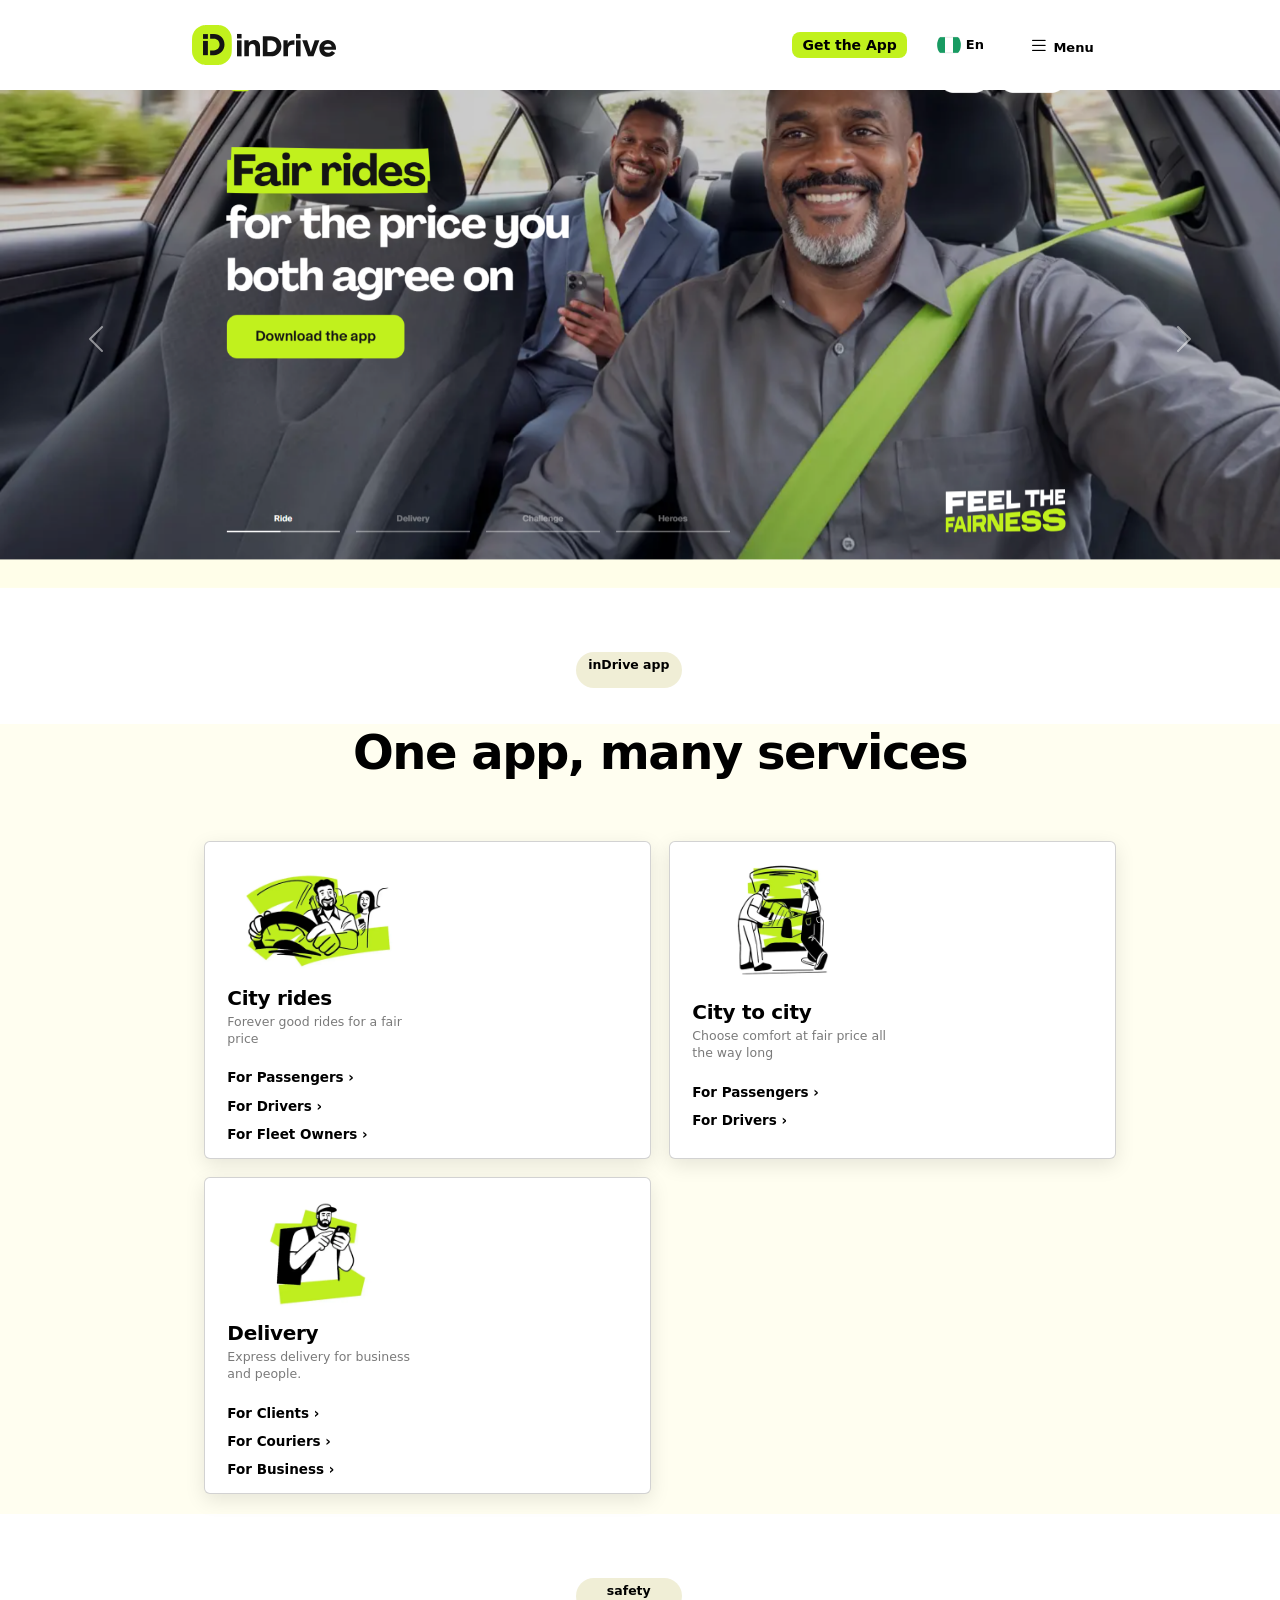
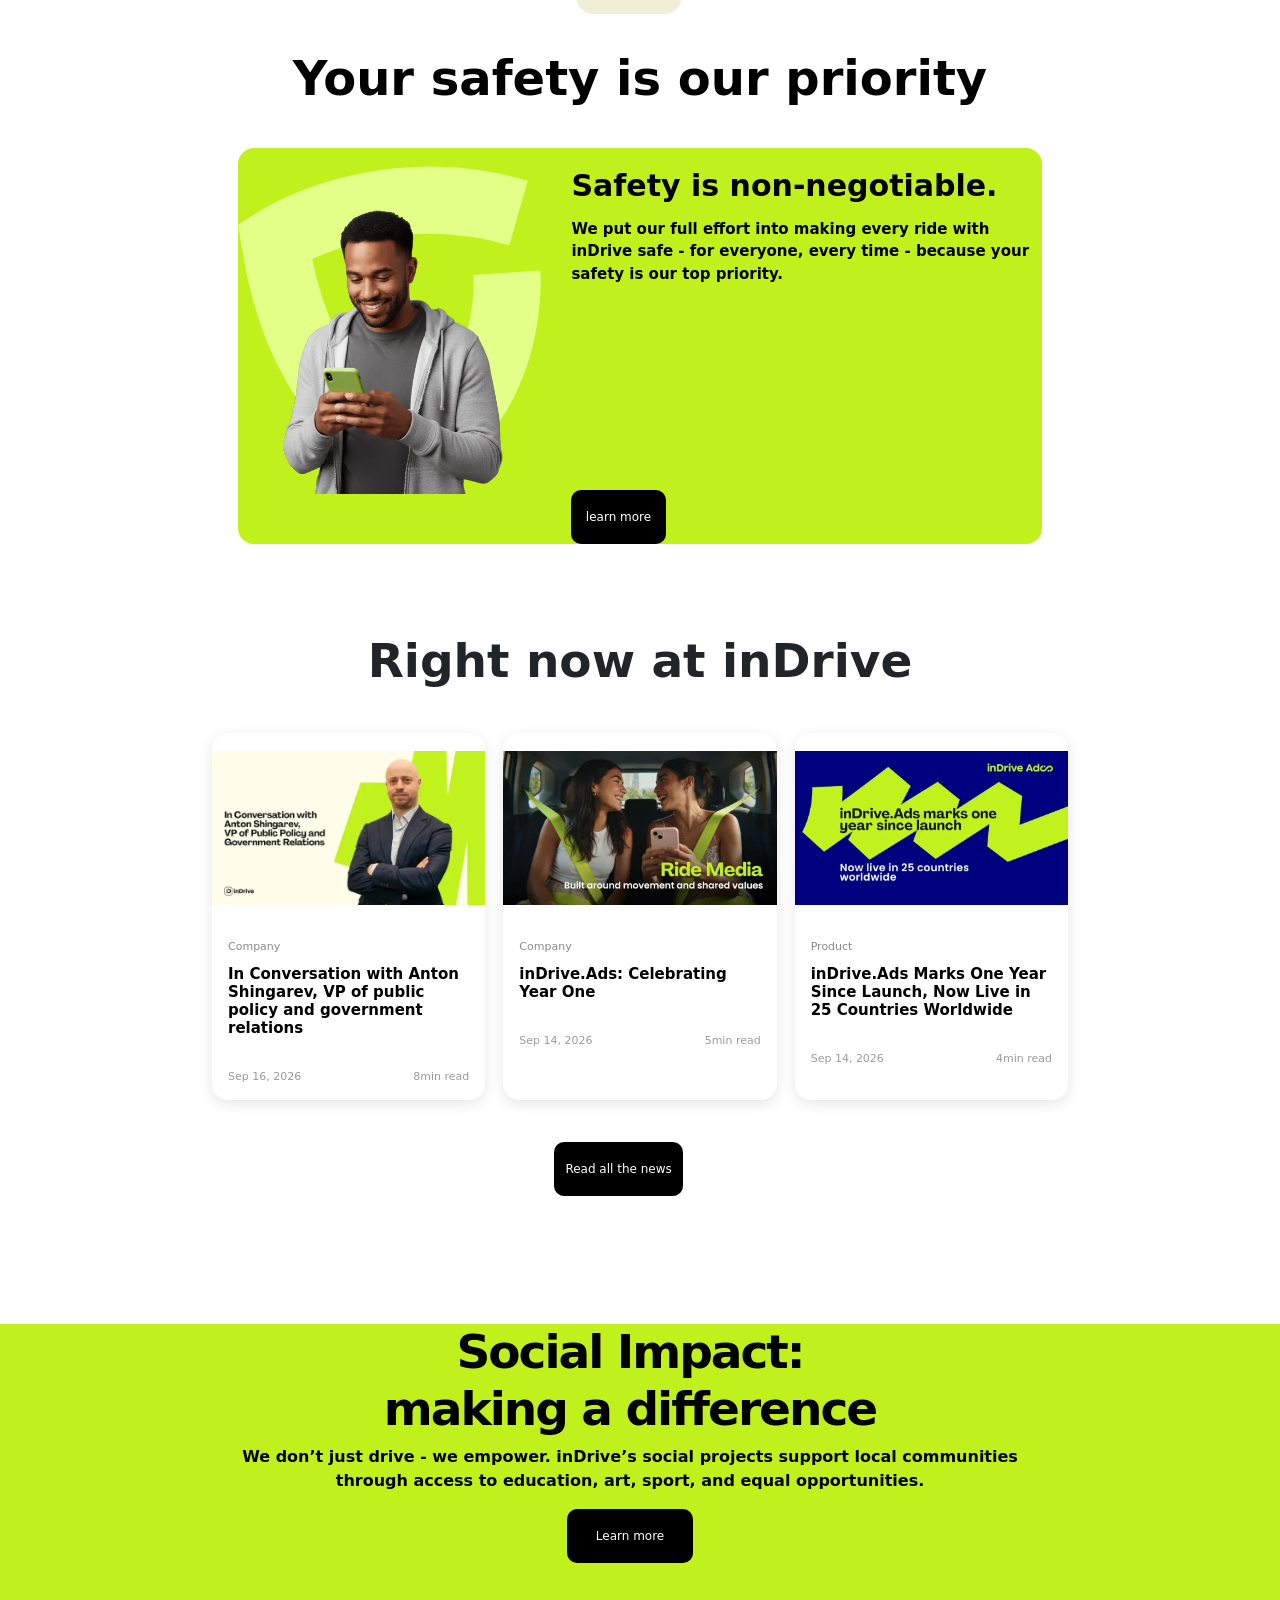
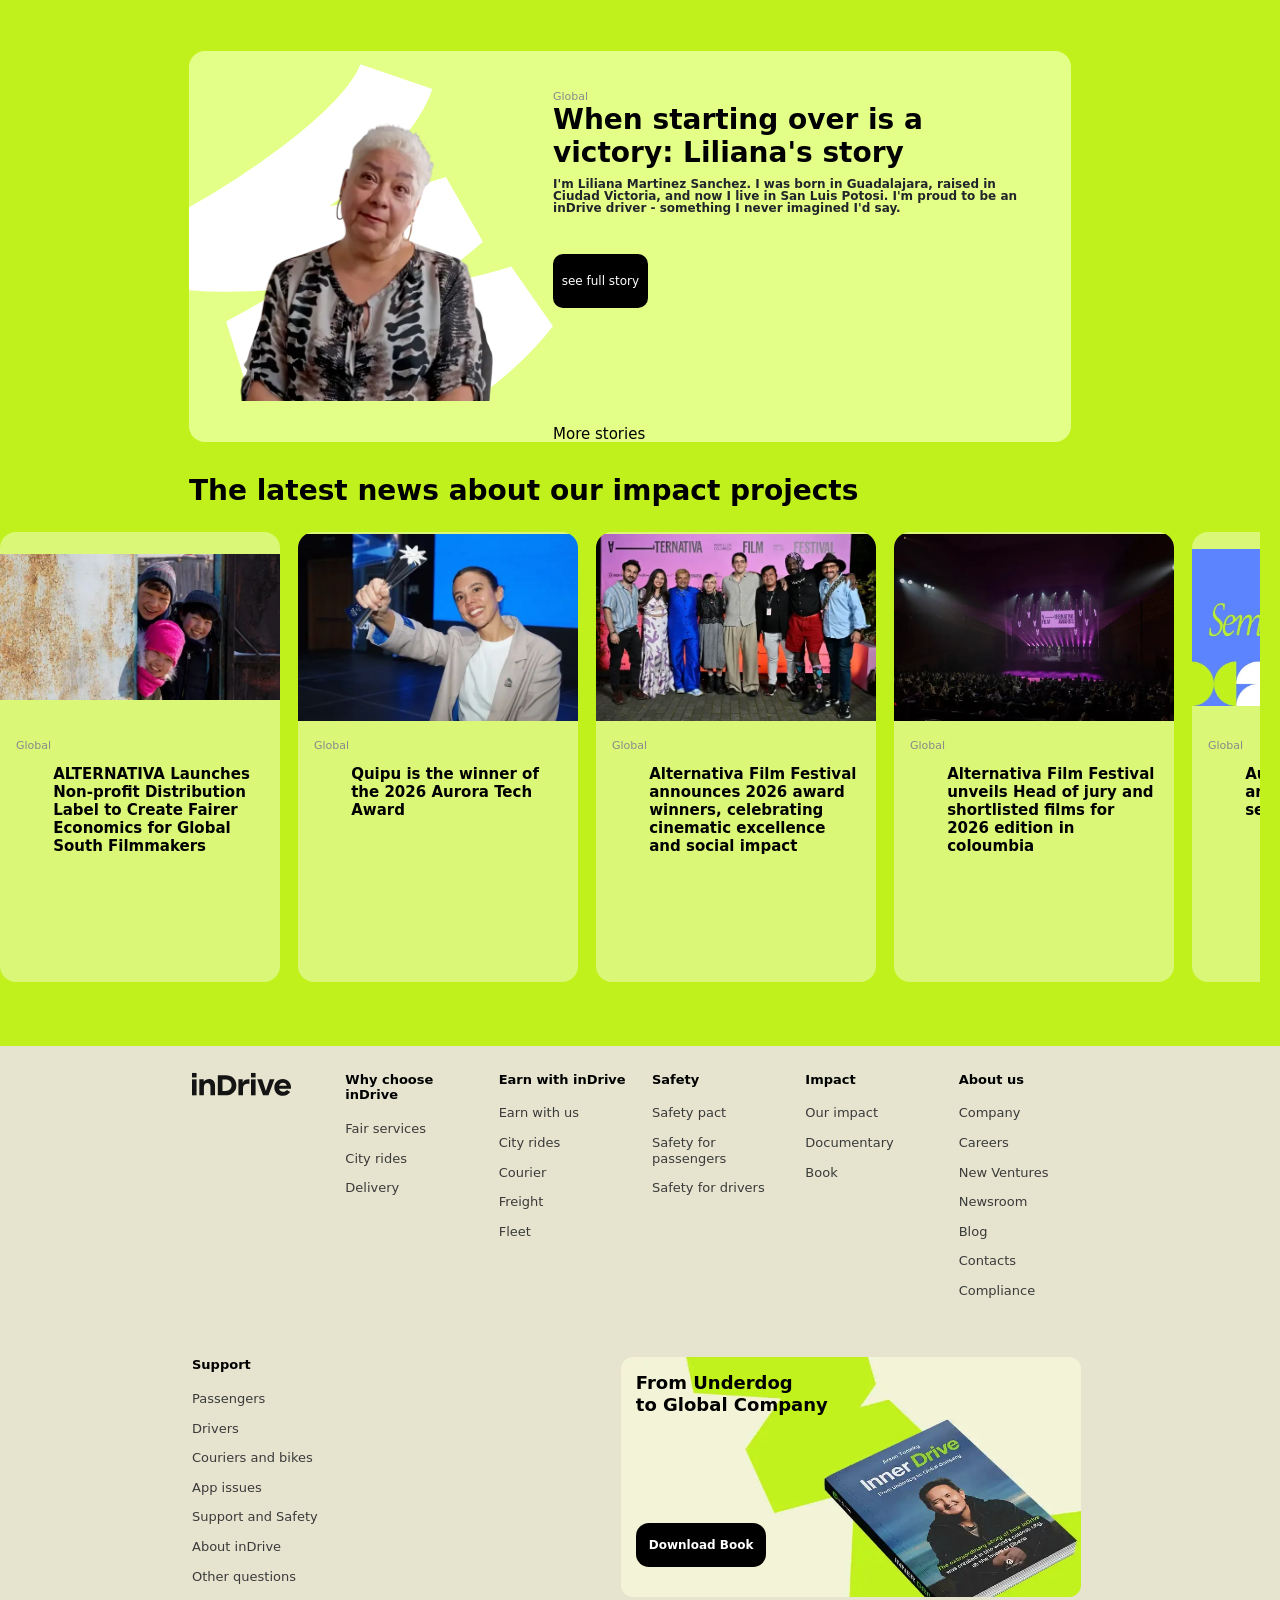
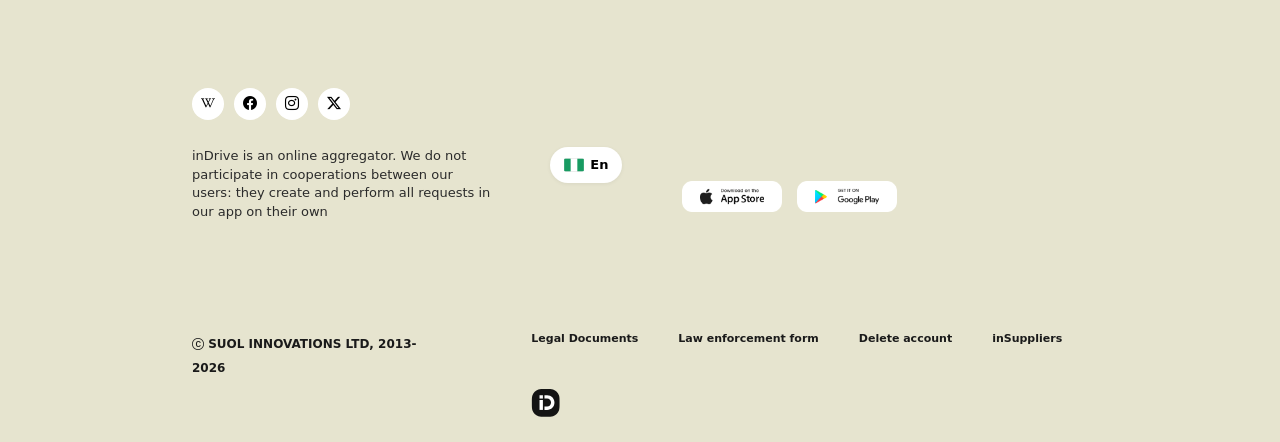
<file: index.html>
<!DOCTYPE html>
<html lang="en">

<head>
  <meta charset="UTF-8">
  <meta name="viewport" content="width=device-width, initial-scale=1.0">
  <title>inDrive.clone</title>
  <link rel="stylesheet" href="style.css">
  <link rel="shortcut icon" href="image/imgi_1_logo-icon (1).svg" type="image/x-icon">
  <link href="https://cdn.jsdelivr.net/npm/bootstrap@5.3.8/dist/css/bootstrap.min.css" rel="stylesheet"
    integrity="sha384-sRIl4kxILFvY47J16cr9ZwB07vP4J8+LH7qKQnuqkuIAvNWLzeN8tE5YBujZqJLB" crossorigin="anonymous">
  <script src="https://cdn.jsdelivr.net/npm/bootstrap@5.3.8/dist/js/bootstrap.bundle.min.js"
    integrity="sha384-FKyoEForCGlyvwx9Hj09JcYn3nv7wiPVlz7YYwJrWVcXK/BmnVDxM+D2scQbITxI"
    crossorigin="anonymous"></script>
  <script src="https://cdn.jsdelivr.net/npm/@popperjs/core@2.11.8/dist/umd/popper.min.js"
    integrity="sha384-I7E8VVD/ismYTF4hNIPjVp/Zjvgyol6VFvRkX/vR+Vc4jQkC+hVqc2pM8ODewa9r"
    crossorigin="anonymous"></script>
  <script src="https://cdn.jsdelivr.net/npm/bootstrap@5.3.8/dist/js/bootstrap.min.js"
    integrity="sha384-G/EV+4j2dNv+tEPo3++6LCgdCROaejBqfUeNjuKAiuXbjrxilcCdDz6ZAVfHWe1Y"
    crossorigin="anonymous"></script>
  <link rel="stylesheet" href="https://cdn.jsdelivr.net/npm/bootstrap-icons@1.13.1/font/bootstrap-icons.min.css">
</head>

<body>
  <header>
    <div class="logo"><img src="./image/imgi_1_logo-icon (1).svg" alt=""> <img src="./image/imgi_3_logo-name--dark.svg"
        alt="">
    </div>
    <div class="right">
      <button class="btn-lime">Get the App</button>
      <button class="btn-icon"> <img src="./image/imgi_4_NG.svg" alt=""> En</button>
      <button class="btn-icon"><i class="bi bi-list"></i> Menu
      <div class="drop">
        <div>Fare Services</div>
        <div>Earn with inDrive</div>
        <div>support</div>
        <div>safety</div>
        <div>impact</div>
        <div>AV Initiative</div>
        <div>About us</div>
        
      </div>
    </button>
    </div>
  </header>
  <div class="setting"></div>

  <!-- the hero page -->
  <section>
    <div id="carouselExampleAutoplaying" class="carousel slide" data-bs-ride="carousel">
      <div class="carousel-inner">
        <div class="carousel-item active">
          <img src="image/Screenshot 2026-10-14 042856.png" class="d-block w-100" alt="...">
          <div class="text">
          </div>
        </div>
        <div class="carousel-item">
          <img src="./image/Screenshot 2026-10-14 042655.png" class="d-block w-100" alt="...">
        </div>
        <div class="carousel-item">
          <img src="./image/Screenshot 2026-10-14 044114.png" class="d-block w-100" alt="...">
        </div>
        <div class="carousel-item">
          <img src="./image/Screenshot 2026-10-14 043935.png" class="d-block w-100" alt="...">
        </div>
      </div>
      <button class="carousel-control-prev" type="button" data-bs-target="#carouselExampleAutoplaying"
        data-bs-slide="prev">
        <span class="carousel-control-prev-icon" aria-hidden="true"></span>
        <span class="visually-hidden">Previous</span>
      </button>
      <button class="carousel-control-next" type="button" data-bs-target="#carouselExampleAutoplaying"
        data-bs-slide="next">
        <span class="carousel-control-next-icon" aria-hidden="true"></span>
        <span class="visually-hidden">Next</span>
      </button>
    </div>
  </section>



  <div class="mid">
    <button>
      <p>inDrive app</p>
    </button>
  </div>

  <section class="services">
    <h1 class="services-title">
      One app, many services
    </h1>

    <div class="grid">

    
      <div class="card">
        <div class="cardi">
          <img src="./image/imgi_16_image.webp" alt="City rides">
        </div>
        <div class="card-text">
          <h2>City rides</h2>
          <p>Forever good rides for a fair<br>price</p>
          <div class="links">
            <a href="#">For Passengers ›</a>
            <a href="#">For Drivers ›</a>
            <a href="/fleet.html">For Fleet Owners ›</a>
          </div>
        </div>
      </div>

      <!-- City to city -->
      <div class="card">
        <div class="cardi">
          <img src="image/imgi_18_image.webp" alt="">
        </div>
        <div class="card-text">
          <h2>City to city</h2>
          <p>Choose comfort at fair price all<br>the way long</p>
          <div class="links">
            <a href="#">For Passengers ›</a>
            <a href="#">For Drivers ›</a>
          </div>
        </div>
      </div>

      <!-- Delivery -->
      <div class="card">
        <div class="cardi">
          <img src="image/imgi_19_image.webp">
        </div>
        <div class="card-text">
          <h2>Delivery</h2>
          <p>Express delivery for business<br>and people.</p>
          <div class="links">
            <a href="#">For Clients ›</a>
            <a href="#">For Couriers ›</a>
            <a href="#">For Business ›</a>
          </div>
        </div>
      </div>

    </div>
  </section>
  <div class="mid">
    <button>
      <p>safety</p>
    </button>
  </div>
  <!-- safety section -->
  <div class="safety">
    <h2>Your safety is our priority</h2>
    <div class="safe">
      <div class="safetyy">
        <img src="image/imgi_21_image.webp" alt="">
      </div>
      <div class="safee">
        <h3>Safety is non-negotiable.</h3>
        <p>We put our full effort into making every ride with inDrive safe - for everyone, every time - because your
          safety is our top priority.</p>
        <button>learn more</button>
      </div>
    </div>
  </div>
  <!--'right now...' -->
  <section class="news">
    <h2>Right now at inDrive</h2>
    <div class="news-grid">

      <!-- Card 1 -->
      <article class="news-card">
        <div class="news-img">
          <img src="image/imgi_61_image.webp" alt="">
        </div>
        <div class="news-body">
          <span class="meta-top">Company</span>
          <h3 class="news-title">
            <a href="#">In Conversation with Anton Shingarev, VP of public policy and government relations</a>
          </h3>
          <div class="news-foot">
            <span>Sep 16, 2026</span>
            <span> 8min read</span>
          </div>
        </div>
      </article>

      <!-- Card 2 -->
      <article class="news-card">
        <div class="news-img">
          <img src="image/imgi_24_image.webp" alt="">
        </div>
        <div class="news-body">
          <span class="meta-top">Company</span>
          <h3 class="news-title">
            <a href="#">inDrive.Ads: Celebrating Year One</a>
          </h3>
          <div class="news-foot">
            <span>Sep 14, 2026</span>
            <span>5min read</span>
          </div>
        </div>
      </article>

      <!-- Card 3 -->
      <article class="news-card">
        <div class="news-img">
          <img src="image/imgi_25_image.webp" alt="Ads">
        </div>
        <div class="news-body">
          <span class="meta-top">Product</span>
          <h3 class="news-title">
            <a href="#">inDrive.Ads Marks One Year Since Launch, Now Live in 25 Countries Worldwide</a>
          </h3>
          <div class="news-foot">
            <span>Sep 14, 2026</span>
            <span> 4min read</span>
          </div>
        </div>
      </article>

    </div>
    <button>Read all the news</button>
  </section>
  <section class="diff">
    <div class="diff-text">
      <h2>Social Impact: <br> making a difference</h2>
      <p>We don’t just drive - we empower. inDrive’s social projects support local communities <br> through access to
        education, art, sport, and equal opportunities.</p>
      <button>Learn more</button>
    </div>
    <div class="diff-lime">
      <div class="diff-img">
        <img src="image/imgi_109_image.webp" alt="">
      </div>
      <div class="diff-global">
        <span>Global</span>
        <h3>When starting over is a <br>victory: Liliana's story </h3>
        <p>I'm Liliana Martinez Sanchez. I was born in Guadalajara, raised in Ciudad Victoria, and now I live in San
          Luis Potosi. I'm proud to be an inDrive driver - something I never imagined I'd say.</p>
        <button>see full story</button>
        <div class="more"><a href="#">More stories</a></div>
      </div>

    </div>

    <div class="latest">
      <h3>The latest news about our impact projects </h3>
      <div class="news-scroll">
        <!-- 1st articule -->
        <article class="scroll-container">
          <div class="scroll-image">
            <img src="image/imgi_34_image.webp" alt="">
          </div>
          <div class="scroll-body">
            <span class="topper">Global</span>
            <h3 class="scroll-title">
              <a href="#">ALTERNATIVA Launches Non-profit Distribution Label to Create Fairer Economics for Global South
                Filmmakers</a>
            </h3>
          </div>
        </article>
        <!-- article 2 -->
        <article class="scroll-container">
          <div class="scroll-image">
            <img src="image/imgi_35_image.webp" alt="">
          </div>
          <div class="scroll-body">
            <span class="topper">Global</span>
            <h3 class="scroll-title">
              <a href="#">Quipu is the winner of the 2026 Aurora Tech Award</a>
            </h3>
          </div>
        </article>
        <!-- article 3 -->
        <article class="scroll-container">
          <div class="scroll-image">
            <img src="image/imgi_36_image.webp" alt="">
          </div>
          <div class="scroll-body">
            <span class="topper">Global</span>
            <h3 class="scroll-title">
              <a href="#">Alternativa Film Festival announces 2026 award winners, celebrating cinematic excellence and
                social impact</a>
            </h3>
          </div>
        </article>
        <!-- article 4 -->
        <article class="scroll-container">
          <div class="scroll-image">
            <img src="image/imgi_37_image.webp" alt="">
          </div>
          <div class="scroll-body">
            <span class="topper">Global</span>
            <h3 class="scroll-title">
              <a href="#">Alternativa Film Festival unveils Head of jury and shortlisted films for 2026 edition in
                coloumbia</a>
            </h3>
          </div>
        </article>
        <!-- article 5 -->
        <article class="scroll-container">
          <div class="scroll-image">
            <img src="image/imgi_38_image.webp" alt="">
          </div>
          <div class="scroll-body">
            <span class="topper">Global</span>
            <h3 class="scroll-title">
              <a href="#">AuroraTech Award announces top 30 semifinalists for 2026</a>
            </h3>
          </div>
        </article>
        <!-- article 6 -->
        <article class="scroll-container">
          <div class="scroll-image">
            <img src="image/imgi_39_image.webp" alt="">
          </div>
          <div class="scroll-body">
            <span class="topper">Global</span>
            <h3 class="scroll-title">
              <a href="#">"Start with a problem that matters deeply to you":Aaurora Tech Award winner Loretxu Garcia
                Arraztoa on her startup,career journey and advice for other founders</a>
            </h3>
          </div>
        </article>
        <!-- article 7 -->
        <article class="scroll-container">
          <div class="scroll-image">
            <img src="image/imgi_40_image.webp" alt="">
          </div>
          <div class="scroll-body">
            <span class="topper">Global</span>
            <h3 class="scroll-title">
              <a href="#">One small ride for our passengers; one giant leap for women entrepreneurs</a>
            </h3>
          </div>
        </article>
        <!-- article 8 -->
        <article class="scroll-container">
          <div class="scroll-image">
            <img src="image/imgi_41_image.webp" alt="">
          </div>
          <div class="scroll-body">
            <span class="topper">Global</span>
            <h3 class="scroll-title">
              <a href="#">Aurora Tech: our 2025 Winner</a>
            </h3>
          </div>
        </article>
        <!-- article 9 -->
        <article class="scroll-container">
          <div class="scroll-image">
            <img src="image/imgi_42_image.webp" alt="">
          </div>
          <div class="scroll-body">
            <span class="topper">Global</span>
            <h3 class="scroll-title">
              <a href="#">Aurora Tech Award 2025 Announces Groundbreaking Finalists</a>
            </h3>
          </div>
        </article>
        <!-- article 10 -->
        <article class="scroll-container">
          <div class="scroll-image">
            <img src="image/imgi_43_image.webp" alt="">
          </div>
          <div class="scroll-body">
            <span class="topper">Global</span>
            <h3 class="scroll-title">
              <a href="#">Mentors matter: meet the mentors who'll guide Aurora Tech finalists</a>
            </h3>
          </div>
        </article>
        <article class="scroll-container last">
          <div class="last">
            <h3>Learn more about our impact story</h3>
            <button>Read all the news</button>
          </div>
        </article>

      </div>
    </div>

  </section>
  <footer class="footer">
    <div class="footer-top">
      <div><img src="/image/imgi_3_logo-name--dark.svg" alt=""></div>

      <!-- Col 1 -->
      <div class="col">
        <h4>Why choose inDrive</h4>
        <a href="./fair-services.html">Fair services</a>
        <a href="#">City rides</a>
        <a href="#">Delivery</a>
      </div>

      <!-- Col 2 -->
      <div class="col">
        <h4>Earn with inDrive</h4>
        <a href="#">Earn with us</a>
        <a href="#">City rides</a>
        <a href="#">Courier</a>
        <a href="#">Freight</a>
        <a href="./fleet.html">Fleet</a>
      </div>

      <!-- Col 3 -->
      <div class="col">
        <h4>Safety</h4>
        <a href="#">Safety pact</a>
        <a href="#">Safety for passengers</a>
        <a href="#">Safety for drivers</a>
      </div>

      <!-- Col 4 -->
      <div class="col">
        <h4>Impact</h4>
        <a href="#">Our impact</a>
        <a href="#">Documentary</a>
        <a href="./books.html">Book</a>
      </div>

      <!-- Col 5 -->
      <div class="col">
        <h4>About us</h4>
        <a href="#">Company</a>
        <a href="#">Careers</a>
        <a href="#">New Ventures</a>
        <a href="#">Newsroom</a>
        <a href="#">Blog</a>
        <a href="./contact.html">Contacts</a>
        <a href="#">Compliance</a>
      </div>
    </div>

    <div class="footer-bottom">
      <div class="col">
        <h4>Support</h4>
        <a href="#">Passengers</a>
        <a href="#">Drivers</a>
        <a href="#">Couriers and bikes</a>
        <a href="#">App issues</a>
        <a href="#">Support and Safety</a>
        <a href="#">About inDrive</a>
        <a href="#">Other questions</a>
      </div>

      <div class="book">
        <div class="book-content">
          <h3>From Underdog<br>to Global Company</h3>
          <button>Download Book</button>
        </div>
      </div>
    </div>

    <div class="footer-social">
      <a href="#" class="social"><i class="bi bi-wikipedia"></i></a>
      <a href="#" class="social"><i class="bi bi-facebook"></i></a>
      <a href="#" class="social"><i class="bi bi-instagram"></i></a>
      <a href="#" class="social"><i class="bi bi-twitter-x"></i></a>
    </div>
    <div class="fot">
      <div>
        <p class="disclaimer">
          inDrive is an online aggregator. We do not<br>
          participate in cooperations between our<br>
          users: they create and perform all requests in<br>
          our app on their own
        </p>
      </div>


      <div>
        <button class="lang">
          <div class="lang-image">
            <img class="flag" src="/image/imgi_4_NG.svg" alt="">
          </div> En
        </button>
      </div>

      <div class="STORE">
        <div class="stores">
          <img src="/image/appStore.13rh-5r8ebl.b.png" alt="">
        </div>
        <div class="stores">
          <img src="/image/googlePlay.10a42l7j6egjk.png" alt="">
        </div>
      </div>

    </div>
    <div class="copy-legal">
      <div>
        <span class="copy"> <i class="bi bi-c-circle"></i> SUOL INNOVATIONS LTD, 2013-2026</span>
      </div>
      <div class="legal">
        <a href="#">Legal Documents</a>
        <a href="#">Law enforcement form</a>
        <a href="#">Delete account</a>
        <a href="#">inSuppliers</a>
        <div><img src="/image/imgi_50_logo-icon--dark.svg" alt=""></div>
      </div>
    </div>
  </footer>
</body>

</html>
</file>
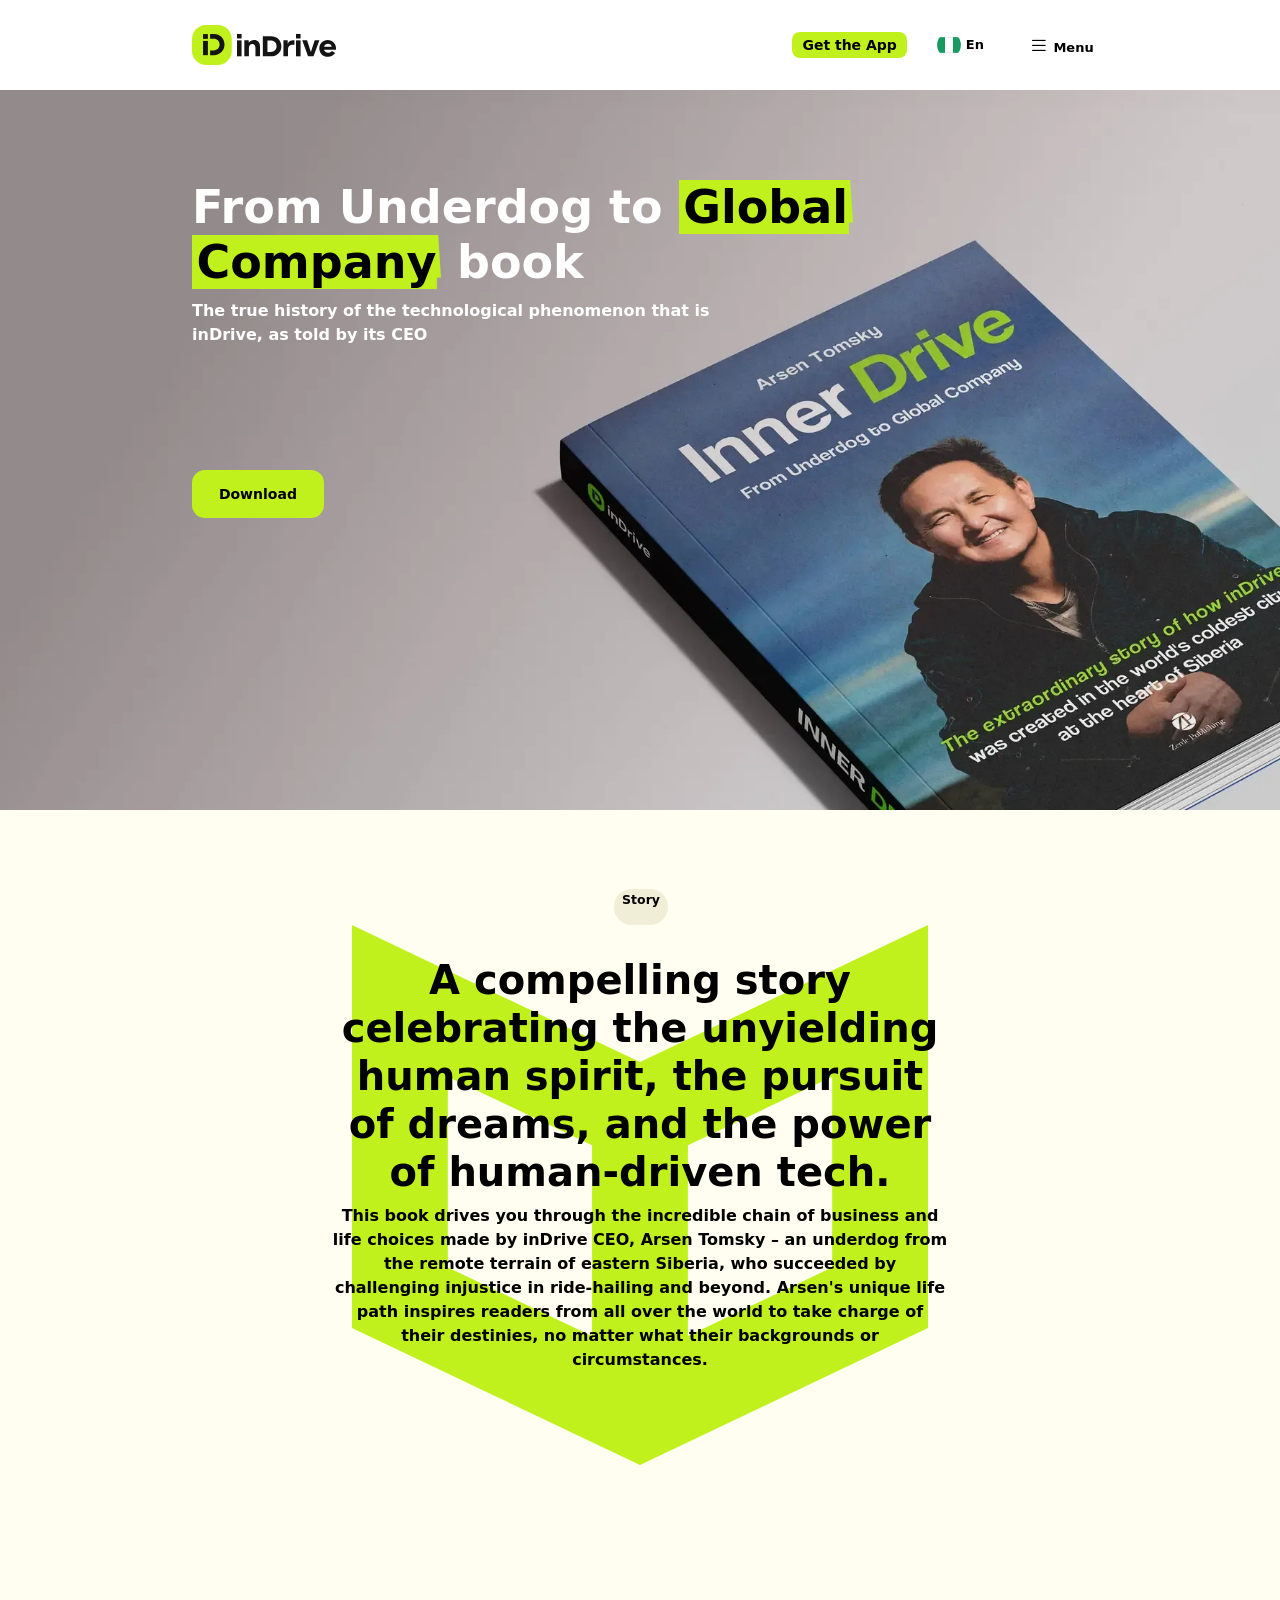
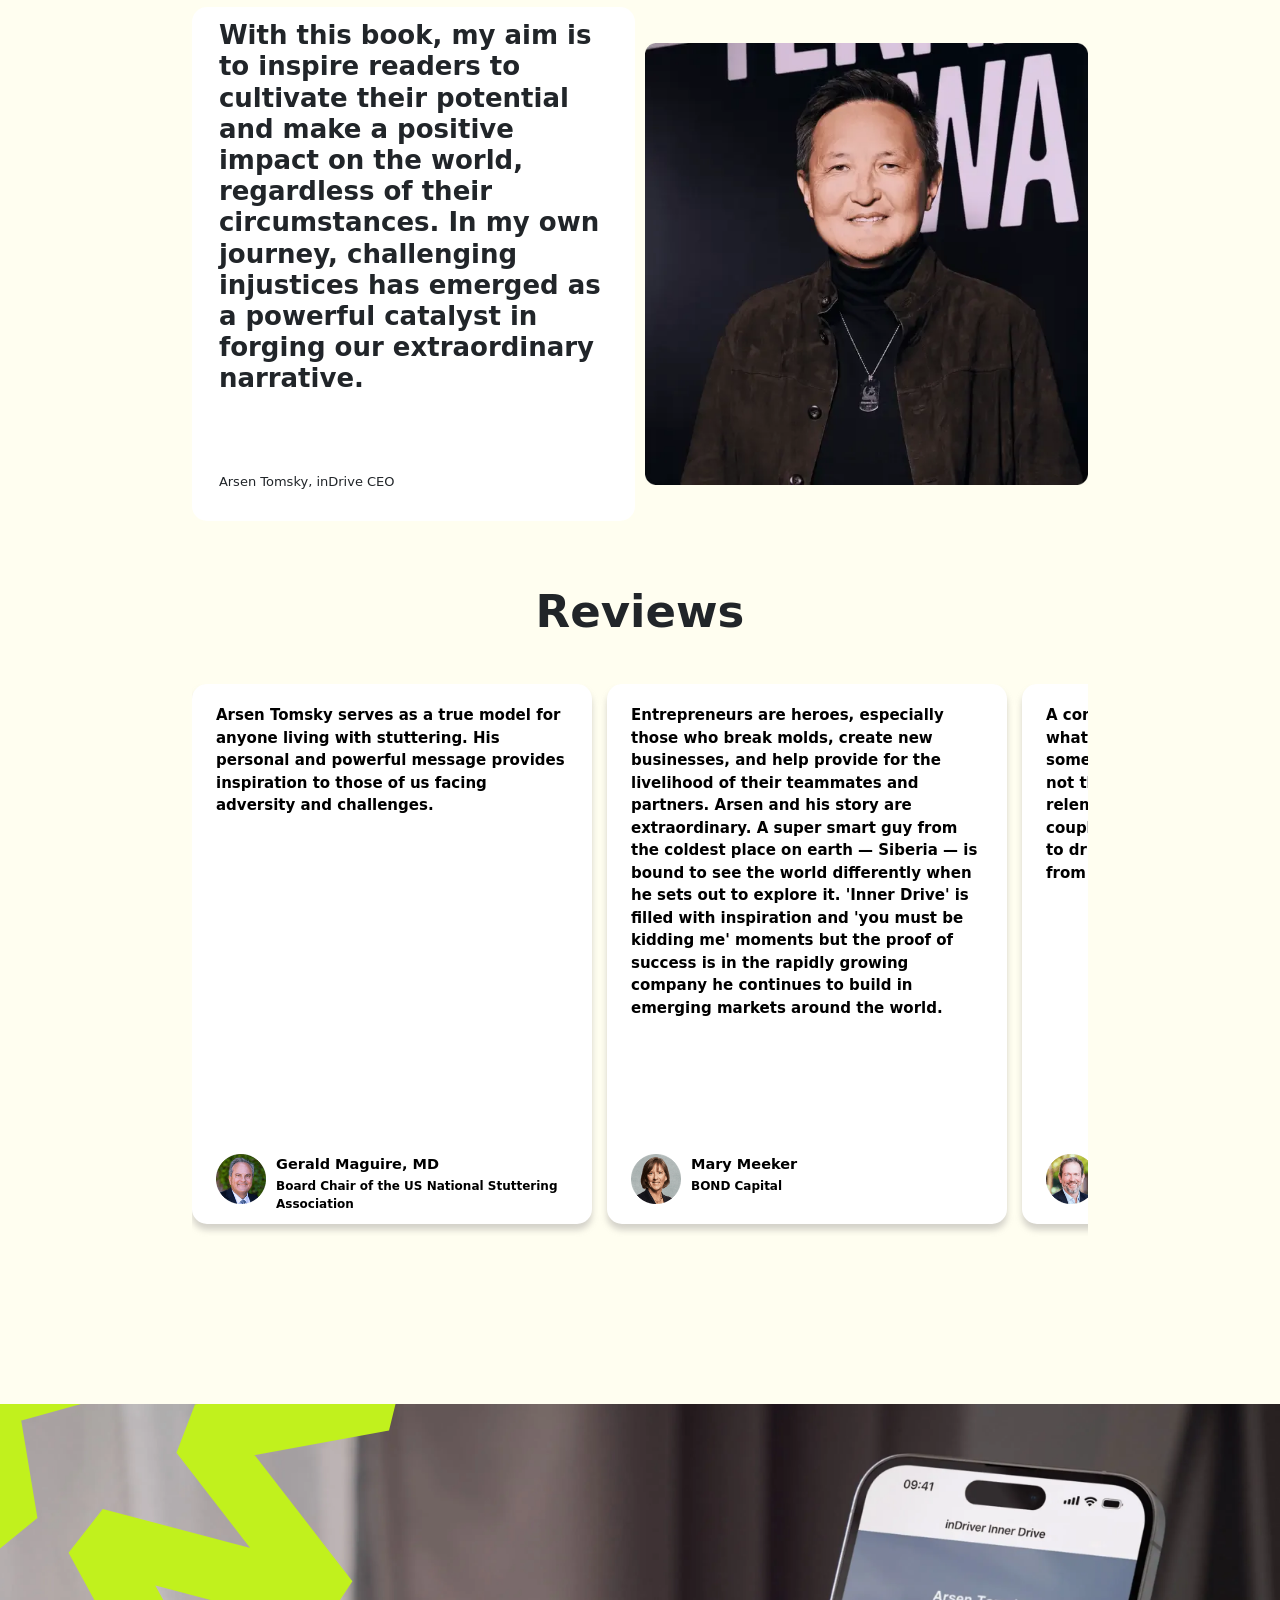
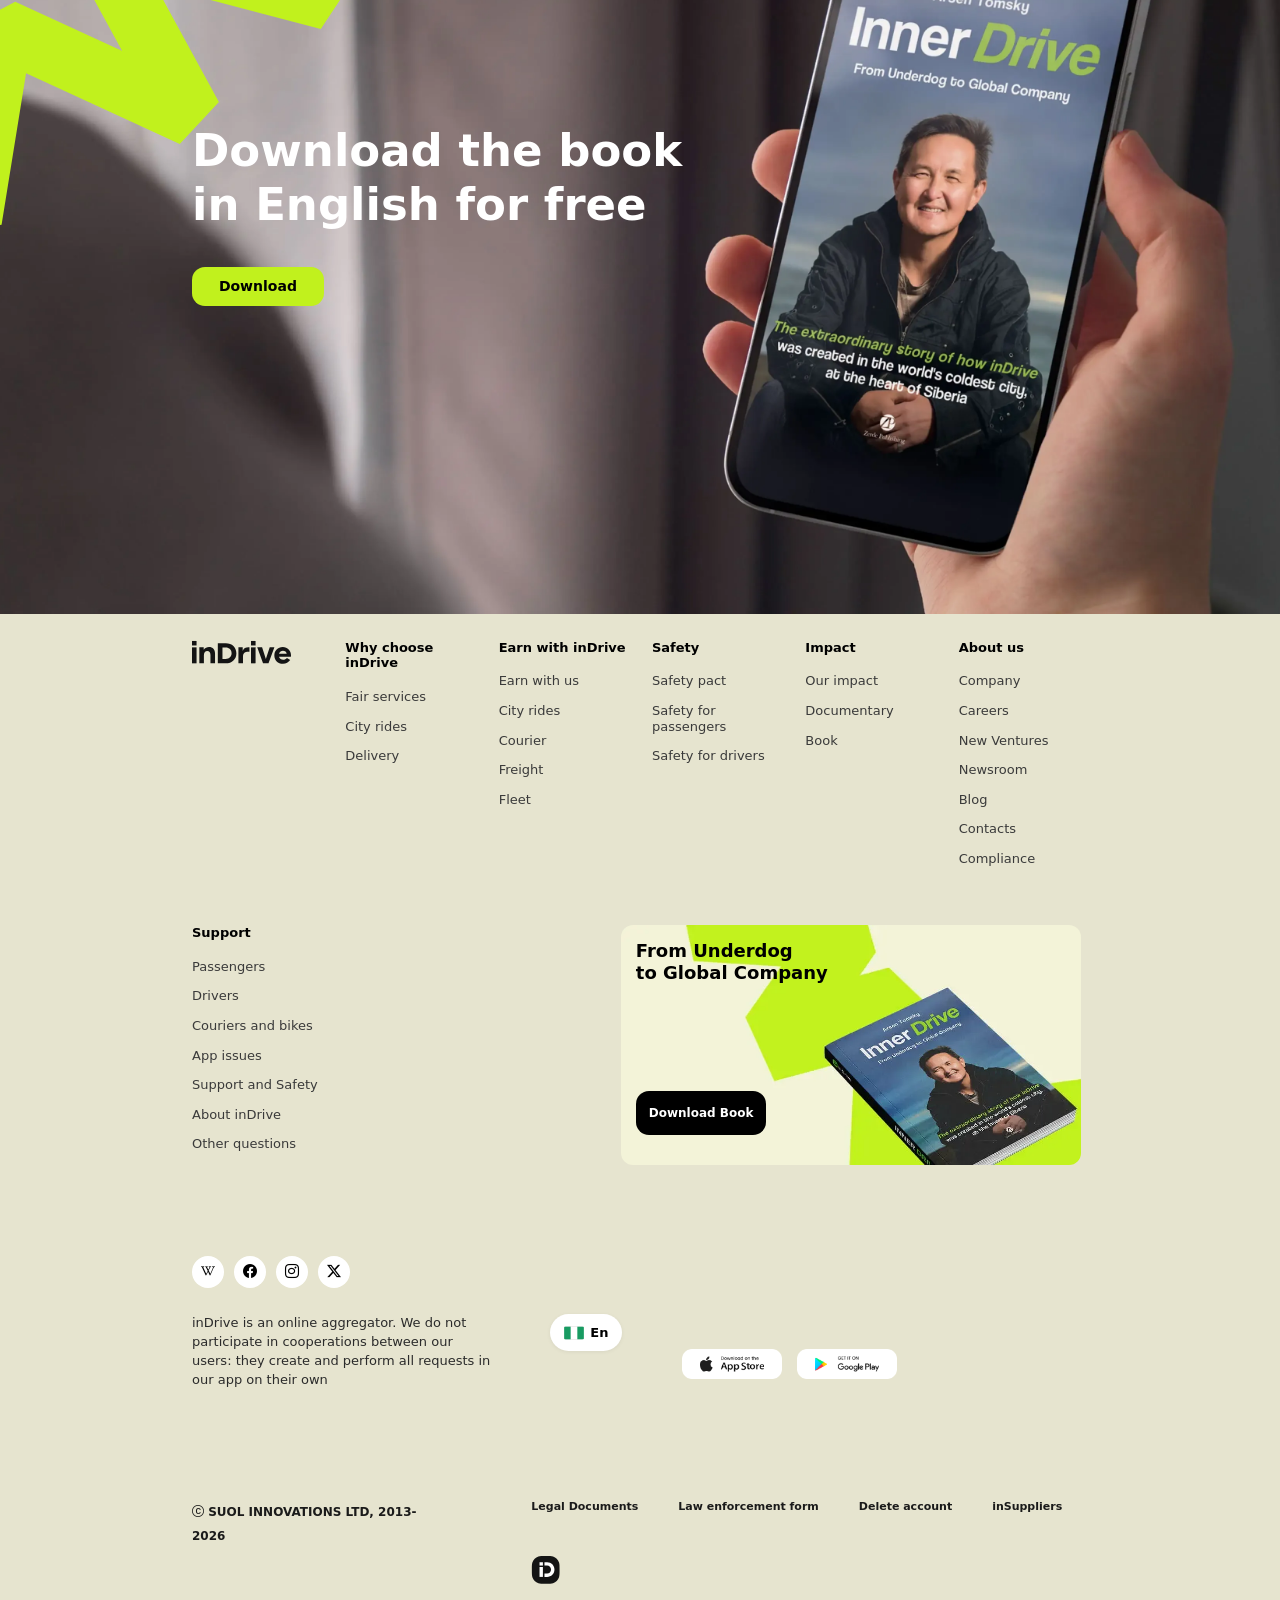
<file: books.html>
<!DOCTYPE html>
<html lang="en">

<head>
  <meta charset="UTF-8">
  <meta name="viewport" content="width=device-width, initial-scale=1.0">
  <title>inDrive.Clone.Books</title>
  <link rel="stylesheet" href="books.css">
  <link rel="shortcut icon" href="image/imgi_1_logo-icon (1).svg" type="image/x-icon">
  <link href="https://cdn.jsdelivr.net/npm/bootstrap@5.3.8/dist/css/bootstrap.min.css" rel="stylesheet"
    integrity="sha384-sRIl4kxILFvY47J16cr9ZwB07vP4J8+LH7qKQnuqkuIAvNWLzeN8tE5YBujZqJLB" crossorigin="anonymous">
  <script src="https://cdn.jsdelivr.net/npm/bootstrap@5.3.8/dist/js/bootstrap.bundle.min.js"
    integrity="sha384-FKyoEForCGlyvwx9Hj09JcYn3nv7wiPVlz7YYwJrWVcXK/BmnVDxM+D2scQbITxI"
    crossorigin="anonymous"></script>
  <script src="https://cdn.jsdelivr.net/npm/@popperjs/core@2.11.8/dist/umd/popper.min.js"
    integrity="sha384-I7E8VVD/ismYTF4hNIPjVp/Zjvgyol6VFvRkX/vR+Vc4jQkC+hVqc2pM8ODewa9r"
    crossorigin="anonymous"></script>
  <script src="https://cdn.jsdelivr.net/npm/bootstrap@5.3.8/dist/js/bootstrap.min.js"
    integrity="sha384-G/EV+4j2dNv+tEPo3++6LCgdCROaejBqfUeNjuKAiuXbjrxilcCdDz6ZAVfHWe1Y"
    crossorigin="anonymous"></script>
  <link rel="stylesheet" href="https://cdn.jsdelivr.net/npm/bootstrap-icons@1.13.1/font/bootstrap-icons.min.css">
</head>

<body>
  <header>
    <div class="logo"><img src="./image/imgi_1_logo-icon (1).svg" alt=""> <img src="./image/imgi_3_logo-name--dark.svg"
        alt="">
    </div>
    <div class="right">
      <button class="btn-lime">Get the App</button>
      <button class="btn-icon"> <img src="./image/imgi_4_NG.svg" alt=""> En</button>
      <button class="btn-icon"><i class="bi bi-list"></i> Menu
      <div class="drop">
        <div>Fare Services</div>
        <div>Earn with inDrive</div>
        <div>support</div>
        <div>safety</div>
        <div>impact</div>
        <div>AV Initiative</div>
        <div>About us</div>
        
      </div>
    </button>
    </div>
  </header>
  <section class="arsen">
    <h2>From Underdog to <span class="fair-span">Global</span> <br><span class="fair-span">Company</span> book</h2>
    <p>The true history of the technological phenomenon that is <br> inDrive, as told by its CEO</p>
    <button>Download</button>
  </section>
  <div class="mid">
    <button>
      <p>Story</p>
    </button>
  </div>
  <div class="story">
    <div class="story-line">
      <h2>A compelling story celebrating the unyielding human spirit, the pursuit of dreams, and the power of
        human-driven
        tech.</h2>
      <p>This book drives you through the incredible chain of business and life choices made by inDrive CEO, Arsen
        Tomsky
        – an underdog from the remote terrain of eastern Siberia, who succeeded by challenging injustice in ride-hailing
        and beyond. Arsen's unique life path inspires readers from all over the world to take charge of their destinies,
        no matter what their backgrounds or circumstances.</p>
    </div>
  </div>
  <div class="motive">
    <div class="motive-text">
      <h3>With this book, my aim is to inspire readers to cultivate their potential and make a positive impact on the
        world, regardless of their circumstances. In my own journey, challenging injustices has emerged as a powerful
        catalyst in forging our extraordinary narrative.</h3>
      <p>Arsen Tomsky, inDrive CEO</p>
    </div>
    <div class="motive-img">
      <img src="book-img/imgi_45_image.webp" alt="">
    </div>
  </div>
  <div class="review">
    <h2>Reviews</h2>
    <div class="review-scroll">
      <div class="review-ctn">
        <p>Arsen Tomsky serves as a true model for anyone living with stuttering. His personal and powerful message
          provides inspiration to those of us facing adversity and challenges.</p>
        <div class="reviews">
          <div class="review-img"><img src="book-img/imgi_16_019ae8f9-c941-7e69-a117-645e0e5583cb.png" alt=""></div>
          <div class="md">
            <p>Gerald Maguire, MD</p>
            <p class="m-d">Board Chair of the US National Stuttering Association</p>
          </div>
        </div>
      </div>
      <div class="review-ctn">
        <p>Entrepreneurs are heroes, especially those who break molds, create new businesses, and help provide for the livelihood of their teammates and partners. Arsen and his story are extraordinary. A super smart guy from the coldest place on earth — Siberia — is bound to see the world differently when he sets out to explore it. 'Inner Drive' is filled with inspiration and 'you must be kidding me' moments but the proof of success is in the rapidly growing company he continues to build in emerging markets around the world.</p>
        <div class="reviews">
          <div class="review-img"><img src="book-img/imgi_17_019ae8f9-d1f3-7c97-8407-4db3a23069b4.png" alt=""></div>
          <div class="md">
            <p>Mary Meeker</p>
            <p class="m-d">BOND Capital</p>
          </div>
        </div>
      </div>
      <div class="review-ctn">
        <p>A compelling and moving account of what can be accomplished when someone focuses on the opportunities, not the obstacles. Arsen Tomsky's relentlessly creative and curious mind is coupled with a positive spirit motivated to drive positive change in the world, from Siberia to Latin America and Africa.</p>
        <div class="reviews">
          <div class="review-img"><img src="book-img/imgi_18_019ae8f9-d113-7ef3-9a1b-9bf49e5abf5d.png" alt=""></div>
          <div class="md">
            <p>Jesper B. Sorensen</p>
            <p class="m-d">Senior Associate Dean for Academic Affairs, Stanford University</p>
          </div>
        </div>
      </div>
      <div class="review-ctn">
        <p>The future of our world depends on those who create and develop solutions to address pressing global issues. A fairer world and future rest on the shoulders of individuals like these. The captivating story of inDrive, presented in this book, serves as an excellent, motivating example of a team that started from "below 0" in every sense, and achieved greater and greater things through a constant vector of positive impact on the world.</p>
        <div class="reviews">
          <div class="review-img"><img src="book-img/imgi_19_019ae8f9-cb82-7c15-b113-db420ab85eaf.png" alt=""></div>
          <div class="md">
            <p>David Gorodyansky</p>
            <p class="m-d">Founder of AnchorFree and creator of Hotspot Shield, the world's most popular VPN service.</p>
          </div>
        </div>
      </div>

    </div>

  </div>
  </div>
  <section class="books">
        <div class="over"><img src="fair-img/layer.svg" alt=""></div>
        <div class="glo-book">
            <h2>Download the book <br> in English for free</h2>
            <button>Download</button>
        </div>
        
    </section>
     <footer class="footer">
    <div class="footer-top">
      <div><img src="/image/imgi_3_logo-name--dark.svg" alt=""></div>

      <!-- Col 1 -->
      <div class="col">
        <h4>Why choose inDrive</h4>
        <a href="#">Fair services</a>
        <a href="#">City rides</a>
        <a href="#">Delivery</a>
      </div>

      <!-- Col 2 -->
      <div class="col">
        <h4>Earn with inDrive</h4>
        <a href="#">Earn with us</a>
        <a href="#">City rides</a>
        <a href="#">Courier</a>
        <a href="#">Freight</a>
        <a href="#">Fleet</a>
      </div>

      <!-- Col 3 -->
      <div class="col">
        <h4>Safety</h4>
        <a href="#">Safety pact</a>
        <a href="#">Safety for passengers</a>
        <a href="#">Safety for drivers</a>
      </div>

      <!-- Col 4 -->
      <div class="col">
        <h4>Impact</h4>
        <a href="#">Our impact</a>
        <a href="#">Documentary</a>
        <a href="#">Book</a>
      </div>

      <!-- Col 5 -->
      <div class="col">
        <h4>About us</h4>
        <a href="#">Company</a>
        <a href="#">Careers</a>
        <a href="#">New Ventures</a>
        <a href="#">Newsroom</a>
        <a href="#">Blog</a>
        <a href="#">Contacts</a>
        <a href="#">Compliance</a>
      </div>
    </div>

    <div class="footer-bottom">
      <div class="col">
        <h4>Support</h4>
        <a href="#">Passengers</a>
        <a href="#">Drivers</a>
        <a href="#">Couriers and bikes</a>
        <a href="#">App issues</a>
        <a href="#">Support and Safety</a>
        <a href="#">About inDrive</a>
        <a href="#">Other questions</a>
      </div>

      <div class="book">
        <div class="book-content">
          <h3>From Underdog<br>to Global Company</h3>
          <button>Download Book</button>
        </div>
      </div>
    </div>

    <div class="footer-social">
      <a href="#" class="social"><i class="bi bi-wikipedia"></i></a>
      <a href="#" class="social"><i class="bi bi-facebook"></i></a>
      <a href="#" class="social"><i class="bi bi-instagram"></i></a>
      <a href="#" class="social"><i class="bi bi-twitter-x"></i></a>
    </div>
    <div class="fot">
      <div>
        <p class="disclaimer">
          inDrive is an online aggregator. We do not<br>
          participate in cooperations between our<br>
          users: they create and perform all requests in<br>
          our app on their own
        </p>
      </div>


      <div>
        <button class="lang">
          <div class="lang-image">
            <img class="flag" src="/image/imgi_4_NG.svg" alt="">
          </div> En
        </button>
      </div>

      <div class="STORE">
        <div class="stores">
          <img src="/image/appStore.13rh-5r8ebl.b.png" alt="">
        </div>
        <div class="stores">
          <img src="/image/googlePlay.10a42l7j6egjk.png" alt="">
        </div>
      </div>

    </div>
    <div class="copy-legal">
      <div>
        <span class="copy"> <i class="bi bi-c-circle"></i> SUOL INNOVATIONS LTD, 2013-2026</span>
      </div>
      <div class="legal">
        <a href="#">Legal Documents</a>
        <a href="#">Law enforcement form</a>
        <a href="#">Delete account</a>
        <a href="#">inSuppliers</a>
        <div><img src="/image/imgi_50_logo-icon--dark.svg" alt=""></div>
      </div>
    </div>
  </footer>

</body>

</html>
</file>
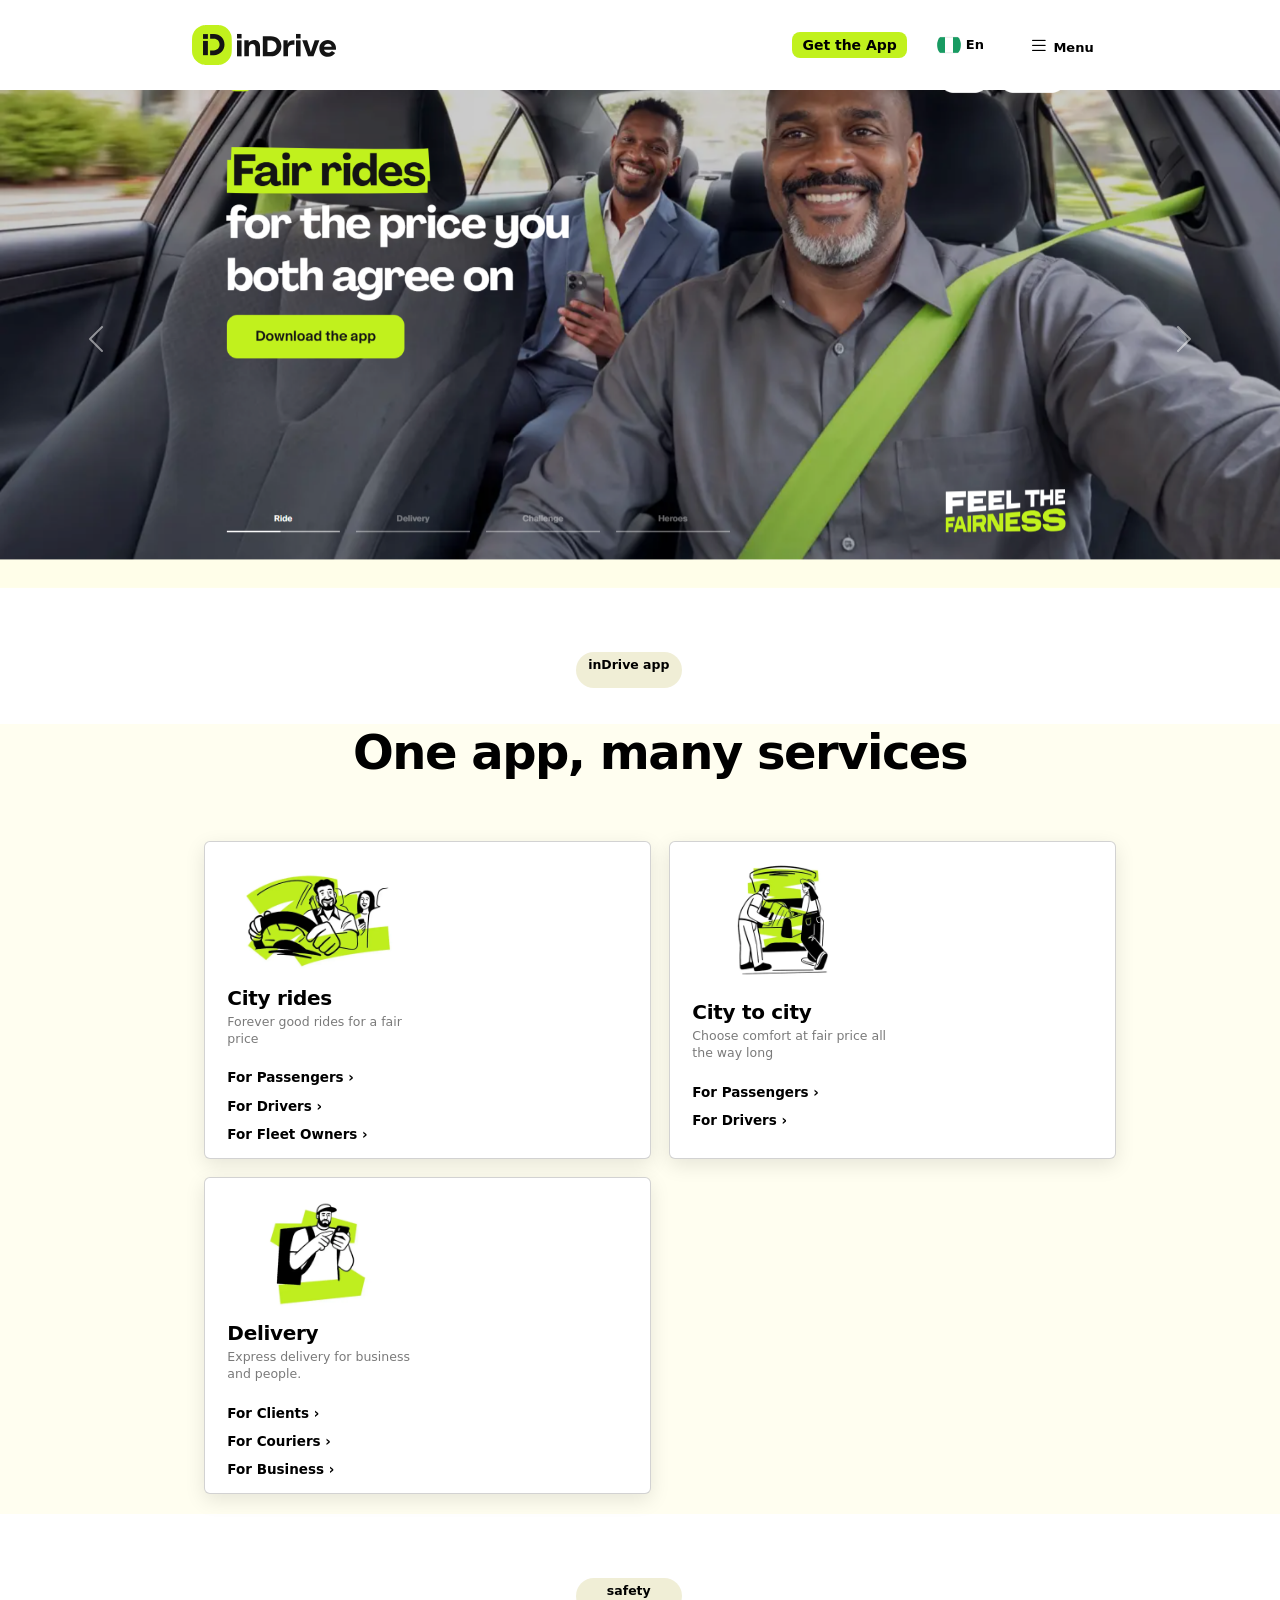
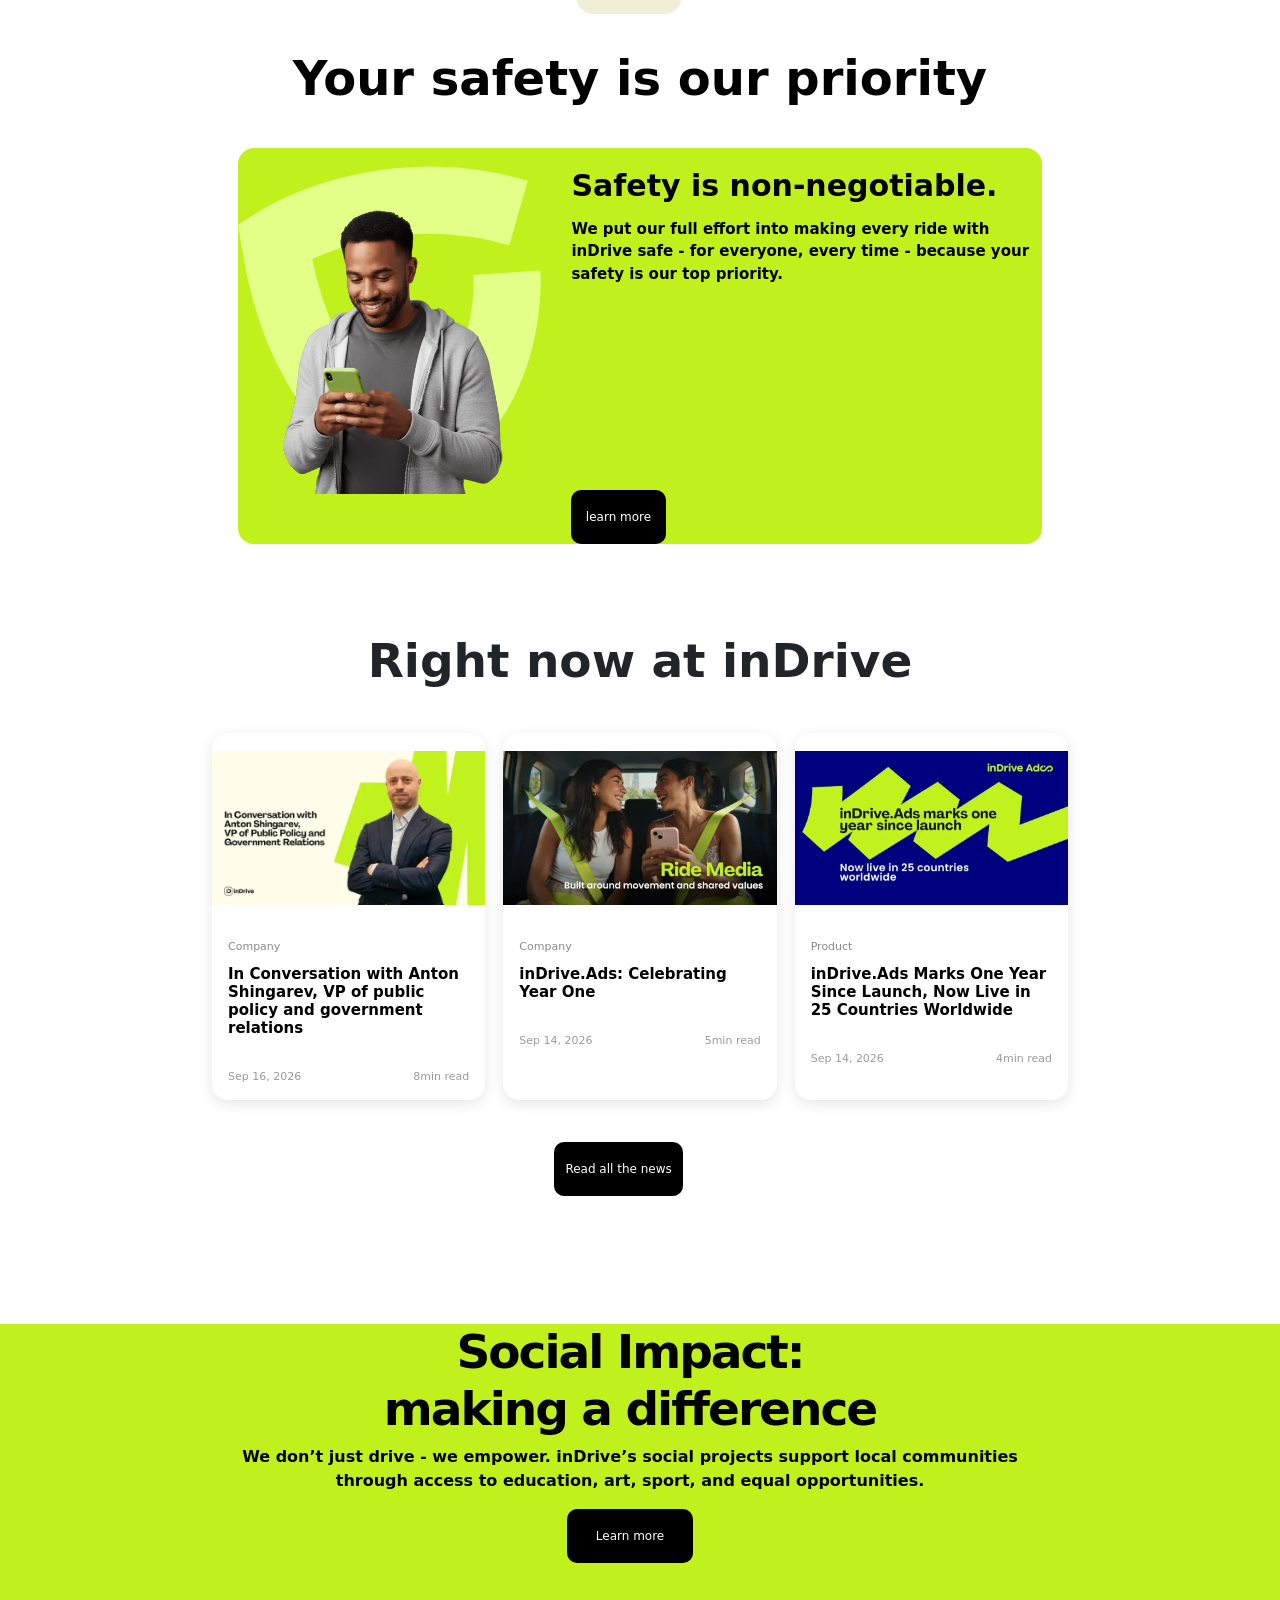
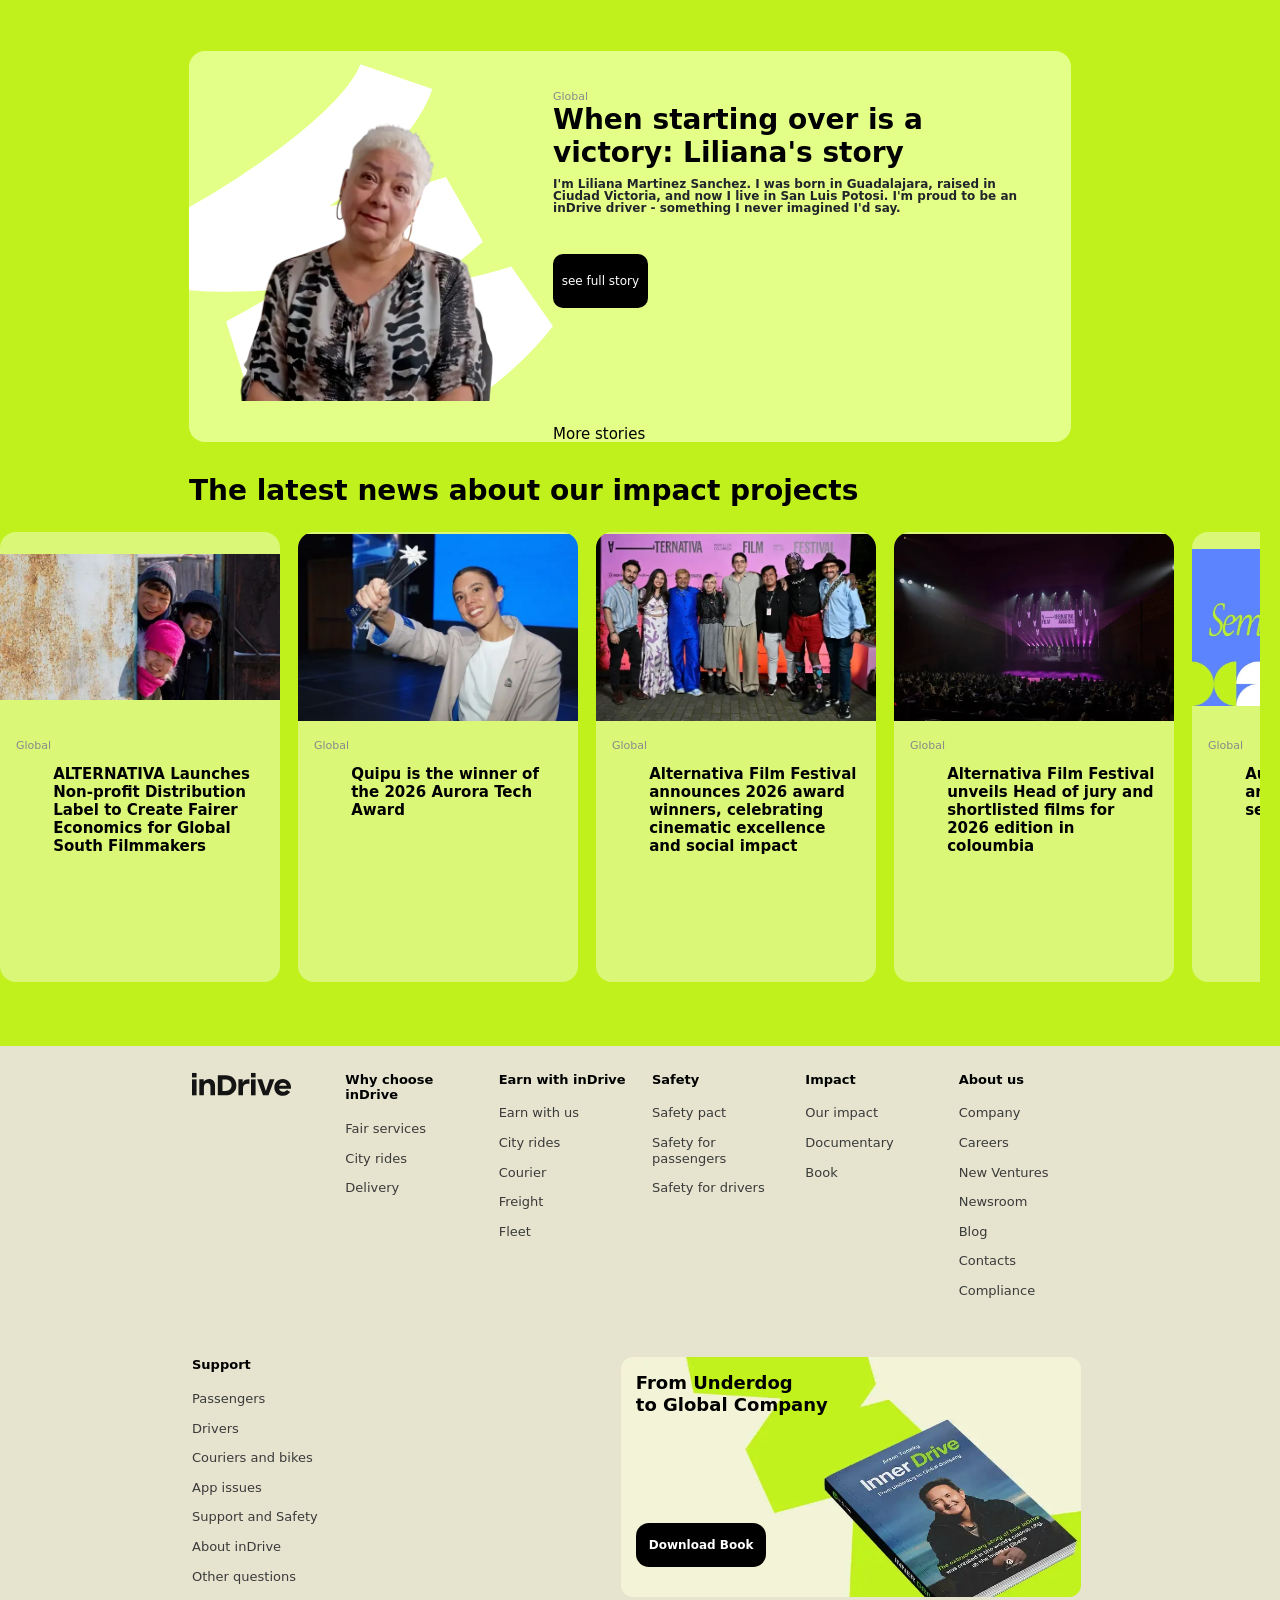
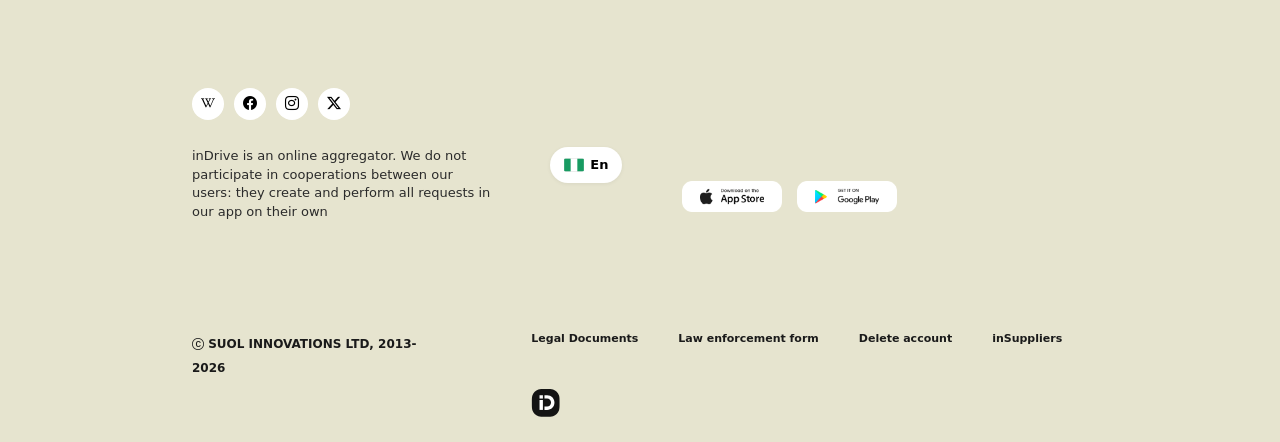
<file: clone.html>
<!DOCTYPE html>
<html lang="en">

<head>
  <meta charset="UTF-8">
  <meta name="viewport" content="width=device-width, initial-scale=1.0">
  <title>inDrive.clone</title>
  <link rel="stylesheet" href="./clone.css">
  <link rel="shortcut icon" href="image/imgi_1_logo-icon (1).svg" type="image/x-icon">
  <link href="https://cdn.jsdelivr.net/npm/bootstrap@5.3.8/dist/css/bootstrap.min.css" rel="stylesheet"
    integrity="sha384-sRIl4kxILFvY47J16cr9ZwB07vP4J8+LH7qKQnuqkuIAvNWLzeN8tE5YBujZqJLB" crossorigin="anonymous">
  <script src="https://cdn.jsdelivr.net/npm/bootstrap@5.3.8/dist/js/bootstrap.bundle.min.js"
    integrity="sha384-FKyoEForCGlyvwx9Hj09JcYn3nv7wiPVlz7YYwJrWVcXK/BmnVDxM+D2scQbITxI"
    crossorigin="anonymous"></script>
  <script src="https://cdn.jsdelivr.net/npm/@popperjs/core@2.11.8/dist/umd/popper.min.js"
    integrity="sha384-I7E8VVD/ismYTF4hNIPjVp/Zjvgyol6VFvRkX/vR+Vc4jQkC+hVqc2pM8ODewa9r"
    crossorigin="anonymous"></script>
  <script src="https://cdn.jsdelivr.net/npm/bootstrap@5.3.8/dist/js/bootstrap.min.js"
    integrity="sha384-G/EV+4j2dNv+tEPo3++6LCgdCROaejBqfUeNjuKAiuXbjrxilcCdDz6ZAVfHWe1Y"
    crossorigin="anonymous"></script>
  <link rel="stylesheet" href="https://cdn.jsdelivr.net/npm/bootstrap-icons@1.13.1/font/bootstrap-icons.min.css">
</head>

<body>
  <header>
    <div class="logo"><img src="./image/imgi_1_logo-icon (1).svg" alt=""> <img src="./image/imgi_3_logo-name--dark.svg"
        alt="">
    </div>
    <div class="right">
      <button class="btn-lime">Get the App</button>
      <button class="btn-icon"> <img src="./image/imgi_4_NG.svg" alt=""> En</button>
      <button class="btn-icon"><i class="bi bi-list"></i> Menu
      <div class="drop">
        <div>Fare Services</div>
        <div>Earn with inDrive</div>
        <div>support</div>
        <div>safety</div>
        <div>impact</div>
        <div>AV Initiative</div>
        <div>About us</div>
        
      </div>
    </button>
    </div>
  </header>
  <div class="setting"></div>

  <!-- the hero page -->
  <section>
    <div id="carouselExampleAutoplaying" class="carousel slide" data-bs-ride="carousel">
      <div class="carousel-inner">
        <div class="carousel-item active">
          <img src="image/Screenshot 2026-10-14 042856.png" class="d-block w-100" alt="...">
          <div class="text">
          </div>
        </div>
        <div class="carousel-item">
          <img src="./image/Screenshot 2026-10-14 042655.png" class="d-block w-100" alt="...">
        </div>
        <div class="carousel-item">
          <img src="./image/Screenshot 2026-10-14 044114.png" class="d-block w-100" alt="...">
        </div>
        <div class="carousel-item">
          <img src="./image/Screenshot 2026-10-14 043935.png" class="d-block w-100" alt="...">
        </div>
      </div>
      <button class="carousel-control-prev" type="button" data-bs-target="#carouselExampleAutoplaying"
        data-bs-slide="prev">
        <span class="carousel-control-prev-icon" aria-hidden="true"></span>
        <span class="visually-hidden">Previous</span>
      </button>
      <button class="carousel-control-next" type="button" data-bs-target="#carouselExampleAutoplaying"
        data-bs-slide="next">
        <span class="carousel-control-next-icon" aria-hidden="true"></span>
        <span class="visually-hidden">Next</span>
      </button>
    </div>
  </section>



  <div class="mid">
    <button>
      <p>inDrive app</p>
    </button>
  </div>

  <section class="services">
    <h1 class="services-title">
      One app, many services
    </h1>

    <div class="grid">

    
      <div class="card">
        <div class="cardi">
          <img src="./image/imgi_16_image.webp" alt="City rides">
        </div>
        <div class="card-text">
          <h2>City rides</h2>
          <p>Forever good rides for a fair<br>price</p>
          <div class="links">
            <a href="#">For Passengers ›</a>
            <a href="#">For Drivers ›</a>
            <a href="/fleet.html">For Fleet Owners ›</a>
          </div>
        </div>
      </div>

      <!-- City to city -->
      <div class="card">
        <div class="cardi">
          <img src="image/imgi_18_image.webp" alt="">
        </div>
        <div class="card-text">
          <h2>City to city</h2>
          <p>Choose comfort at fair price all<br>the way long</p>
          <div class="links">
            <a href="#">For Passengers ›</a>
            <a href="#">For Drivers ›</a>
          </div>
        </div>
      </div>

      <!-- Delivery -->
      <div class="card">
        <div class="cardi">
          <img src="image/imgi_19_image.webp">
        </div>
        <div class="card-text">
          <h2>Delivery</h2>
          <p>Express delivery for business<br>and people.</p>
          <div class="links">
            <a href="#">For Clients ›</a>
            <a href="#">For Couriers ›</a>
            <a href="#">For Business ›</a>
          </div>
        </div>
      </div>

    </div>
  </section>
  <div class="mid">
    <button>
      <p>safety</p>
    </button>
  </div>
  <!-- safety section -->
  <div class="safety">
    <h2>Your safety is our priority</h2>
    <div class="safe">
      <div class="safetyy">
        <img src="image/imgi_21_image.webp" alt="">
      </div>
      <div class="safee">
        <h3>Safety is non-negotiable.</h3>
        <p>We put our full effort into making every ride with inDrive safe - for everyone, every time - because your
          safety is our top priority.</p>
        <button>learn more</button>
      </div>
    </div>
  </div>
  <!--'right now...' -->
  <section class="news">
    <h2>Right now at inDrive</h2>
    <div class="news-grid">

      <!-- Card 1 -->
      <article class="news-card">
        <div class="news-img">
          <img src="image/imgi_61_image.webp" alt="">
        </div>
        <div class="news-body">
          <span class="meta-top">Company</span>
          <h3 class="news-title">
            <a href="#">In Conversation with Anton Shingarev, VP of public policy and government relations</a>
          </h3>
          <div class="news-foot">
            <span>Sep 16, 2026</span>
            <span> 8min read</span>
          </div>
        </div>
      </article>

      <!-- Card 2 -->
      <article class="news-card">
        <div class="news-img">
          <img src="image/imgi_24_image.webp" alt="">
        </div>
        <div class="news-body">
          <span class="meta-top">Company</span>
          <h3 class="news-title">
            <a href="#">inDrive.Ads: Celebrating Year One</a>
          </h3>
          <div class="news-foot">
            <span>Sep 14, 2026</span>
            <span>5min read</span>
          </div>
        </div>
      </article>

      <!-- Card 3 -->
      <article class="news-card">
        <div class="news-img">
          <img src="image/imgi_25_image.webp" alt="Ads">
        </div>
        <div class="news-body">
          <span class="meta-top">Product</span>
          <h3 class="news-title">
            <a href="#">inDrive.Ads Marks One Year Since Launch, Now Live in 25 Countries Worldwide</a>
          </h3>
          <div class="news-foot">
            <span>Sep 14, 2026</span>
            <span> 4min read</span>
          </div>
        </div>
      </article>

    </div>
    <button>Read all the news</button>
  </section>
  <section class="diff">
    <div class="diff-text">
      <h2>Social Impact: <br> making a difference</h2>
      <p>We don’t just drive - we empower. inDrive’s social projects support local communities <br> through access to
        education, art, sport, and equal opportunities.</p>
      <button>Learn more</button>
    </div>
    <div class="diff-lime">
      <div class="diff-img">
        <img src="image/imgi_109_image.webp" alt="">
      </div>
      <div class="diff-global">
        <span>Global</span>
        <h3>When starting over is a <br>victory: Liliana's story </h3>
        <p>I'm Liliana Martinez Sanchez. I was born in Guadalajara, raised in Ciudad Victoria, and now I live in San
          Luis Potosi. I'm proud to be an inDrive driver - something I never imagined I'd say.</p>
        <button>see full story</button>
        <div class="more"><a href="#">More stories</a></div>
      </div>

    </div>

    <div class="latest">
      <h3>The latest news about our impact projects </h3>
      <div class="news-scroll">
        <!-- 1st articule -->
        <article class="scroll-container">
          <div class="scroll-image">
            <img src="image/imgi_34_image.webp" alt="">
          </div>
          <div class="scroll-body">
            <span class="topper">Global</span>
            <h3 class="scroll-title">
              <a href="#">ALTERNATIVA Launches Non-profit Distribution Label to Create Fairer Economics for Global South
                Filmmakers</a>
            </h3>
          </div>
        </article>
        <!-- article 2 -->
        <article class="scroll-container">
          <div class="scroll-image">
            <img src="image/imgi_35_image.webp" alt="">
          </div>
          <div class="scroll-body">
            <span class="topper">Global</span>
            <h3 class="scroll-title">
              <a href="#">Quipu is the winner of the 2026 Aurora Tech Award</a>
            </h3>
          </div>
        </article>
        <!-- article 3 -->
        <article class="scroll-container">
          <div class="scroll-image">
            <img src="image/imgi_36_image.webp" alt="">
          </div>
          <div class="scroll-body">
            <span class="topper">Global</span>
            <h3 class="scroll-title">
              <a href="#">Alternativa Film Festival announces 2026 award winners, celebrating cinematic excellence and
                social impact</a>
            </h3>
          </div>
        </article>
        <!-- article 4 -->
        <article class="scroll-container">
          <div class="scroll-image">
            <img src="image/imgi_37_image.webp" alt="">
          </div>
          <div class="scroll-body">
            <span class="topper">Global</span>
            <h3 class="scroll-title">
              <a href="#">Alternativa Film Festival unveils Head of jury and shortlisted films for 2026 edition in
                coloumbia</a>
            </h3>
          </div>
        </article>
        <!-- article 5 -->
        <article class="scroll-container">
          <div class="scroll-image">
            <img src="image/imgi_38_image.webp" alt="">
          </div>
          <div class="scroll-body">
            <span class="topper">Global</span>
            <h3 class="scroll-title">
              <a href="#">AuroraTech Award announces top 30 semifinalists for 2026</a>
            </h3>
          </div>
        </article>
        <!-- article 6 -->
        <article class="scroll-container">
          <div class="scroll-image">
            <img src="image/imgi_39_image.webp" alt="">
          </div>
          <div class="scroll-body">
            <span class="topper">Global</span>
            <h3 class="scroll-title">
              <a href="#">"Start with a problem that matters deeply to you":Aaurora Tech Award winner Loretxu Garcia
                Arraztoa on her startup,career journey and advice for other founders</a>
            </h3>
          </div>
        </article>
        <!-- article 7 -->
        <article class="scroll-container">
          <div class="scroll-image">
            <img src="image/imgi_40_image.webp" alt="">
          </div>
          <div class="scroll-body">
            <span class="topper">Global</span>
            <h3 class="scroll-title">
              <a href="#">One small ride for our passengers; one giant leap for women entrepreneurs</a>
            </h3>
          </div>
        </article>
        <!-- article 8 -->
        <article class="scroll-container">
          <div class="scroll-image">
            <img src="image/imgi_41_image.webp" alt="">
          </div>
          <div class="scroll-body">
            <span class="topper">Global</span>
            <h3 class="scroll-title">
              <a href="#">Aurora Tech: our 2025 Winner</a>
            </h3>
          </div>
        </article>
        <!-- article 9 -->
        <article class="scroll-container">
          <div class="scroll-image">
            <img src="image/imgi_42_image.webp" alt="">
          </div>
          <div class="scroll-body">
            <span class="topper">Global</span>
            <h3 class="scroll-title">
              <a href="#">Aurora Tech Award 2025 Announces Groundbreaking Finalists</a>
            </h3>
          </div>
        </article>
        <!-- article 10 -->
        <article class="scroll-container">
          <div class="scroll-image">
            <img src="image/imgi_43_image.webp" alt="">
          </div>
          <div class="scroll-body">
            <span class="topper">Global</span>
            <h3 class="scroll-title">
              <a href="#">Mentors matter: meet the mentors who'll guide Aurora Tech finalists</a>
            </h3>
          </div>
        </article>
        <article class="scroll-container last">
          <div class="last">
            <h3>Learn more about our impact story</h3>
            <button>Read all the news</button>
          </div>
        </article>

      </div>
    </div>

  </section>
  <footer class="footer">
    <div class="footer-top">
      <div><img src="/image/imgi_3_logo-name--dark.svg" alt=""></div>

      <!-- Col 1 -->
      <div class="col">
        <h4>Why choose inDrive</h4>
        <a href="/fair-services.html">Fair services</a>
        <a href="#">City rides</a>
        <a href="#">Delivery</a>
      </div>

      <!-- Col 2 -->
      <div class="col">
        <h4>Earn with inDrive</h4>
        <a href="#">Earn with us</a>
        <a href="#">City rides</a>
        <a href="#">Courier</a>
        <a href="#">Freight</a>
        <a href="/fleet.html">Fleet</a>
      </div>

      <!-- Col 3 -->
      <div class="col">
        <h4>Safety</h4>
        <a href="#">Safety pact</a>
        <a href="#">Safety for passengers</a>
        <a href="#">Safety for drivers</a>
      </div>

      <!-- Col 4 -->
      <div class="col">
        <h4>Impact</h4>
        <a href="#">Our impact</a>
        <a href="#">Documentary</a>
        <a href="/books.html">Book</a>
      </div>

      <!-- Col 5 -->
      <div class="col">
        <h4>About us</h4>
        <a href="#">Company</a>
        <a href="#">Careers</a>
        <a href="#">New Ventures</a>
        <a href="#">Newsroom</a>
        <a href="#">Blog</a>
        <a href="./contact.html">Contacts</a>
        <a href="#">Compliance</a>
      </div>
    </div>

    <div class="footer-bottom">
      <div class="col">
        <h4>Support</h4>
        <a href="#">Passengers</a>
        <a href="#">Drivers</a>
        <a href="#">Couriers and bikes</a>
        <a href="#">App issues</a>
        <a href="#">Support and Safety</a>
        <a href="#">About inDrive</a>
        <a href="#">Other questions</a>
      </div>

      <div class="book">
        <div class="book-content">
          <h3>From Underdog<br>to Global Company</h3>
          <button>Download Book</button>
        </div>
      </div>
    </div>

    <div class="footer-social">
      <a href="#" class="social"><i class="bi bi-wikipedia"></i></a>
      <a href="#" class="social"><i class="bi bi-facebook"></i></a>
      <a href="#" class="social"><i class="bi bi-instagram"></i></a>
      <a href="#" class="social"><i class="bi bi-twitter-x"></i></a>
    </div>
    <div class="fot">
      <div>
        <p class="disclaimer">
          inDrive is an online aggregator. We do not<br>
          participate in cooperations between our<br>
          users: they create and perform all requests in<br>
          our app on their own
        </p>
      </div>


      <div>
        <button class="lang">
          <div class="lang-image">
            <img class="flag" src="/image/imgi_4_NG.svg" alt="">
          </div> En
        </button>
      </div>

      <div class="STORE">
        <div class="stores">
          <img src="/image/appStore.13rh-5r8ebl.b.png" alt="">
        </div>
        <div class="stores">
          <img src="/image/googlePlay.10a42l7j6egjk.png" alt="">
        </div>
      </div>

    </div>
    <div class="copy-legal">
      <div>
        <span class="copy"> <i class="bi bi-c-circle"></i> SUOL INNOVATIONS LTD, 2013-2026</span>
      </div>
      <div class="legal">
        <a href="#">Legal Documents</a>
        <a href="#">Law enforcement form</a>
        <a href="#">Delete account</a>
        <a href="#">inSuppliers</a>
        <div><img src="/image/imgi_50_logo-icon--dark.svg" alt=""></div>
      </div>
    </div>
  </footer>
</body>

</html>
</file>
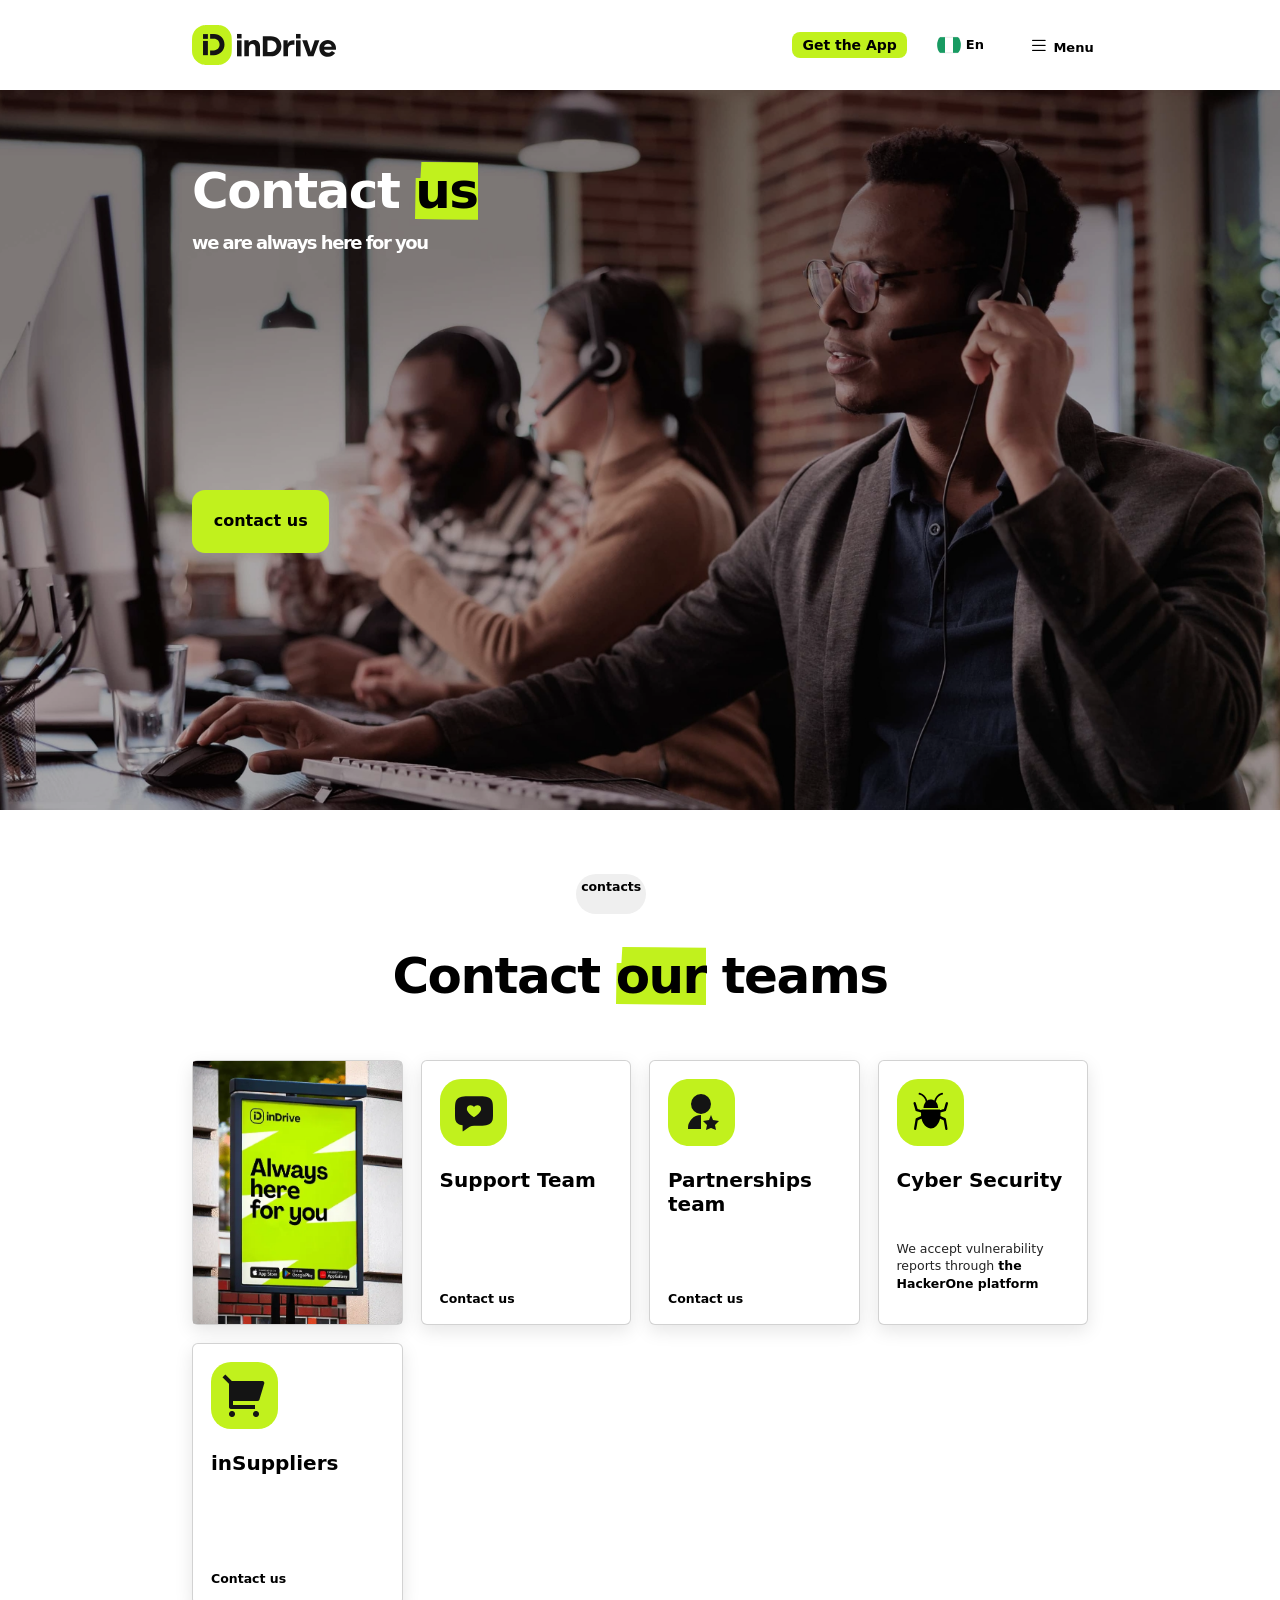
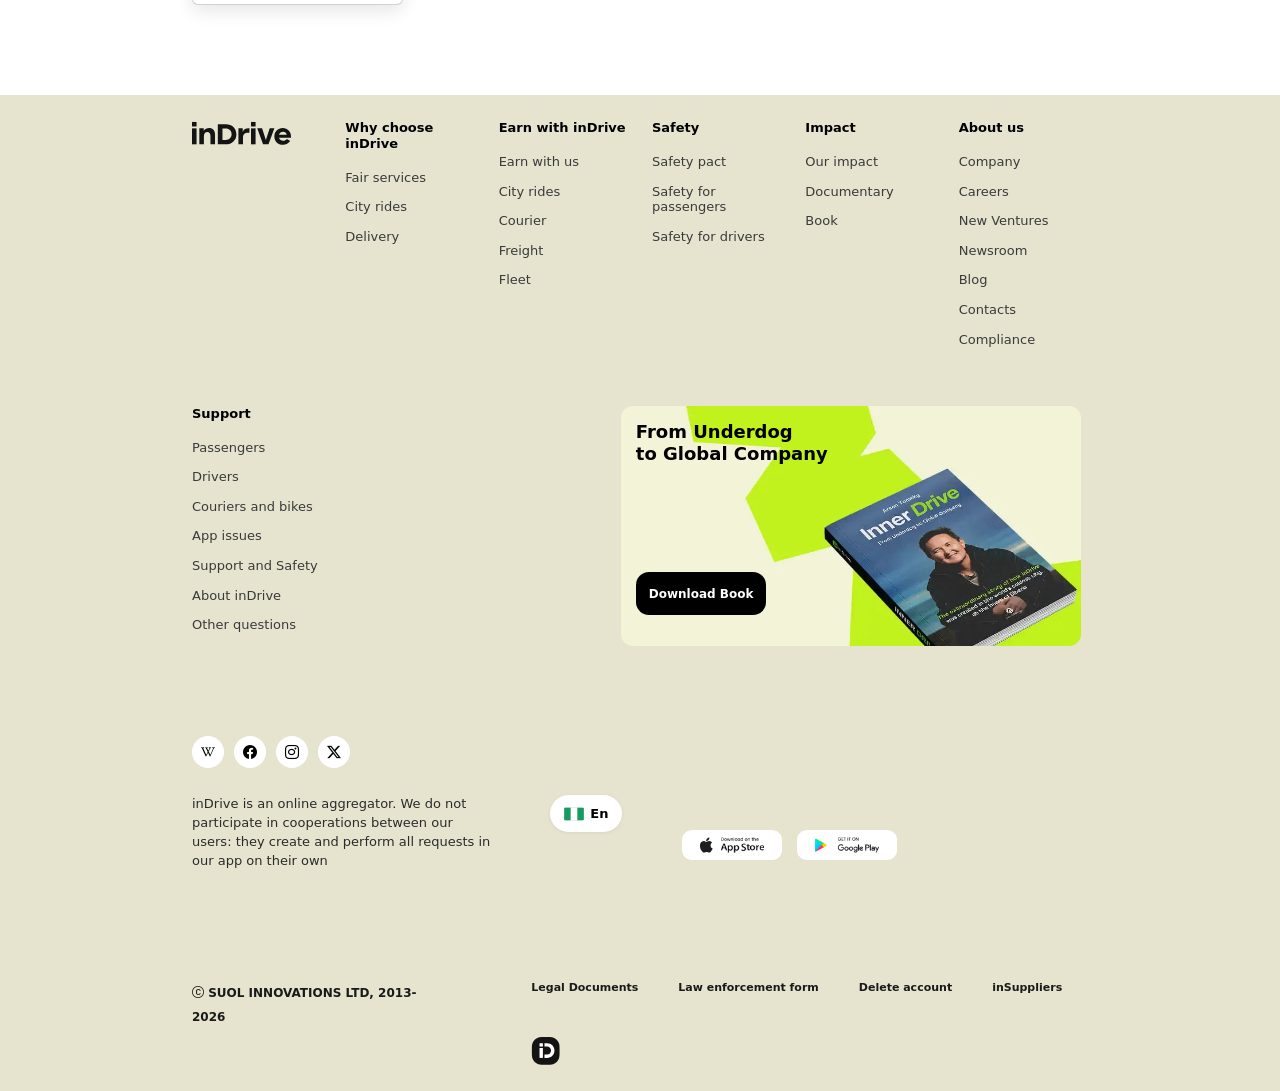
<file: contact.html>
<!DOCTYPE html>
<html lang="en">

<head>
    <meta charset="UTF-8">
    <meta name="viewport" content="width=device-width, initial-scale=1.0">
    <title>inDrive.Clone.Contact</title>
    <link rel="stylesheet" href="./contact.css">
    <link rel="shortcut icon" href="image/imgi_1_logo-icon (1).svg" type="image/x-icon">
    <link href="https://cdn.jsdelivr.net/npm/bootstrap@5.3.8/dist/css/bootstrap.min.css" rel="stylesheet"
        integrity="sha384-sRIl4kxILFvY47J16cr9ZwB07vP4J8+LH7qKQnuqkuIAvNWLzeN8tE5YBujZqJLB" crossorigin="anonymous">
    <script src="https://cdn.jsdelivr.net/npm/bootstrap@5.3.8/dist/js/bootstrap.bundle.min.js"
        integrity="sha384-FKyoEForCGlyvwx9Hj09JcYn3nv7wiPVlz7YYwJrWVcXK/BmnVDxM+D2scQbITxI"
        crossorigin="anonymous"></script>
    <script src="https://cdn.jsdelivr.net/npm/@popperjs/core@2.11.8/dist/umd/popper.min.js"
        integrity="sha384-I7E8VVD/ismYTF4hNIPjVp/Zjvgyol6VFvRkX/vR+Vc4jQkC+hVqc2pM8ODewa9r"
        crossorigin="anonymous"></script>
    <script src="https://cdn.jsdelivr.net/npm/bootstrap@5.3.8/dist/js/bootstrap.min.js"
        integrity="sha384-G/EV+4j2dNv+tEPo3++6LCgdCROaejBqfUeNjuKAiuXbjrxilcCdDz6ZAVfHWe1Y"
        crossorigin="anonymous"></script>
    <link rel="stylesheet" href="https://cdn.jsdelivr.net/npm/bootstrap-icons@1.13.1/font/bootstrap-icons.min.css">
</head>

<body>
   <header>
    <div class="logo"><img src="./image/imgi_1_logo-icon (1).svg" alt=""> <img src="./image/imgi_3_logo-name--dark.svg"
        alt="">
    </div>
    <div class="right">
      <button class="btn-lime">Get the App</button>
      <button class="btn-icon"> <img src="./image/imgi_4_NG.svg" alt=""> En</button>
      <button class="btn-icon"><i class="bi bi-list"></i> Menu
      <div class="drop">
        <div>Fare Services</div>
        <div>Earn with inDrive</div>
        <div>support</div>
        <div>safety</div>
        <div>impact</div>
        <div>AV Initiative</div>
        <div>About us</div>
        
      </div>
    </button>
    </div>
  </header>
    <div class="contact">
        <div class="overlay"></div>
        <div class="contact-btn">
            <div class="con">
                <span class="co">Contact <span class="us">us</span></span>

            </div>
            <div>
                <p>we are always here for you</p>
            </div>
            <button>contact us</button>
        </div>
    </div>
    <div class="mid">
        <button>
            <p>contacts</p>
        </button>
    </div>
    <section class="contacts">

        <h2 class="title">Contact <span class="us">our</span> teams</h2>

        <div class="grid">
            <div class="card img-card">
                <img src="contact-img/imgi_13_image.webp" alt="">
            </div>

            <div class="card">
                <div>
                    <img src="/contact-img/imgi_14_019ae8f9-35c8-717c-bc5d-b96d49e56675.svg" alt="">
                </div>
                <h3>Support Team</h3>
                <a class="contact-link">Contact us</a>
            </div>

            <div class="card">
                <div>
                    <img src="contact-img/imgi_15_019ae8f9-3f88-7b13-8dd0-0b0aa2cd5da1.svg" alt="">
                </div>
                <h3>Partnerships<br>team</h3>
                <a class="contact-link">Contact us</a>
            </div>

            <div class="card">
                <div>
                    <img src="contact-img/imgi_16_019ae8f9-45a3-7565-9b14-b2618640d9ad.svg" alt="">
                </div>
                <h3>Cyber Security</h3>
                <p class="desc">We accept vulnerability reports through <a class="contact-link">the HackerOne
                        platform</a></p>
            </div>
            <div class="card supply">
                <div>
                    <img src="contact-img/imgi_17_019d2e75-158a-7958-987c-bb400c47235f.svg" alt="">
                </div>
                <h3>inSuppliers</h3>
                <a class="contact-link">Contact us</a>
            </div>
        </div>
    </section>
    <footer class="footer">
    <div class="footer-top">
      <div><img src="/image/imgi_3_logo-name--dark.svg" alt=""></div>

      <!-- Col 1 -->
      <div class="col">
        <h4>Why choose inDrive</h4>
        <a href="#">Fair services</a>
        <a href="#">City rides</a>
        <a href="#">Delivery</a>
      </div>

      <!-- Col 2 -->
      <div class="col">
        <h4>Earn with inDrive</h4>
        <a href="#">Earn with us</a>
        <a href="#">City rides</a>
        <a href="#">Courier</a>
        <a href="#">Freight</a>
        <a href="#">Fleet</a>
      </div>

      <!-- Col 3 -->
      <div class="col">
        <h4>Safety</h4>
        <a href="#">Safety pact</a>
        <a href="#">Safety for passengers</a>
        <a href="#">Safety for drivers</a>
      </div>

      <!-- Col 4 -->
      <div class="col">
        <h4>Impact</h4>
        <a href="#">Our impact</a>
        <a href="#">Documentary</a>
        <a href="#">Book</a>
      </div>

      <!-- Col 5 -->
      <div class="col">
        <h4>About us</h4>
        <a href="#">Company</a>
        <a href="#">Careers</a>
        <a href="#">New Ventures</a>
        <a href="#">Newsroom</a>
        <a href="#">Blog</a>
        <a href="#">Contacts</a>
        <a href="#">Compliance</a>
      </div>
    </div>

    <div class="footer-bottom">
      <div class="col">
        <h4>Support</h4>
        <a href="#">Passengers</a>
        <a href="#">Drivers</a>
        <a href="#">Couriers and bikes</a>
        <a href="#">App issues</a>
        <a href="#">Support and Safety</a>
        <a href="#">About inDrive</a>
        <a href="#">Other questions</a>
      </div>

      <div class="book">
        <div class="book-content">
          <h3>From Underdog<br>to Global Company</h3>
          <button>Download Book</button>
        </div>
      </div>
    </div>

    <div class="footer-social">
      <a href="#" class="social"><i class="bi bi-wikipedia"></i></a>
      <a href="#" class="social"><i class="bi bi-facebook"></i></a>
      <a href="#" class="social"><i class="bi bi-instagram"></i></a>
      <a href="#" class="social"><i class="bi bi-twitter-x"></i></a>
    </div>
    <div class="fot">
      <div>
        <p class="disclaimer">
          inDrive is an online aggregator. We do not<br>
          participate in cooperations between our<br>
          users: they create and perform all requests in<br>
          our app on their own
        </p>
      </div>


      <div>
        <button class="lang">
          <div class="lang-image">
            <img class="flag" src="/image/imgi_4_NG.svg" alt="">
          </div> En
        </button>
      </div>

      <div class="STORE">
        <div class="stores">
          <img src="/image/appStore.13rh-5r8ebl.b.png" alt="">
        </div>
        <div class="stores">
          <img src="/image/googlePlay.10a42l7j6egjk.png" alt="">
        </div>
      </div>

    </div>
    <div class="copy-legal">
      <div>
        <span class="copy"> <i class="bi bi-c-circle"></i> SUOL INNOVATIONS LTD, 2013-2026</span>
      </div>
      <div class="legal">
        <a href="#">Legal Documents</a>
        <a href="#">Law enforcement form</a>
        <a href="#">Delete account</a>
        <a href="#">inSuppliers</a>
        <div><img src="/image/imgi_50_logo-icon--dark.svg" alt=""></div>
      </div>
    </div>
  </footer>


</body>

</html>
</file>
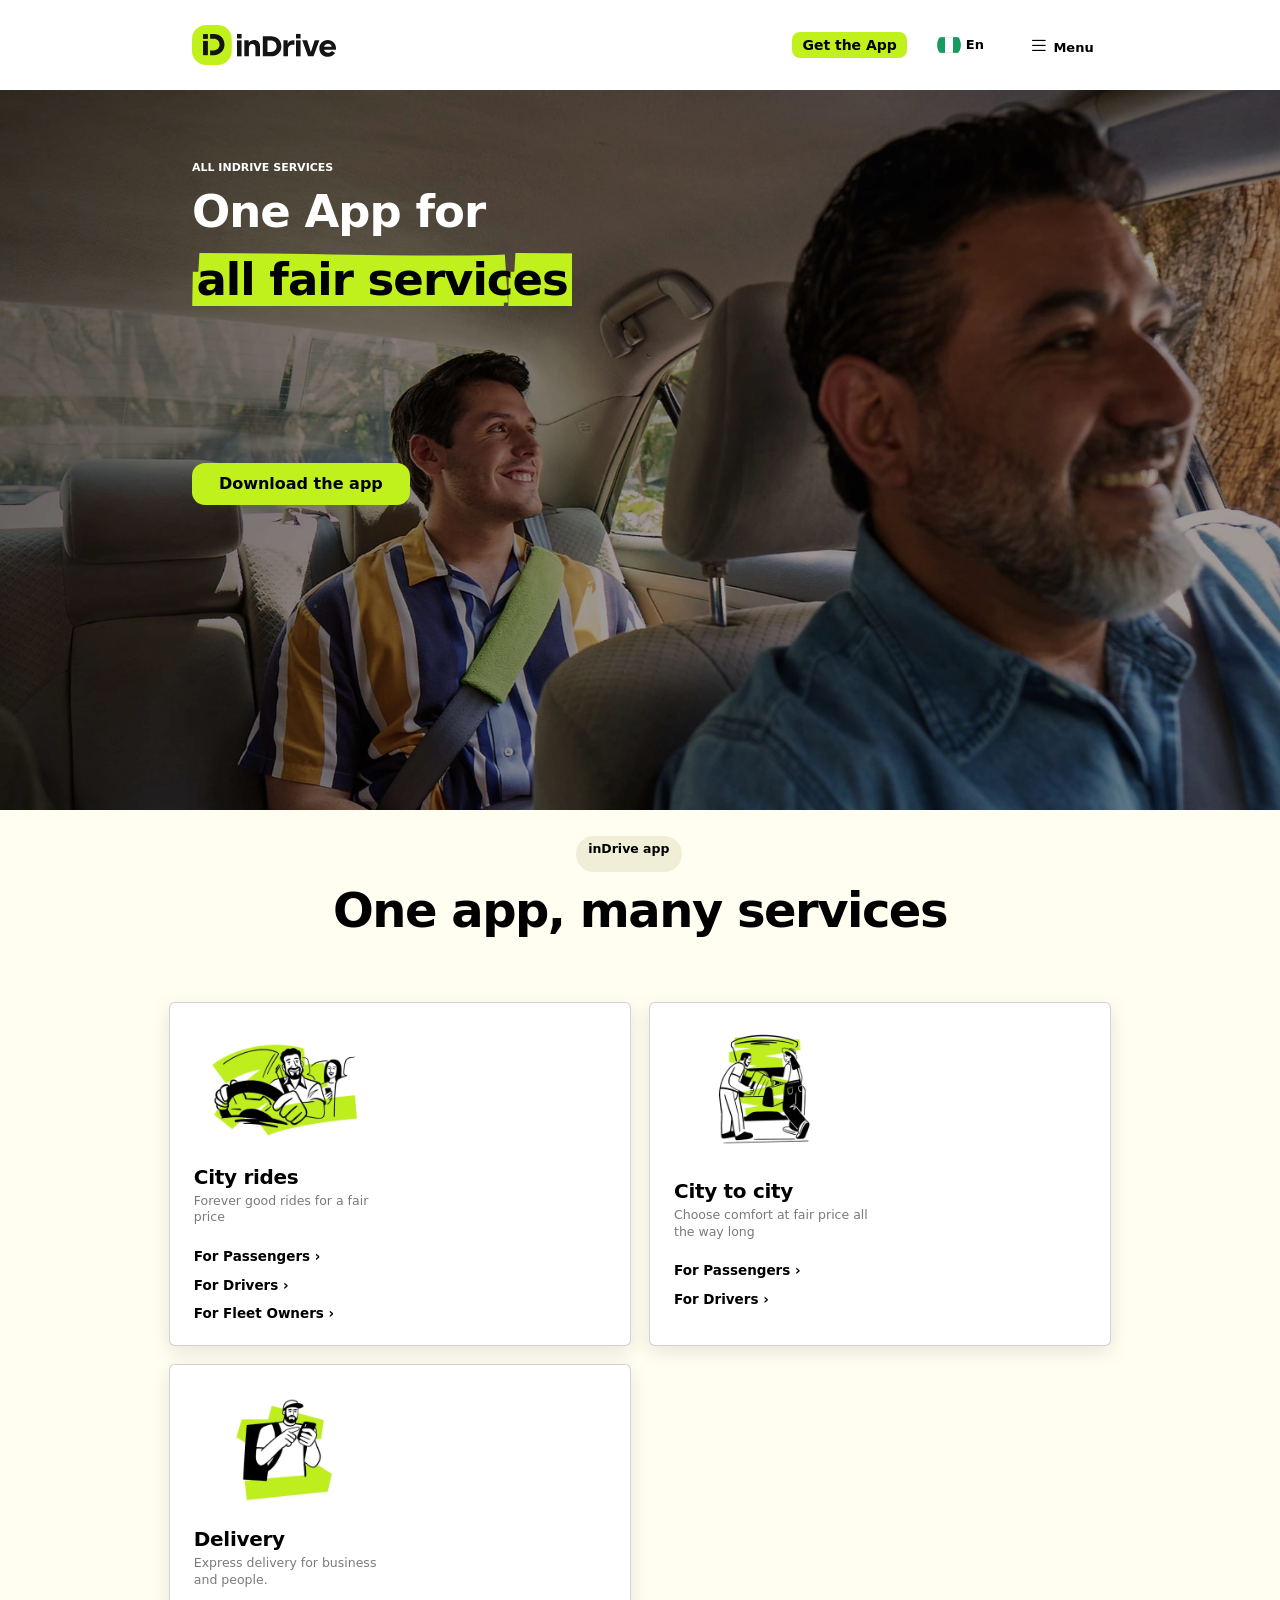
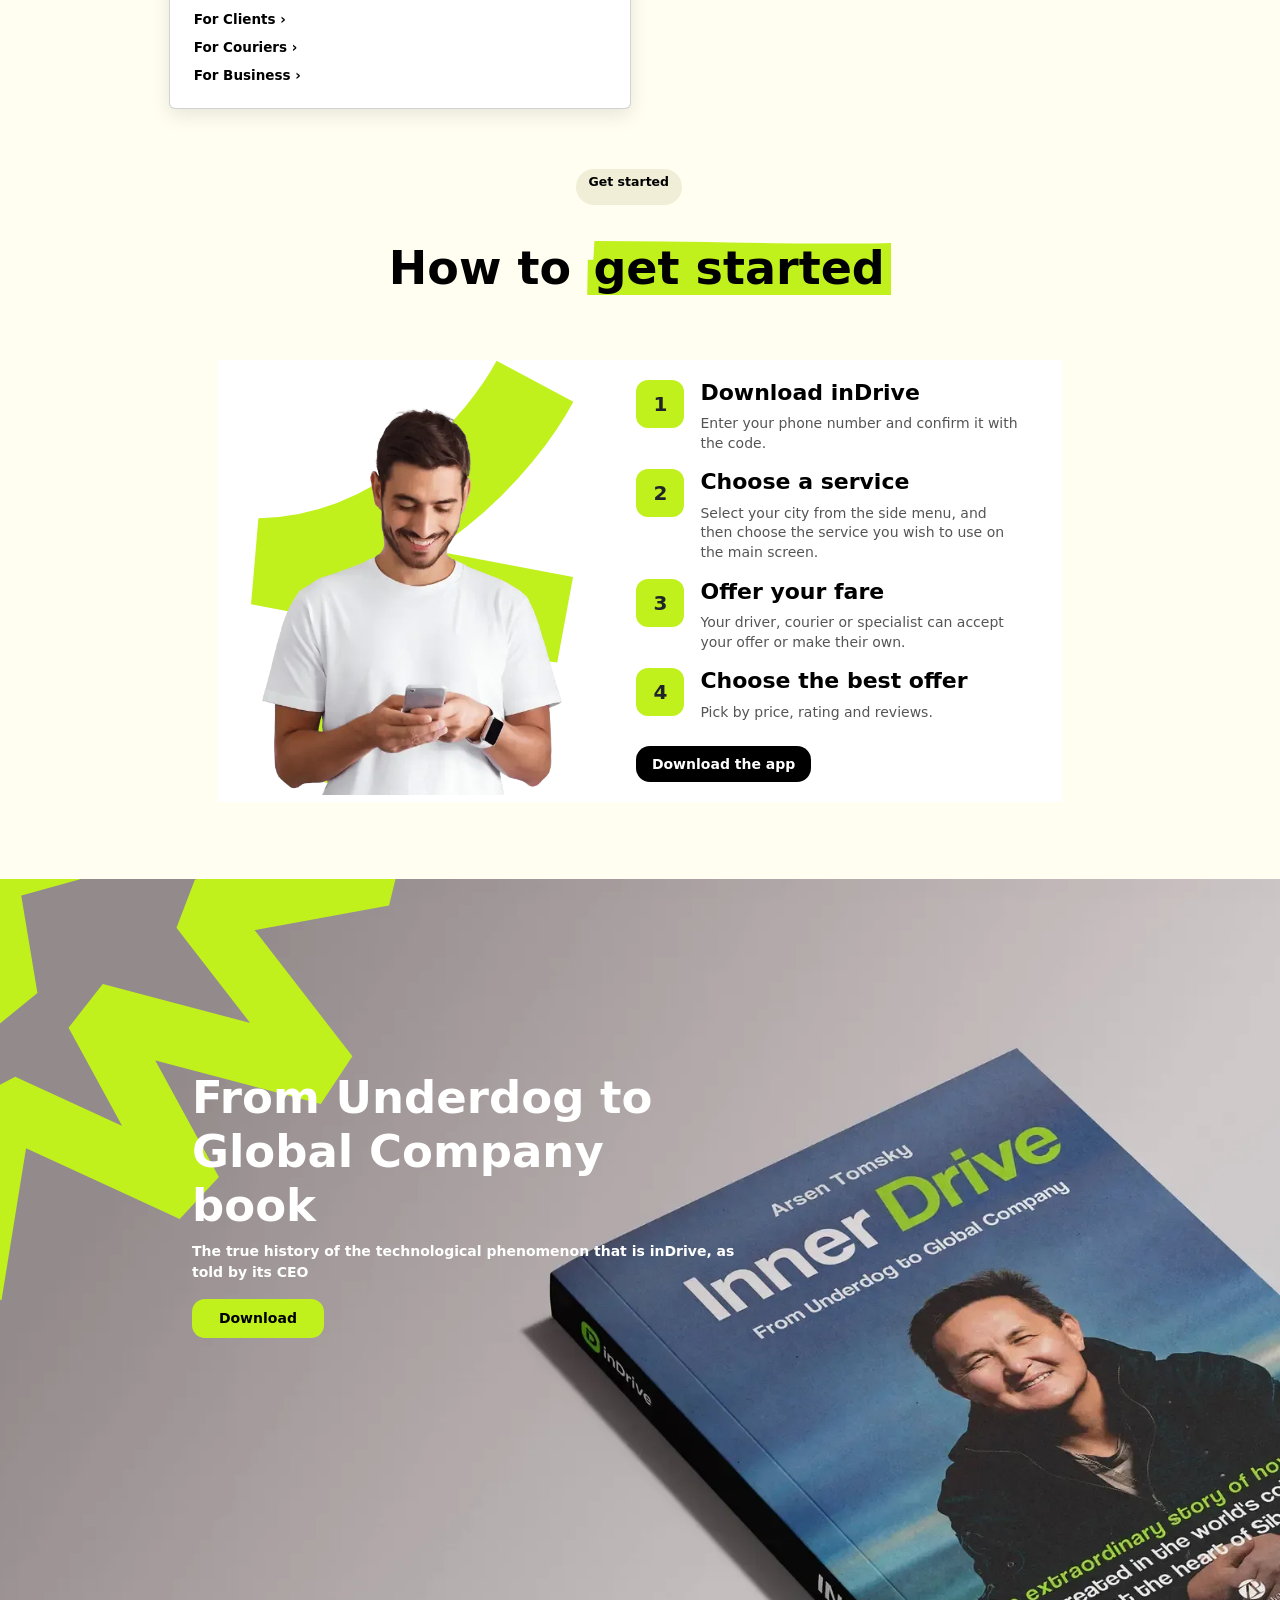
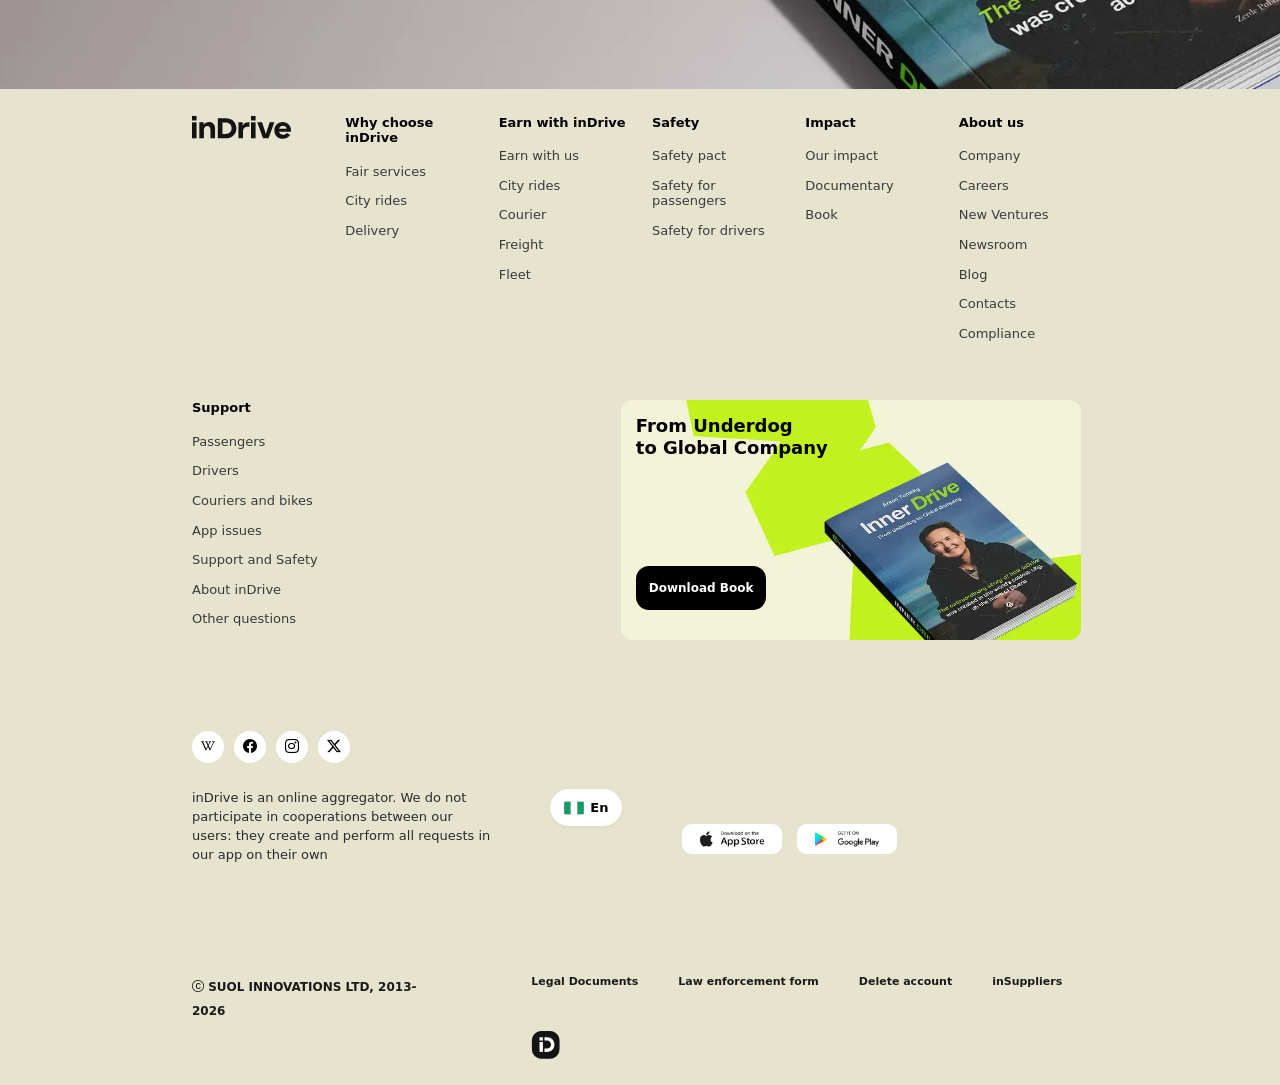
<file: fair-services.html>
<!DOCTYPE html>
<html lang="en">

<head>
    <meta charset="UTF-8">
    <meta name="viewport" content="width=device-width, initial-scale=1.0">
    <title>inDrive.Clone.Fair-services</title>
    <link rel="stylesheet" href="fair-services.css">
    <link rel="shortcut icon" href="image/imgi_1_logo-icon (1).svg" type="image/x-icon">
    <link href="https://cdn.jsdelivr.net/npm/bootstrap@5.3.8/dist/css/bootstrap.min.css" rel="stylesheet"
        integrity="sha384-sRIl4kxILFvY47J16cr9ZwB07vP4J8+LH7qKQnuqkuIAvNWLzeN8tE5YBujZqJLB" crossorigin="anonymous">
    <script src="https://cdn.jsdelivr.net/npm/bootstrap@5.3.8/dist/js/bootstrap.bundle.min.js"
        integrity="sha384-FKyoEForCGlyvwx9Hj09JcYn3nv7wiPVlz7YYwJrWVcXK/BmnVDxM+D2scQbITxI"
        crossorigin="anonymous"></script>
    <script src="https://cdn.jsdelivr.net/npm/@popperjs/core@2.11.8/dist/umd/popper.min.js"
        integrity="sha384-I7E8VVD/ismYTF4hNIPjVp/Zjvgyol6VFvRkX/vR+Vc4jQkC+hVqc2pM8ODewa9r"
        crossorigin="anonymous"></script>
    <script src="https://cdn.jsdelivr.net/npm/bootstrap@5.3.8/dist/js/bootstrap.min.js"
        integrity="sha384-G/EV+4j2dNv+tEPo3++6LCgdCROaejBqfUeNjuKAiuXbjrxilcCdDz6ZAVfHWe1Y"
        crossorigin="anonymous"></script>
    <link rel="stylesheet" href="https://cdn.jsdelivr.net/npm/bootstrap-icons@1.13.1/font/bootstrap-icons.min.css">
</head>

<body>
    <header>
    <div class="logo"><img src="./image/imgi_1_logo-icon (1).svg" alt=""> <img src="./image/imgi_3_logo-name--dark.svg"
        alt="">
    </div>
    <div class="right">
      <button class="btn-lime">Get the App</button>
      <button class="btn-icon"> <img src="./image/imgi_4_NG.svg" alt=""> En</button>
      <button class="btn-icon"><i class="bi bi-list"></i> Menu
      <div class="drop">
        <div>Fare Services</div>
        <div>Earn with inDrive</div>
        <div>support</div>
        <div>safety</div>
        <div>impact</div>
        <div>AV Initiative</div>
        <div>About us</div>
        
      </div>
    </button>
    </div>
  </header>
    <section class="fair">
        <div class="overlay"></div>
        <div class="fair-content">
            <b>ALL INDRIVE SERVICES</b>
            <p> One App for <br><span class="fair-span">all fair services</span></p>
            <button>Download the app</button>
        </div>
    </section>

    <div class="mid" style="padding-top: 2%;">
        <button>
            <p>inDrive app</p>
        </button>
    </div>

    <section class="services">
        <h1 class="services-title">
            One app, many services
        </h1>

        <div class="grid">

            <!-- City rides -->
            <div class="card">
                <div class="cardi">
                    <img src="./image/imgi_16_image.webp" alt="City rides">
                </div>
                <div class="card-text">
                    <h2>City rides</h2>
                    <p>Forever good rides for a fair<br>price</p>
                    <div class="links">
                        <a href="#">For Passengers ›</a>
                        <a href="#">For Drivers ›</a>
                        <a href="#">For Fleet Owners ›</a>
                    </div>
                </div>
            </div>

            <!-- City to city -->
            <div class="card">
                <div class="cardi">
                    <img src="image/imgi_18_image.webp" alt="">
                </div>
                <div class="card-text">
                    <h2>City to city</h2>
                    <p>Choose comfort at fair price all<br>the way long</p>
                    <div class="links">
                        <a href="#">For Passengers ›</a>
                        <a href="#">For Drivers ›</a>
                    </div>
                </div>
            </div>

            <!-- Delivery -->
            <div class="card">
                <div class="cardi">
                    <img src="image/imgi_19_image.webp">
                </div>
                <div class="card-text">
                    <h2>Delivery</h2>
                    <p>Express delivery for business<br>and people.</p>
                    <div class="links">
                        <a href="#">For Clients ›</a>
                        <a href="#">For Couriers ›</a>
                        <a href="#">For Business ›</a>
                    </div>
                </div>
            </div>

        </div>
    </section>
    <div class="mid">
        <button>
            <p>Get started</p>
        </button>
    </div>
    <section class="start">
        <h2>How to <span class="fair-span">get started</span></h2>
        <div class="get-start">
            <div class="start-ctn">
                <div class="start-img">
                    <img src="fair-img/imgi_64_image.webp" alt="">
                </div>
                <div class="steps">
                    <div class="step">
                        <div class="num">1</div>
                        <div class="text">
                            <h3>Download inDrive</h3>
                            <p>Enter your phone number and confirm it with the code.</p>
                        </div>
                    </div>

                    <div class="step">
                        <div class="num">2</div>
                        <div class="text">
                            <h3>Choose a service</h3>
                            <p>Select your city from the side menu, and then choose the service you wish to use on
                                the main screen.</p>
                        </div>
                    </div>

                    <div class="step">
                        <div class="num">3</div>
                        <div class="text">
                            <h3>Offer your fare</h3>
                            <p>Your driver, courier or specialist can accept your offer or make their own.</p>
                        </div>
                    </div>

                    <div class="step">
                        <div class="num">4</div>
                        <div class="text">
                            <h3>Choose the best offer</h3>
                            <p>Pick by price, rating and reviews.</p>
                        </div>
                    </div>
                    <button>Download the app</button>

                </div>


            </div>
        </div>
    </section>
    <section class="books">
        <div class="over"><img src="fair-img/layer.svg" alt=""></div>
        <div class="glo-book">
            <h2>From Underdog to <br> Global Company <br>book</h2>
            <p>The true history of the technological phenomenon that is inDrive, as <br> told by its CEO</p>
            <button>Download</button>
        </div>
        
    </section>

    <footer class="footer">
    <div class="footer-top">
      <div><img src="/image/imgi_3_logo-name--dark.svg" alt=""></div>

      <!-- Col 1 -->
      <div class="col">
        <h4>Why choose inDrive</h4>
        <a href="#">Fair services</a>
        <a href="#">City rides</a>
        <a href="#">Delivery</a>
      </div>

      <!-- Col 2 -->
      <div class="col">
        <h4>Earn with inDrive</h4>
        <a href="#">Earn with us</a>
        <a href="#">City rides</a>
        <a href="#">Courier</a>
        <a href="#">Freight</a>
        <a href="#">Fleet</a>
      </div>

      <!-- Col 3 -->
      <div class="col">
        <h4>Safety</h4>
        <a href="#">Safety pact</a>
        <a href="#">Safety for passengers</a>
        <a href="#">Safety for drivers</a>
      </div>

      <!-- Col 4 -->
      <div class="col">
        <h4>Impact</h4>
        <a href="#">Our impact</a>
        <a href="#">Documentary</a>
        <a href="#">Book</a>
      </div>

      <!-- Col 5 -->
      <div class="col">
        <h4>About us</h4>
        <a href="#">Company</a>
        <a href="#">Careers</a>
        <a href="#">New Ventures</a>
        <a href="#">Newsroom</a>
        <a href="#">Blog</a>
        <a href="#">Contacts</a>
        <a href="#">Compliance</a>
      </div>
    </div>

    <div class="footer-bottom">
      <div class="col">
        <h4>Support</h4>
        <a href="#">Passengers</a>
        <a href="#">Drivers</a>
        <a href="#">Couriers and bikes</a>
        <a href="#">App issues</a>
        <a href="#">Support and Safety</a>
        <a href="#">About inDrive</a>
        <a href="#">Other questions</a>
      </div>

      <div class="book">
        <div class="book-content">
          <h3>From Underdog<br>to Global Company</h3>
          <button>Download Book</button>
        </div>
      </div>
    </div>

    <div class="footer-social">
      <a href="#" class="social"><i class="bi bi-wikipedia"></i></a>
      <a href="#" class="social"><i class="bi bi-facebook"></i></a>
      <a href="#" class="social"><i class="bi bi-instagram"></i></a>
      <a href="#" class="social"><i class="bi bi-twitter-x"></i></a>
    </div>
    <div class="fot">
      <div>
        <p class="disclaimer">
          inDrive is an online aggregator. We do not<br>
          participate in cooperations between our<br>
          users: they create and perform all requests in<br>
          our app on their own
        </p>
      </div>


      <div>
        <button class="lang">
          <div class="lang-image">
            <img class="flag" src="/image/imgi_4_NG.svg" alt="">
          </div> En
        </button>
      </div>

      <div class="STORE">
        <div class="stores">
          <img src="/image/appStore.13rh-5r8ebl.b.png" alt="">
        </div>
        <div class="stores">
          <img src="/image/googlePlay.10a42l7j6egjk.png" alt="">
        </div>
      </div>

    </div>
    <div class="copy-legal">
      <div>
        <span class="copy"> <i class="bi bi-c-circle"></i> SUOL INNOVATIONS LTD, 2013-2026</span>
      </div>
      <div class="legal">
        <a href="#">Legal Documents</a>
        <a href="#">Law enforcement form</a>
        <a href="#">Delete account</a>
        <a href="#">inSuppliers</a>
        <div><img src="/image/imgi_50_logo-icon--dark.svg" alt=""></div>
      </div>
    </div>
  </footer>

</body>

</html>
</file>
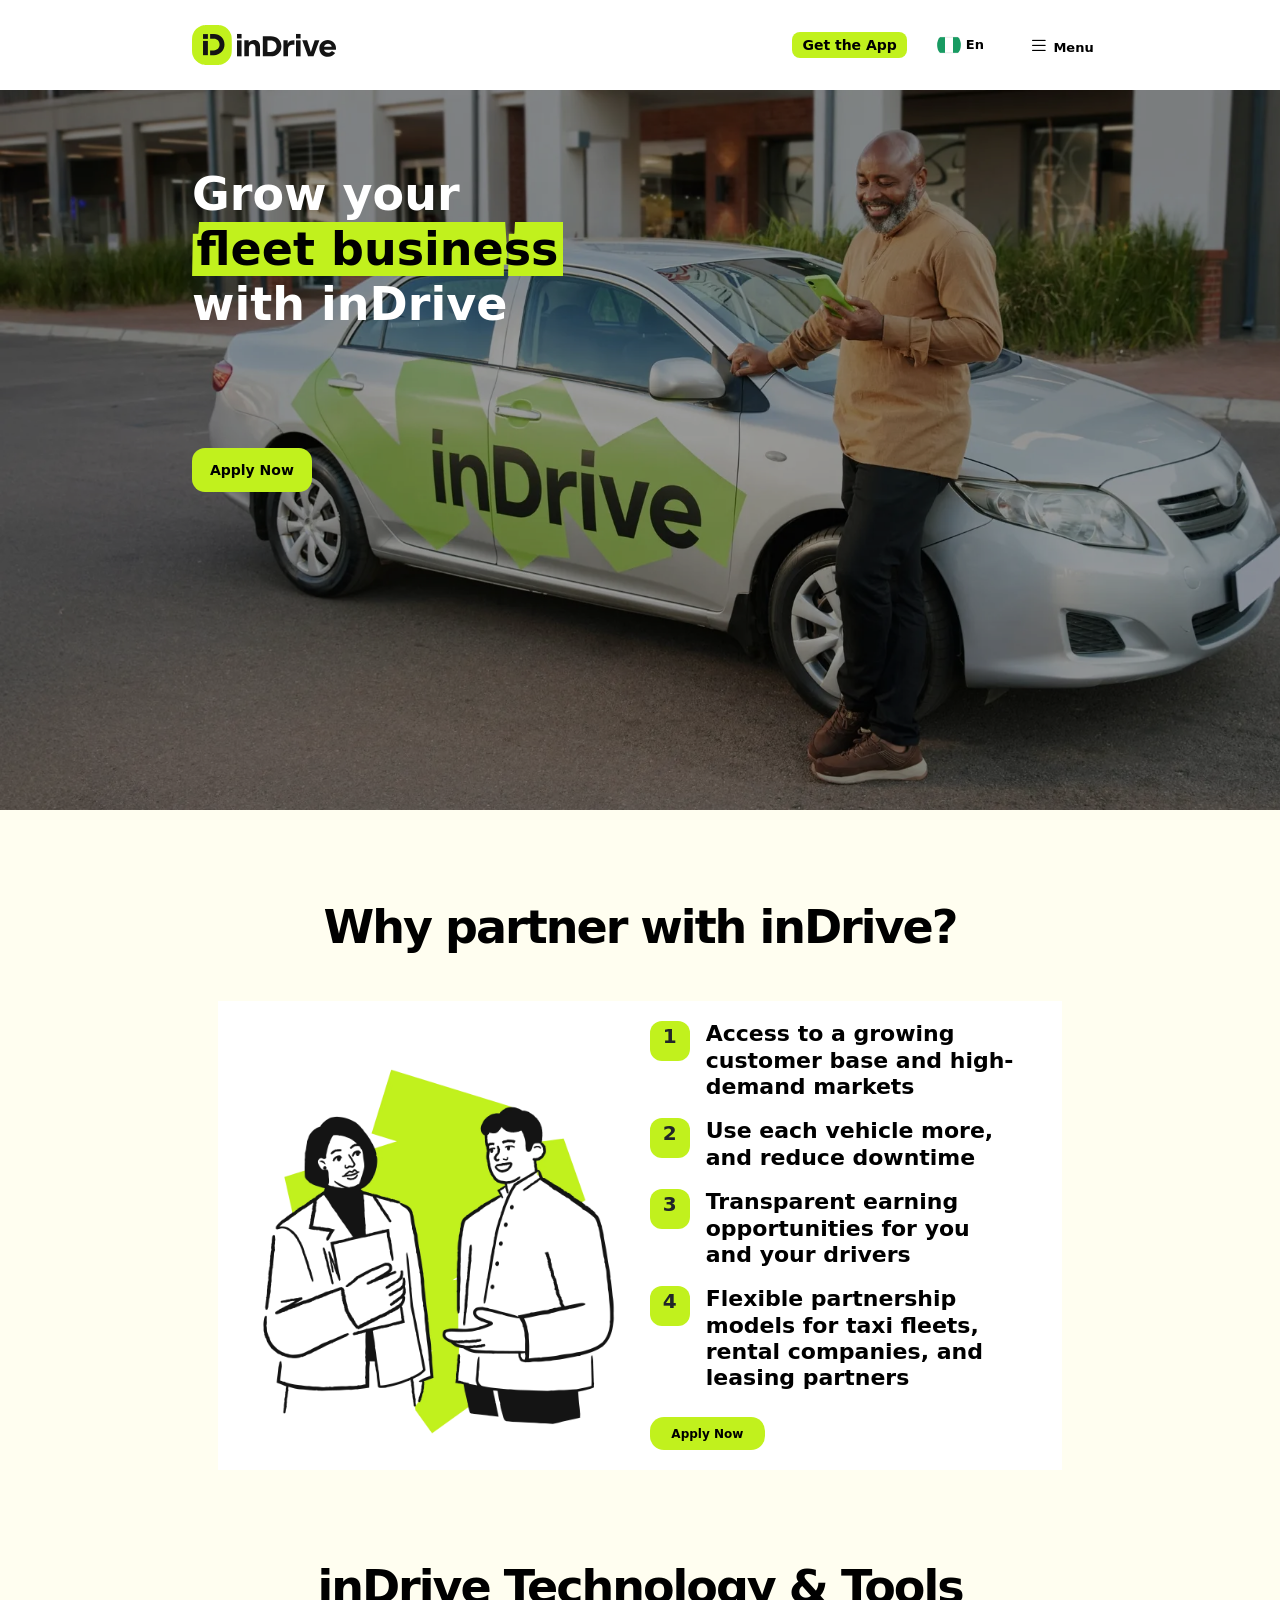
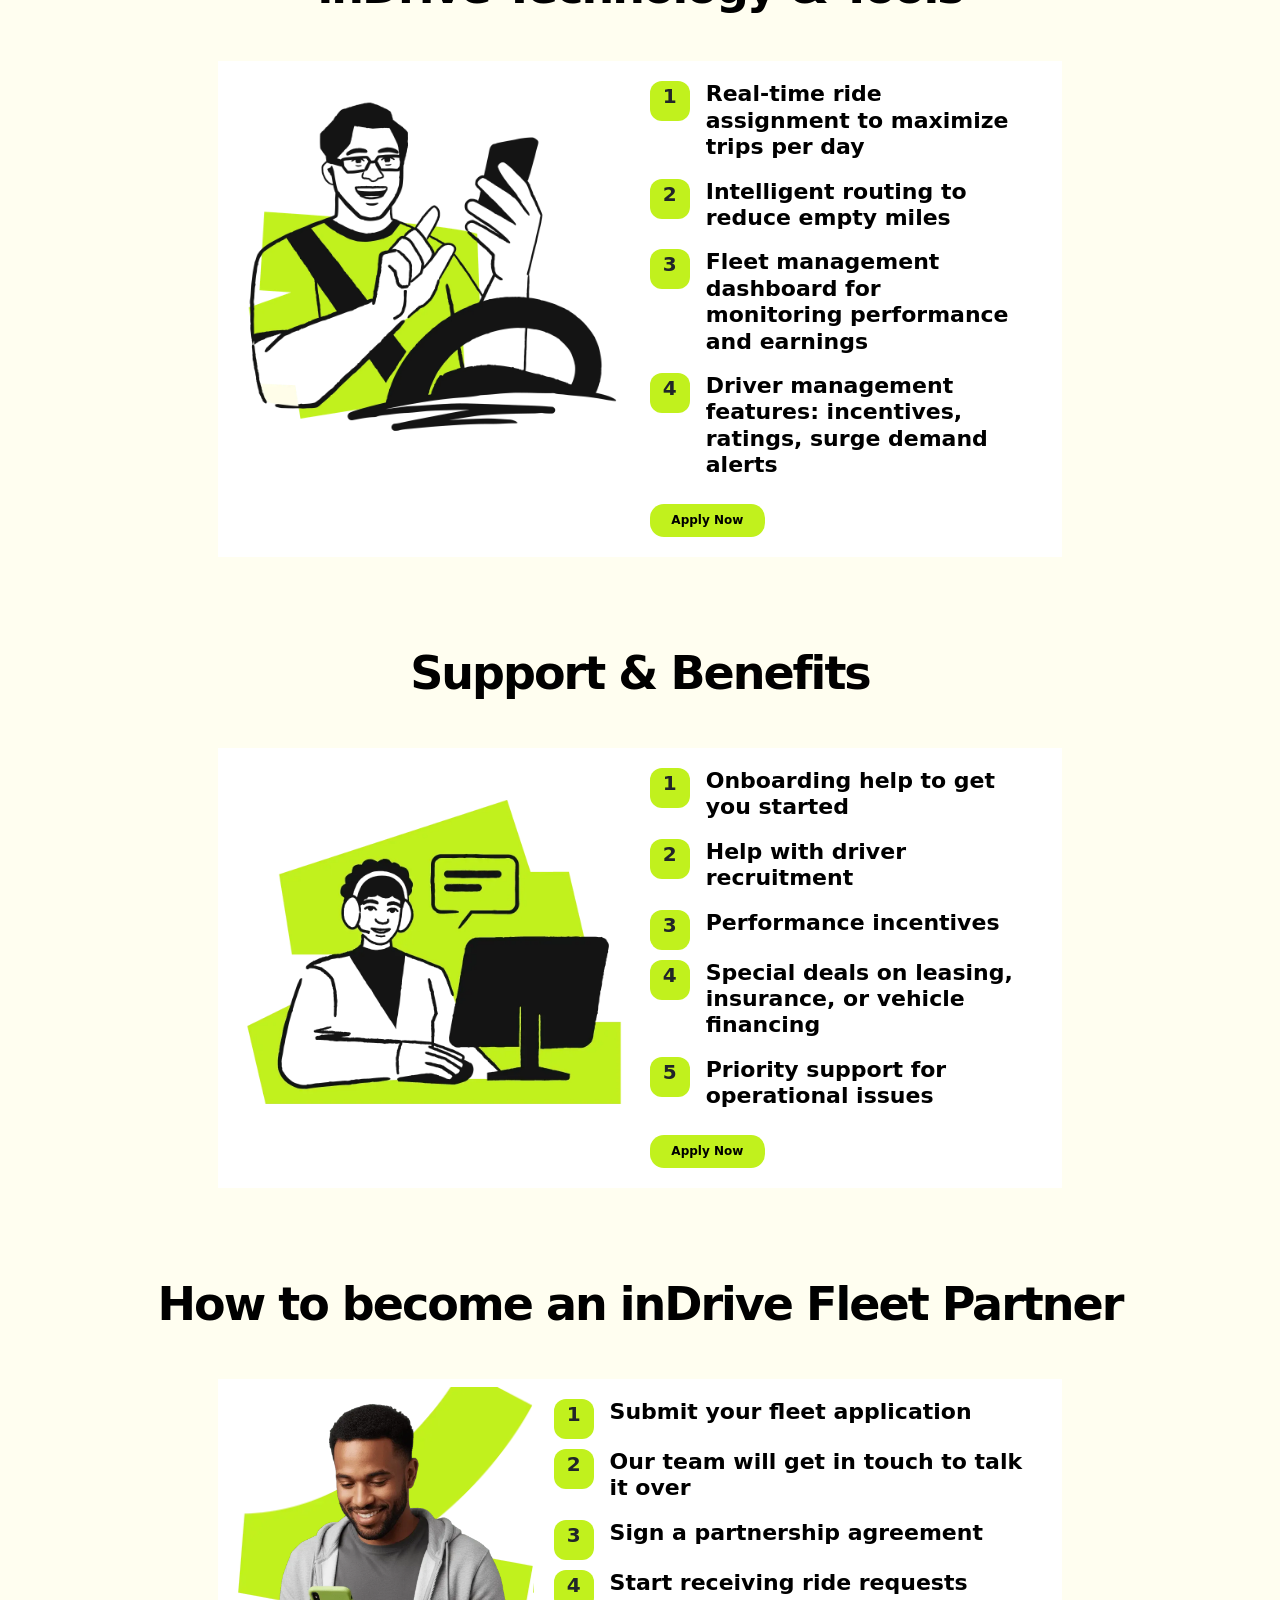
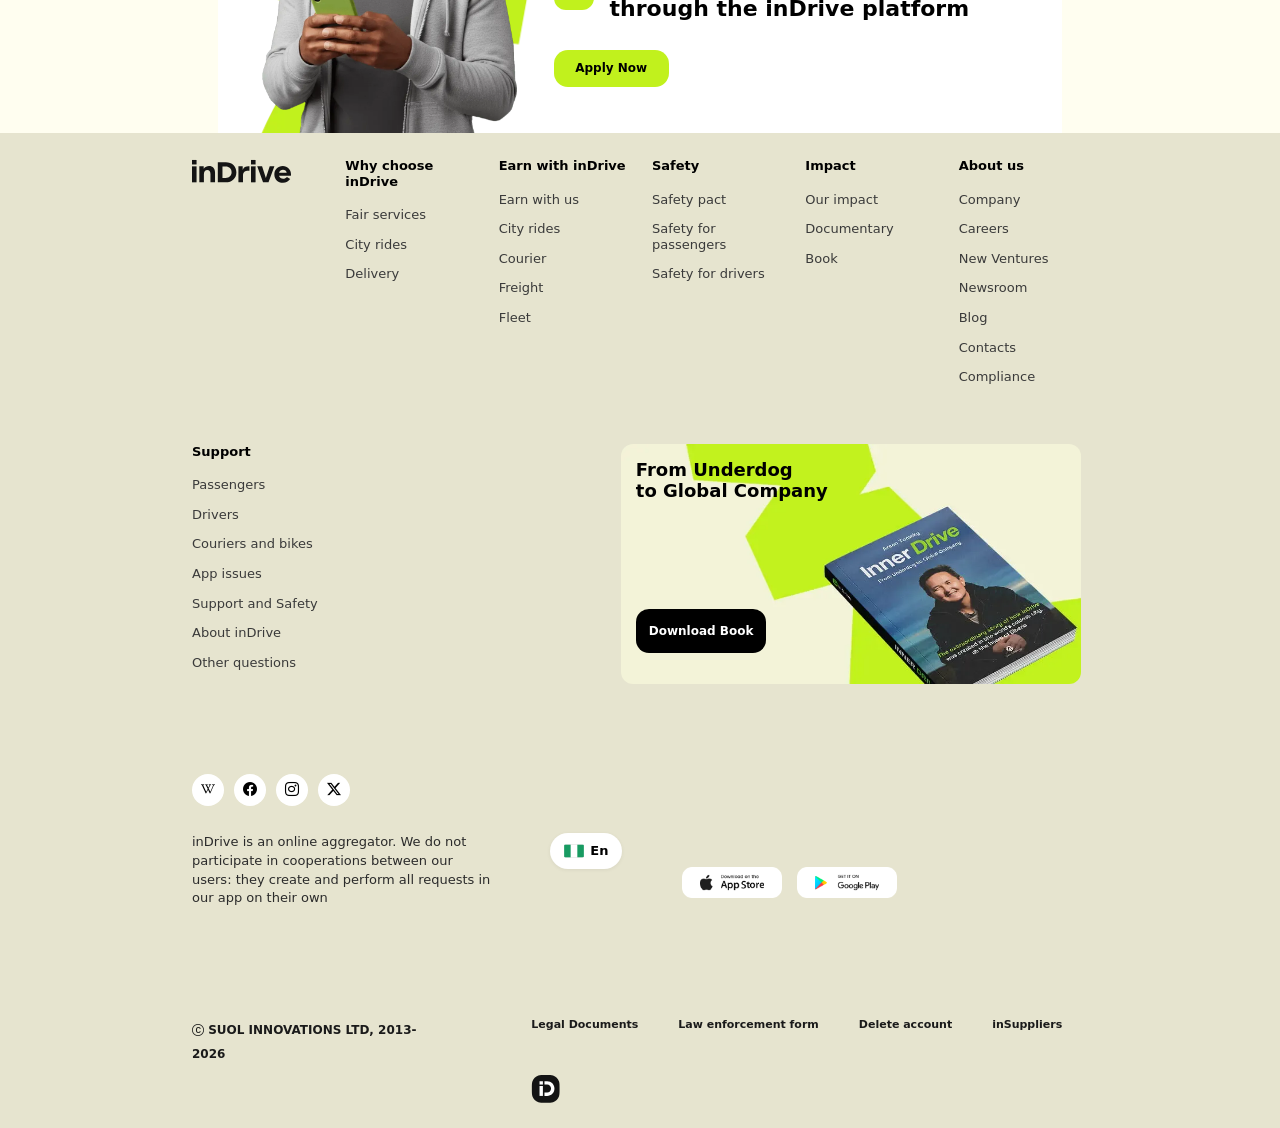
<file: fleet.html>
<!DOCTYPE html>
<html lang="en">
<head>
    <meta charset="UTF-8">
    <meta name="viewport" content="width=device-width, initial-scale=1.0">
    <title>inDrive.Clone.fleet</title>
    <link rel="stylesheet" href="fleet.css">
    <link rel="shortcut icon" href="image/imgi_1_logo-icon (1).svg" type="image/x-icon">
  <link href="https://cdn.jsdelivr.net/npm/bootstrap@5.3.8/dist/css/bootstrap.min.css" rel="stylesheet"
    integrity="sha384-sRIl4kxILFvY47J16cr9ZwB07vP4J8+LH7qKQnuqkuIAvNWLzeN8tE5YBujZqJLB" crossorigin="anonymous">
  <script src="https://cdn.jsdelivr.net/npm/bootstrap@5.3.8/dist/js/bootstrap.bundle.min.js"
    integrity="sha384-FKyoEForCGlyvwx9Hj09JcYn3nv7wiPVlz7YYwJrWVcXK/BmnVDxM+D2scQbITxI"
    crossorigin="anonymous"></script>
  <script src="https://cdn.jsdelivr.net/npm/@popperjs/core@2.11.8/dist/umd/popper.min.js"
    integrity="sha384-I7E8VVD/ismYTF4hNIPjVp/Zjvgyol6VFvRkX/vR+Vc4jQkC+hVqc2pM8ODewa9r"
    crossorigin="anonymous"></script>
  <script src="https://cdn.jsdelivr.net/npm/bootstrap@5.3.8/dist/js/bootstrap.min.js"
    integrity="sha384-G/EV+4j2dNv+tEPo3++6LCgdCROaejBqfUeNjuKAiuXbjrxilcCdDz6ZAVfHWe1Y"
    crossorigin="anonymous"></script>
  <link rel="stylesheet" href="https://cdn.jsdelivr.net/npm/bootstrap-icons@1.13.1/font/bootstrap-icons.min.css">
</head>
<body>
   <header>
    <div class="logo"><img src="./image/imgi_1_logo-icon (1).svg" alt=""> <img src="./image/imgi_3_logo-name--dark.svg"
        alt="">
    </div>
    <div class="right">
      <button class="btn-lime">Get the App</button>
      <button class="btn-icon"> <img src="./image/imgi_4_NG.svg" alt=""> En</button>
      <button class="btn-icon"><i class="bi bi-list"></i> Menu
      <div class="drop">
        <div>Fare Services
            <div>
                <!-- <div><img src="image/imgi_5_019c511d-5f8e-7308-9cc2-b9d0955576b6.svg" alt=""></div> -->
                <div>
                    <a href=""></a>
                    <a href=""></a>
                    <a href=""></a>
                </div>
            </div>
        </div>
        <div>Earn with inDrive</div>
        <div>support</div>
        <div>safety</div>
        <div>impact</div>
        <div>AV Initiative</div>
        <div>About us</div>
        
      </div>
    </button>
    </div>
  </header>
  <section class="arsen">
    <div class="overlay"></div>
    <div class="dd">
        <h2>Grow your <br><span class="fair-span">fleet business</span> <br><span>with inDrive</span></h2>
    <button>Apply Now</button>
    </div>
  </section>
  <section class="start">
        <h2>Why partner with inDrive?</h2>
        <div class="get-start">
            <div class="start-ctn">
                <div class="start-img">
                    <img src="fleet-img/imgi_44_image.webp" alt="">
                </div>
                <div class="steps">
                    <div class="step">
                        <div class="num">1</div>
                        <div class="text">
                            <h3>Access to a growing customer base and high-demand markets</h3>
                        </div>
                    </div>

                    <div class="step">
                        <div class="num">2</div>
                        <div class="text">
                            <h3>Use each vehicle more, and reduce downtime</h3>
                        </div>
                    </div>

                    <div class="step">
                        <div class="num">3</div>
                        <div class="text">
                            <h3>Transparent earning opportunities for you and your drivers</h3>
                        </div>
                    </div>

                    <div class="step">
                        <div class="num">4</div>
                        <div class="text">
                            <h3>Flexible partnership models for taxi fleets, rental companies, and leasing partners</h3>
                        </div>
                    </div>
                    <button>Apply Now</button>

                </div>


            </div>
        </div>
    </section>
    
  <section class="start">
        <h2>inDrive Technology & Tools</h2>
        <div class="get-start">
            <div class="start-ctn">
                <div class="start-img fleet">
                    <img src="fleet-img/imgi_31_image.webp" alt="">
                </div>
                <div class="steps">
                    <div class="step">
                        <div class="num">1</div>
                        <div class="text">
                            <h3>Real-time ride assignment to maximize trips per day</h3>
                        </div>
                    </div>

                    <div class="step">
                        <div class="num">2</div>
                        <div class="text">
                            <h3>Intelligent routing to reduce empty miles</h3>
                        </div>
                    </div>

                    <div class="step">
                        <div class="num">3</div>
                        <div class="text">
                            <h3>Fleet management dashboard for monitoring performance and earnings</h3>
                        </div>
                    </div>

                    <div class="step">
                        <div class="num">4</div>
                        <div class="text">
                            <h3>Driver management features: incentives, ratings, surge demand alerts</h3>
                        </div>
                    </div>
                    <button>Apply Now</button>

                </div>


            </div>
        </div>
    </section>
    
  <section class="start">
        <h2>Support & Benefits</h2>
        <div class="get-start">
            <div class="start-ctn">
                <div class="start-img fleet">
                    <img src="fleet-img/imgi_55_image.webp" alt="">
                </div>
                <div class="steps">
                    <div class="step">
                        <div class="num">1</div>
                        <div class="text">
                            <h3>Onboarding help to get you started</h3>
                        </div>
                    </div>

                    <div class="step">
                        <div class="num">2</div>
                        <div class="text">
                            <h3>Help with driver recruitment</h3>
                        </div>
                    </div>

                    <div class="step">
                        <div class="num">3</div>
                        <div class="text">
                            <h3>Performance incentives</h3>
                        </div>
                    </div>

                    <div class="step">
                        <div class="num">4</div>
                        <div class="text">
                            <h3>Special deals on leasing, insurance, or vehicle financing</h3>
                        </div>
                    </div>
                    <div class="step">
                        <div class="num">5</div>
                        <div class="text">
                            <h3>Priority support for operational issues</h3>
                        </div>
                    </div>
                    <button>Apply Now</button>

                </div>


            </div>
        </div>
    </section>
    
  <section class="start">
        <h2>How to become an inDrive Fleet Partner</h2>
        <div class="get-start">
            <div class="start-ctn">
                <div class="start-img man">
                    <img src="fleet-img/imgi_34_image.webp" alt="">
                </div>
                <div class="steps">
                    <div class="step">
                        <div class="num">1</div>
                        <div class="text">
                            <h3>Submit your fleet application</h3>
                        </div>
                    </div>

                    <div class="step">
                        <div class="num">2</div>
                        <div class="text">
                            <h3>Our team will get in touch to talk it over</h3>
                        </div>
                    </div>

                    <div class="step">
                        <div class="num">3</div>
                        <div class="text">
                            <h3>Sign a partnership agreement</h3>
                        </div>
                    </div>

                    <div class="step">
                        <div class="num">4</div>
                        <div class="text">
                            <h3>Start receiving ride requests through the inDrive platform</h3>
                        </div>
                    </div>
                    <button>Apply Now</button>

                </div>


            </div>
        </div>
    </section>
    <footer class="footer">
    <div class="footer-top">
      <div><img src="/image/imgi_3_logo-name--dark.svg" alt=""></div>

      <!-- Col 1 -->
      <div class="col">
        <h4>Why choose inDrive</h4>
        <a href="#">Fair services</a>
        <a href="#">City rides</a>
        <a href="#">Delivery</a>
      </div>

      <!-- Col 2 -->
      <div class="col">
        <h4>Earn with inDrive</h4>
        <a href="#">Earn with us</a>
        <a href="#">City rides</a>
        <a href="#">Courier</a>
        <a href="#">Freight</a>
        <a href="#">Fleet</a>
      </div>

      <!-- Col 3 -->
      <div class="col">
        <h4>Safety</h4>
        <a href="#">Safety pact</a>
        <a href="#">Safety for passengers</a>
        <a href="#">Safety for drivers</a>
      </div>

      <!-- Col 4 -->
      <div class="col">
        <h4>Impact</h4>
        <a href="#">Our impact</a>
        <a href="#">Documentary</a>
        <a href="#">Book</a>
      </div>

      <!-- Col 5 -->
      <div class="col">
        <h4>About us</h4>
        <a href="#">Company</a>
        <a href="#">Careers</a>
        <a href="#">New Ventures</a>
        <a href="#">Newsroom</a>
        <a href="#">Blog</a>
        <a href="#">Contacts</a>
        <a href="#">Compliance</a>
      </div>
    </div>

    <div class="footer-bottom">
      <div class="col">
        <h4>Support</h4>
        <a href="#">Passengers</a>
        <a href="#">Drivers</a>
        <a href="#">Couriers and bikes</a>
        <a href="#">App issues</a>
        <a href="#">Support and Safety</a>
        <a href="#">About inDrive</a>
        <a href="#">Other questions</a>
      </div>

      <div class="book">
        <div class="book-content">
          <h3>From Underdog<br>to Global Company</h3>
          <button>Download Book</button>
        </div>
      </div>
    </div>

    <div class="footer-social">
      <a href="#" class="social"><i class="bi bi-wikipedia"></i></a>
      <a href="#" class="social"><i class="bi bi-facebook"></i></a>
      <a href="#" class="social"><i class="bi bi-instagram"></i></a>
      <a href="#" class="social"><i class="bi bi-twitter-x"></i></a>
    </div>
    <div class="fot">
      <div>
        <p class="disclaimer">
          inDrive is an online aggregator. We do not<br>
          participate in cooperations between our<br>
          users: they create and perform all requests in<br>
          our app on their own
        </p>
      </div>


      <div>
        <button class="lang">
          <div class="lang-image">
            <img class="flag" src="/image/imgi_4_NG.svg" alt="">
          </div> En
        </button>
      </div>

      <div class="STORE">
        <div class="stores">
          <img src="/image/appStore.13rh-5r8ebl.b.png" alt="">
        </div>
        <div class="stores">
          <img src="/image/googlePlay.10a42l7j6egjk.png" alt="">
        </div>
      </div>

    </div>
    <div class="copy-legal">
      <div>
        <span class="copy"> <i class="bi bi-c-circle"></i> SUOL INNOVATIONS LTD, 2013-2026</span>
      </div>
      <div class="legal">
        <a href="#">Legal Documents</a>
        <a href="#">Law enforcement form</a>
        <a href="#">Delete account</a>
        <a href="#">inSuppliers</a>
        <div><img src="/image/imgi_50_logo-icon--dark.svg" alt=""></div>
      </div>
    </div>
  </footer>
    
</body>
</html>
</file>
<file: style.css>
*{
    margin: 0;
    padding: 0;
    box-sizing: border-box;
}
header{
  position:sticky;
  top:0; left:0; width:100%;
  height:10vh;
  display:flex;
   justify-content:space-between;
   vertical-align: middle;
  align-items:center;
  padding:0 15%;
  z-index:100;
  background: white;
}
.right{display:flex;
     align-items:center; 
     gap:15px;
     position: relative;
    }
.btn-lime{
  background: rgb(193,241,29);
  color:#000;
  border:none;
  padding:1% 3.5%; 
  border-radius:8px;
  font-weight:600; 
  font-size:14px; 
  cursor:pointer;
  text-wrap: nowrap;
}
.btn-icon{
  background:rgba(255,255,255,0.2);
  color:black; 
  font-size: 13px;
  font-weight: 600;
  border:1px solid rgba(255,255,255,0.3);
  padding:5px 14px; 
  border-radius:20px;
  align-items: center;
  text-wrap: nowrap;
  text-align: center;
}
.drop{
  font-size: 13px;
  font-weight: 700;
  position: absolute;
  width: 99vw;
  height: 7vh;
  background-color: white;
  color: black;
  display: flex;
  gap: 12px;
  justify-content: space-evenly;
  align-items: center;
  top: 100%;
  left: -900px;
  /* right: 1000px; */
  padding: 3% 35% 3% 87% ;
  visibility: hidden;
  z-index: 200;
}
.btn-icon:focus .drop{
  visibility: visible;
}
.btn-icon i{
  font-size: 20px;
  justify-items: center;
}
.btn-icon img{
   border-radius: 50%;
}
.text h1{
    background-image: url(./image/inDrive\ Services\ in\ Nigeria\ _\ Offer\ Your\ Fare/download.svg);
    background-repeat: no-repeat;
    position: absolute;
    z-index: 999;
}
.mid{
  height: 8vh;
  align-items: center;
  margin-top: 5%;
  padding-left: 45%;
}
.mid button{
  font-size: 12.5px;
  font-weight: 600;
  border: none;
  border-radius: 25px;
  background-color: rgb(240, 238, 214);
  width: 15%;
  height: 4vh;
  text-wrap: nowrap;
  padding-top: 0.5%;
  margin-bottom: 0;
}

.services{
  padding: 0 20px 20px 60px;
  margin:0 auto;
  background:rgb(255, 254, 240);
}

.services-title{
  text-align:center;
  font-size:48px;
  font-weight:700;
  letter-spacing:-1.5px;
  color:#000;
  margin-bottom:5%;
}

.grid{
  display:grid;
  grid-template-columns: 1fr 1fr;
  gap:18px;
  margin:  0 12%;
}

.card{
  background:rgb(255, 255, 255);
  border-radius:16px;
  padding:3% 5%;
  display: flex;
  gap:10px;
  box-shadow:0 6px 20px rgba(0,0,0,0.1);
  height: 220px;
  overflow:hidden;
}

.cardi{
  width:180px;
  height:120px;
  align-items:center;
  justify-content:center;

}

.cardi img{
  width:100%;
  height:100%;
  object-fit:contain;
}

.card-text{
  flex:1;
  display:flex;
  flex-direction:column;
  justify-content:center;
}

.card-text h2{
  font-size:20px;
  font-weight:800;
  letter-spacing:-0.3px;
  margin-bottom:4px;
  color:black;
}

.card-text p{
  font-size:12.5px;
  line-height:1.35;
  color:rgb(122, 122, 122);
  font-weight:500;
  margin-bottom:20px;
}

.links{
  display:flex;
  flex-direction:column;
  gap:8px;
}

.links a{
  text-decoration:none;
  color:black;
  font-size:13.5px;
  font-weight:700;
  width:fit-content;
}

.links a:hover{
  text-decoration: underline;
}
.safety{
  padding: 0 20px;
  margin:0 17%;
}
.safe{
  background:rgb(193,241,29);
  display: flex;
  gap: 30px;
  border-radius: 16px;
}
.safety h2{
  font-size:48px;
  font-weight: 700;
  color: black;
  text-align: center;
  margin-bottom: 5%;
}
.safee{
  padding-top: 2.5%;
  color: black;
}
.safee h3{
  font-size: 30px;
  font-weight: 700;
}
.safee p{
  margin-top: 3%;
  font-weight: 600;
  font-size: 15px;
}
.safetyy{
   width:80%;
  height:60%;
  padding: 6% 3% 0 3%;
  background-image: url(image/imgi_20_019a2a3c-c3fa-71c4-8bd6-68775fbb6748.svg);
  background-repeat:round;
  align-items:center;
  justify-content:center;
}
.safetyy img{
   width:100%;
  height:100%;
  object-fit:contain;
}
.safee button{
  background-color: black;
  color: white;
  border: none;
  border-radius: 10px;
  height: 6vh;
  width: 20%;
  text-wrap: nowrap;
  font-size: 12px;
  font-weight: 500;
  margin-top: 40%;
}
.news h2{
  font-size: 47px;
  font-weight: 700;
  margin-bottom: 5%;
  text-align: center;
}
.news{
  margin:7% 15% 10% ;
  padding:0 20px;
}
.news-grid{
  display:grid;
  grid-template-columns: repeat(3, 1fr);
  gap:18px;
}
.news-card{
  background:rgb(255, 255, 255);
  border-radius:16px;
  overflow:hidden;
  box-shadow:0 4px 14px rgba(0,0,0,0.1);
  display:flex;
  flex-direction:column;
  cursor:pointer;
}


.news-img{
  height:190px;
}
.news-img img{
  width:100%;
  height:100%;
  object-fit:contain;
  transition: transform 0.3s linear;
}
.news-card:hover .news-img img{
  transform: scale(1.07);
}

.news-body{
  padding:16px 16px 14px;
  display:flex;
  flex-direction:column;
}
.meta-top{
  font-size:11px;
  color:rgb(138, 138, 138);
  margin-bottom:10px;
}
.news-title{
  font-size:15px;
  font-weight:700;
  margin-bottom:22px;
}
.news-title a{
  color:black;
  text-decoration:none;
}

.news-card:hover .news-title a{
  text-decoration: underline;
}

.news-foot{
  display:flex;
  justify-content:space-between;
  font-size:11px;
  color:rgb(154, 154, 154);
  padding-top:10px;
}
.news button{
  background-color: black;
  color: white;
  border: none;
  border-radius: 10px;
  height: 6vh;
  width: 15%;
  text-wrap: nowrap;
  font-size: 12px;
  font-weight: 500;
  margin-top: 5%;
  margin-left: 40%;
  
}

.diff{
  padding:0 20px 5% 0;
  background-color: rgb(193,241,29);
  align-items: center;
  text-align: center;
}
.diff-text h2{
  font-size: 47px;
  font-weight: 650;
  color: black;
  letter-spacing: -2px;
}
.diff-text p{
  font-weight: 600;
  color: black;
}
.diff-text button{
  background-color: black;
  color: white;
  border: none;
  border-radius: 10px;
  height: 6vh;
  width: 10%;
  text-wrap: nowrap;
  font-size: 12px;
  font-weight: 500;
}
.diff-lime{
  margin:7% 15% 2.5% ;
  height: auto;
  display: flex;
  background: rgb(228,255,136);
  border-radius: 16px;
}
.diff-img{
   width:100%;
  height:80%;
  padding: 6% 3% 0 3%;
  background-image: url(image/imgi_26_layer.svg);
  background-repeat:round;
  justify-content:center;
}
.diff-img img{
  width:100%;
  height:100%;
  object-fit:contain;
}
.diff-global{
  line-height:1;
  margin-top: 4%;
  text-align: left;
  padding-right: 5%;
}
.diff-global span{
  font-size:11px;
  color:rgb(138, 138, 138);
  margin-bottom:5%;
}
.diff-global h3{
  color: black;
  font-weight: 700;
}
.diff-global P{
  font-size:12px;
  font-weight: 600
  /* color:rgb(138, 138, 138);
  margin-bottom:10px; */
}
.diff-global button{
  background-color: black;
  color: white;
  border: none;
  border-radius: 10px;
  /* padding: auto 5%; */
  height: 6vh;
  width: 20%;
  text-wrap: nowrap;
  font-size: 12px;
  font-weight: 500;
  margin-top: 5%;
}
.more{
  margin-top: 25%;
}
.more a{
  color: black;
  font-size: 15px;
  text-decoration: none;  
}
.more a:hover{
  text-decoration: underline;
}
.latest h3{
  text-align: left;
  margin-left: 15%;
  margin-bottom: 2%;
  font-weight: 700;
  color: black;
}
.news-scroll{
  display: grid;
  grid-template-columns: repeat(11, 1fr);
  gap: 18px;
  /* flex: 0 0 auto; */
  overflow-x: scroll;
  text-align: left;
  scrollbar-width: none;
  scroll-behavior: smooth;
}

.scroll-container{
  background:rgba(255, 255, 255, 0.4);
  border-radius:16px;
  
  display:flex;
  flex-direction:column;
  cursor:pointer;
  width: 280px;
  height: 50vh;
}


.scroll-image{
  /* position:relative; */
  height:190px;
  overflow: hidden;
  border-radius: 16px 16px 0 0;
  /* overflow:hidden; */
}
.scroll-image img{
  width:100%;
  height:100%;
  object-fit:contain;
  transition: transform 0.3s linear;
}
.scroll-container:hover .scroll-image img{
  transform: scale(1.07);
}

.scroll-body{
  padding:16px 16px 14px;
  display:flex;
  flex-direction:column;
}
.topper{
  font-size:11px;
  color:rgb(138, 138, 138);
  margin-bottom:10px;
}
.scroll-title{
  font-size:15px;
  font-weight:700;
  margin-bottom:22px;
}
.scroll-title a{
  color:black;
  text-decoration:none;
}

.scroll-container:hover .scroll-title a{
  text-decoration: underline;
}
.last{
  background-color: black;
  border-radius: 16px 16px 0 0;
  align-items: center;
  vertical-align: middle;
  padding: 15% 5% 15% 0;
}
.last h3{
  color: white;
  text-align: center;
}
.last button{
  height: 7vh;
  background-color: rgb(193,241,29);
  color: black;
  border: none;
  border-radius: 13px;
  font-size: 13px;
  font-weight: 600;
  padding: 0 3%;
  margin-left: 35%;
  margin-top: 5%;
}

.footer{
  background:#E6E4CF; 
  padding: 2% 15% 2% 15%;
  color:rgb(26, 26, 26);
}

.footer-top{
  display:grid;
  grid-template-columns:  repeat(6, 1fr);
  gap: 24px;
  margin-bottom:5%;
}


.col h4{
  font-size:13px;
  font-weight:700;
  margin-bottom:18px;
  color:#000;
}
.col a{
  display:block;
  font-size:13px;
  font-weight:500;
  color:rgb(58, 58, 58);
  text-decoration:none;
  margin-bottom:14px;
  line-height:1.2;
}
.col a:hover{
  text-decoration:underline;
}

.footer-bottom{
  display:grid;
  grid-template-columns: 160px 300px;
  gap:30%;
}

.book{
  width: 460px;
  height: 240px;
  background-image: url(image/imgi_44_image.webp);
  background-repeat:round;
  border-radius:12px;
  padding:5% 5%;
}

.book-content h3{
  font-size:18px;
  font-weight:800;
  line-height:1.2;
  color: black;
  margin-bottom:25%;
}
.book button{
  background-color: black;
  color:white;
  border:none;
  padding:3% 3%;
  border-radius:13px;
  font-size:12px;
  font-weight:700;
}

.footer-social{
  margin-top:10%;
  display:flex;
  gap:10px;
}
.social{
  width:32px; height:32px;
  background:white;
  color: black;
  border-radius:50%;
  display:flex;
  align-items:center;
  justify-content:center;
  text-decoration:none;
  font-size:14px;
  margin-bottom: 3%;
}


.fot{
  display: flex;
  gap: 60px;
}

.disclaimer{
  font-size:13px;
  line-height:1.45;
  color:#2b2b2b;
  font-weight:500;
  margin-bottom:3%;
}

.lang{
  background:white;
  border:none;
  padding:8px 14px;
  border-radius:20px;
  display:flex;
  align-items:center;
  gap:6px;
  font-weight:700;
  font-size:13px;
  cursor:pointer;
  box-shadow:0 1px 4px rgba(0,0,0,0.06);
}
.lang-image{
  height:px;
  width: 20px;
  border-radius: 50%;
}
.flag{
  width:100%;
  height:100%;
  /* border-radius:50%; */
  /* object-fit: contain; */
  overflow: hidden;
}

.STORE{
  display:flex;
  gap: 15px;
  margin-top: -4.5%;
}
.stores{
  width: 100px;
  height: 20vh;
}
.stores img{
  width: 100%;
  height: 100%;
  object-fit: contain;
}
.copy-legal{
  display: flex;
  gap: 100px;
  padding-top: 5%;
  flex-wrap: nowrap;
}
.copy{
  font-size:12px;
  font-weight:600;
  color:rgb(26, 26, 26);
}
.legal{
  display:flex;
  gap:40px;
  align-items:center;
  flex-wrap:wrap;
}
.legal a{
  text-decoration:none;
  color:#1a1a1a;
  font-size:11px;
  font-weight:600;
}
.legal a:hover{text-decoration:underline;}



@media screen and (max-width: 1024px) {
  header {
    padding: 0 5%;
  }

  .grid {
    grid-template-columns: 1fr;
    margin: 0 5%;
  }

  .news-grid {
    grid-template-columns: 1fr 1fr;
  }

  .safe, .diff-lime {
    flex-direction: column;
    padding: 5%;
  }

  .safety, .news, .diff-lime, .latest h3, .footer {
    margin-left: 5%;
    margin-right: 5%;
    padding-left: 0;
    padding-right: 0;
  }

  .safetyy, .diff-img {
    width: 100%;
    height: auto;
    background-size: cover;
  }

  .safee button, .diff-global button, .last button {
    margin-top: 5%;
    margin-left: 0;
    width: auto;
    padding: 10px 24px;
  }

  .footer-top {
    grid-template-columns: repeat(3, 1fr);
  }

  .footer-bottom {
    grid-template-columns: 1fr;
    gap: 40px;
  }

  .book {
    width: 100%;
    height: auto;
  }
}


@media screen and (max-width: 767px) {
  header{
    padding:0 16px;
    height:60px;
  }
  .btn-lime{
    display:none;
  }
  .btn-icon:first-of-type{
    display:none;
  }
  .btn-icon:last-of-type{
    width:42px;
    height:42px;
    padding:0;
    border-radius:50%;
    background:#fff;
    border:1px solid #eee;
    display:flex;
    align-items:center;
    justify-content:center;
    font-size:0;
  }
  .btn-icon:last-of-type i{
    font-size:24px !important;
    color:#000;
  }

  .drop {
    display: none;
  }

  .mid {
    padding-left: 0;
    text-align: center;
  }

  .mid button {
    width: 25%;
    padding-top: 1%;
    padding-bottom: 2%;
  }

  .services-title, .safety h2, .news h2, .diff-text h2 {
    font-size: 28px;
    letter-spacing: normal;
  }

  .card {
    flex-direction: column;
    height: auto;
    padding: 20px;
  }

  .cardi {
    width: 100%;
    height: 150px;
  }

  .news-grid {
    grid-template-columns: 1fr;
  }

  .news button, .diff-text button {
    width: 80%;
    margin-left: 10%;
  }

  .footer-top {
    grid-template-columns: repeat(2, 1fr);
  }

  .fot {
    flex-direction: column;
    gap: 20px;
  }

  .STORE {
    /* flex-direction: column; */
    gap: 10px;
    margin-top: 0;
  }

  .stores {
    height: 60px;
  }

  .copy-legal {
    flex-direction: column;
    gap: 20px;
  }
}
</file>
<file: books.css>
*{margin:0;
    padding:0;
    box-sizing:border-box;}

header{
  position:sticky;
  top:0; left:0; width:100%;
  height:10vh;
  display:flex;
   justify-content:space-between;
   vertical-align: middle;
  align-items:center;
  padding:0 15%;
  z-index:100;
  background: white;
}
.right{display:flex;
     align-items:center; 
     gap:15px;
     position: relative;
    }
.btn-lime{
  background: rgb(193,241,29);
  color:#000;
  border:none;
  padding:1% 3.5%; 
  border-radius:8px;
  font-weight:600; 
  font-size:14px; 
  cursor:pointer;
  text-wrap: nowrap;
}
.btn-icon{
  background:rgba(255,255,255,0.2);
  color:black; 
  font-size: 13px;
  font-weight: 600;
  border:1px solid rgba(255,255,255,0.3);
  padding:5px 14px; 
  border-radius:20px;
  align-items: center;
  text-wrap: nowrap;
  text-align: center;
}
.drop{
  font-size: 13px;
  font-weight: 700;
  position: absolute;
  width: 99vw;
  height: 7vh;
  background-color: white;
  color: black;
  display: flex;
  gap: 12px;
  justify-content: space-evenly;
  align-items: center;
  top: 100%;
  left: -900px;
  /* right: 1000px; */
  padding: 3% 35% 3% 87% ;
  visibility: hidden;
  z-index: 200;
}
.btn-icon:focus .drop{
  visibility: visible;
}
.btn-icon i{
  font-size: 20px;
  justify-items: center;
}
.btn-icon img{
   border-radius: 50%;
}
.arsen{
    height: 80vh;
    background-image: url(fair-img/imgi_38_image.webp);
     background-repeat: no-repeat;
    background-size: cover;
    background-position: center;
     padding: 7% 15% 5% 15% ;
}
.arsen h2{
  font-size:46px;
  font-weight: 700;
  color: white;
  text-align: left;
}
  .fair-span{
    background-image: url(contact-img/download.svg);
    background-position: right;
    color: black;
    padding: 0 0.5%;
}
.arsen p{
    color: white;
    font-weight: 600;
    margin-top: 1%;
    line-height: -1.5px;
}
.arsen button{
    background-color: rgb(193,241,29);
    padding: 1.5% 3%;
    border: none;
    border-radius: 13px;
    font-weight: 650;
    font-size: 14px;
    margin-top: 12%;
}
.mid{
  height: 8vh;
  align-items: center;
  padding-top: 6%;
  padding-left: 48%;
  background: rgb(255, 254, 240);
}
.mid button{
  font-size: 12.5px;
  font-weight: 600;
  border: none;
  border-radius: 25px;
  background-color:rgb(240, 238, 214); 
  width: 8%;
  height: 4vh;
  text-wrap: nowrap;
  padding-top: 0.3%;
  margin-bottom: 0;
}
.story{
  background-color: rgb(255, 254, 240);
  height: 80vh;
  align-items: center;
padding: 3% 10%;}
.story-line{
  height: 60vh;
  /* width: 50%; */
  text-align: center;
  background-image: url(book-img/imgi_13_019ae8f9-c8f2-7e63-a406-c787bb307eaa.svg);
  background-position: center;
  background-size: contain;
  background-repeat: no-repeat;
  padding: 3% 20%;
}
.story-line h2{
  font-size: 40px;
  font-weight: 650;
  color: black;
}
.story-line p{
  color: black;
  font-weight: 630;
}
.motive{
  display: flex;
  gap: 10px;
  padding: 0 15% 5% 15%;
  background-color: rgb(255, 254, 240);
}
.motive-text{
  width: 50%;
  background-color: white;
  border-radius: 15px;
  padding: 1.5% 3% ;
}
.motive-text h3{
  font-weight: 650;
  font-size: 26px;
}
.motive-text p{
  margin-top: 20%;
  font-size: 13px;
}

.motive-img{
  width: 50%;
  border-radius: 15px;
}
.motive-img img{
  width: 100%;
  height: 100%;
  object-fit: contain;
}
.review{
  padding: 0 15% 0 15%;
  background-color: rgb(255, 254, 240);
}
.review h2{
  text-align: center;
  margin-bottom: 5%;
  font-size: 45px;
  font-weight: 700;
}
.review-scroll{
  width: 100%;
  height: 80vh;
  display: grid;
  grid-template-columns: repeat(4, 400px);
  /* column-height: 56vh; */
  gap: 15px;
  overflow-y: scroll;
  scrollbar-width: none;
}
.review-ctn{
  background-color: white;
  padding: 5% 6%;
  border-radius: 15px;
  box-shadow: 0px 6px 6px rgba(148, 146, 146, 0.4);
  /* width: 100%; */
  height: 60vh;
  color: black;
  font-weight: 600;
  font-size: 15px;
  display: flex;
  flex-direction: column;
}
.reviews{
  display: flex;
  gap: 10px;
  margin-top: auto;
}
.review-img img{
  width: 50px;
  height: 50px;
}
.md{
  height: 50px;
  font-size: 14.5px;
}
.m-d{
  margin-top: -15px;
  font-size: 12px;
}
.books{
    width: 100%;
    height: 90vh;
    background-image: url(book-img/imgi_20_image.webp) ;
    background-repeat: no-repeat;
    background-size: cover;
    background-position: center;
    position: relative;
    
}
.over{
    position: absolute;
    width: 58%;
    height: 60%;
    left: -200px;
}
.over img{
    width: 100%;
    height: 100%;
}
.glo-book{
    padding: 25% 15% 5% 15%;
    z-index: 5;
    position: relative;
}
.glo-book h2{
    font-size: 45px;
    font-weight: 700;
    color: white;
}
.glo-book p{
    font-size: 14px;
    font-weight: 700;
    color: white;
}
.books button{
    background-color: rgb(193,241,29);
    margin-top: 3%;
    padding: 1% 3%;
    border: none;
    border-radius: 13px;
    font-weight: 600;
    font-size: 14px;
}
.footer{
  background:rgb(230, 228, 207); 
  padding: 2% 15% 2% 15%;
  color:rgb(26, 26, 26);
}

.footer-top{
  display:grid;
  grid-template-columns:  repeat(6, 1fr);
  gap: 24px;
  margin-bottom:5%;
}


.col h4{
  font-size:13px;
  font-weight:700;
  margin-bottom:18px;
  color:#000;
}
.col a{
  display:block;
  font-size:13px;
  font-weight:500;
  color:rgb(58, 58, 58);
  text-decoration:none;
  margin-bottom:14px;
  line-height:1.2;
}
.col a:hover{
  text-decoration:underline;
}

.footer-bottom{
  display:grid;
  grid-template-columns: 160px 300px;
  gap:30%;
}

.book{
  width: 460px;
  height: 240px;
  background-image: url(image/imgi_44_image.webp);
  background-repeat:round;
  border-radius:12px;
  padding:5% 5%;
}

.book-content h3{
  font-size:18px;
  font-weight:800;
  line-height:1.2;
  color: black;
  margin-bottom:25%;
}
.book button{
  background-color: black;
  color:white;
  border:none;
  padding:3% 3%;
  border-radius:13px;
  font-size:12px;
  font-weight:700;
}

.footer-social{
  margin-top:10%;
  display:flex;
  gap:10px;
}
.social{
  width:32px; height:32px;
  background:white;
  color: black;
  border-radius:50%;
  display:flex;
  align-items:center;
  justify-content:center;
  text-decoration:none;
  font-size:14px;
  margin-bottom: 3%;
}


.fot{
  display: flex;
  gap: 60px;
}

.disclaimer{
  font-size:13px;
  line-height:1.45;
  color:#2b2b2b;
  font-weight:500;
  margin-bottom:3%;
}

.lang{
  background:white;
  border:none;
  padding:8px 14px;
  border-radius:20px;
  display:flex;
  align-items:center;
  gap:6px;
  font-weight:700;
  font-size:13px;
  cursor:pointer;
  box-shadow:0 1px 4px rgba(0,0,0,0.06);
}
.lang-image{
  height:px;
  width: 20px;
  border-radius: 50%;
}
.flag{
  width:100%;
  height:100%;
  overflow: hidden;
}

.STORE{
  display:flex;
  gap: 15px;
  margin-top: -4.5%;
}
.stores{
  width: 100px;
  height: 20vh;
}
.stores img{
  width: 100%;
  height: 100%;
  object-fit: contain;
}
.copy-legal{
  display: flex;
  gap: 100px;
  padding-top: 5%;
  flex-wrap: nowrap;
}
.copy{
  font-size:12px;
  font-weight:600;
  color:rgb(26, 26, 26);
}
.legal{
  display:flex;
  gap:40px;
  align-items:center;
  flex-wrap:wrap;
}
.legal a{
  text-decoration:none;
  color:#1a1a1a;
  font-size:11px;
  font-weight:600;
}
.legal a:hover{text-decoration:underline;}

@media screen and (max-width: 1024px) {
  header {
    padding: 0 5%;
  }

  .arsen, .books {
    height: auto;
    padding: 10% 5%;
  }

  .arsen h2, .glo-book h2 {
    font-size: 34px;
  }

  .arsen button, .books button {
    margin-top: 5%;
    padding: 12px 24px;
  }

  .mid {
    padding-top: 20px;
    padding-left: 0;
    text-align: center;
    height: auto;
  }

  .mid button {
    width: 30%;
    height: auto;
    padding: 10px 0;
  }

  .story {
    height: auto;
    padding: 10% 5%;
  }

  .story-line {
    height: auto;
    padding: 5% 5%;
  }

  .story-line h2 {
    font-size: 30px;
  }

  .motive {
    flex-direction: column;
    padding: 5% 5%;
    gap: 20px;
  }

  .motive-text, .motive-img {
    width: 100%;
  }

  .motive-text p {
    margin-top: 10%;
  }

  .review {
    padding: 0 5%;
  }

  .review h2 {
    font-size: 34px;
  }

  .review-scroll {
    grid-template-columns: repeat(4, 320px);
    height: auto;
    overflow-x: scroll;
    overflow-y: hidden;
    padding-bottom: 20px;
  }

  .review-ctn {
    height: 50vh;
  }

  .over {
    display: none; /* Hides overlapping absolute layer causing layout breaking on tablet view */
  }

  .glo-book {
    padding: 10% 0 0 0;
  }

  .footer {
    padding: 5%;
  }

  .footer-top {
    grid-template-columns: repeat(3, 1fr);
  }

  .footer-bottom {
    grid-template-columns: 1fr;
    gap: 40px;
  }

  .book {
    width: 100%;
    height: auto;
  }
}

@media screen and (max-width: 767px) {
  header{
    padding:0 16px;
    height:60px;
  }
  .btn-lime{
    display:none;
  }
  .btn-icon:first-of-type{
    display:none;
  }
  .btn-icon:last-of-type{
    width:42px;
    height:42px;
    padding:0;
    border-radius:50%;
    background:#fff;
    border:1px solid #eee;
    display:flex;
    align-items:center;
    justify-content:center;
    font-size:0;
  }
  .btn-icon:last-of-type i{
    font-size:24px !important;
    color:#000;
  }

  .drop {
    display: none;
  }

  .arsen h2, .glo-book h2 {
    font-size: 26px;
  }

  .arsen p, .glo-book p {
    font-size: 14px;
  }

  .mid {
    padding-left: 0;
    text-align: center;
  }

  .mid button {
    width: 20%;
    padding-top: 2%;
  }

  .story-line h2 {
    font-size: 24px;
  }

  .motive-text h3 {
    font-size: 22px;
  }

  .review h2 {
    font-size: 26px;
  }

  .review-scroll {
    grid-template-columns: repeat(4, 280px);
  }

  .review-ctn {
    height: auto;
    min-height: 320px;
    padding: 20px;
    font-size: 14px;
  }

  .reviews {
    margin-top: 20px;
  }

  .footer-top {
    grid-template-columns: repeat(2, 1fr);
  }

  .fot {
    flex-direction: column;
    gap: 20px;
  }

  .STORE {
    /* flex-direction: column; */
    gap: 10px;
    margin-top: 0;
  }

  .stores {
    height: 60px;
  }

  .copy-legal {
    flex-direction: column;
    gap: 20px;
  }
}
</file>
<file: clone.css>
*{
    margin: 0;
    padding: 0;
    box-sizing: border-box;
}
header{
  position:sticky;
  top:0; left:0; width:100%;
  height:10vh;
  display:flex;
   justify-content:space-between;
   vertical-align: middle;
  align-items:center;
  padding:0 15%;
  z-index:100;
  background: white;
}
.right{display:flex;
     align-items:center; 
     gap:15px;
     position: relative;
    }
.btn-lime{
  background: rgb(193,241,29);
  color:#000;
  border:none;
  padding:1% 3.5%; 
  border-radius:8px;
  font-weight:600; 
  font-size:14px; 
  cursor:pointer;
  text-wrap: nowrap;
}
.btn-icon{
  background:rgba(255,255,255,0.2);
  color:black; 
  font-size: 13px;
  font-weight: 600;
  border:1px solid rgba(255,255,255,0.3);
  padding:5px 14px; 
  border-radius:20px;
  align-items: center;
  text-wrap: nowrap;
  text-align: center;
}
.drop{
  font-size: 13px;
  font-weight: 700;
  position: absolute;
  width: 99vw;
  height: 7vh;
  background-color: white;
  color: black;
  display: flex;
  gap: 12px;
  justify-content: space-evenly;
  align-items: center;
  top: 100%;
  left: -900px;
  /* right: 1000px; */
  padding: 3% 35% 3% 87% ;
  visibility: hidden;
  z-index: 200;
}
.btn-icon:focus .drop{
  visibility: visible;
}
.btn-icon i{
  font-size: 20px;
  justify-items: center;
}
.btn-icon img{
   border-radius: 50%;
}
.text h1{
    background-image: url(./image/inDrive\ Services\ in\ Nigeria\ _\ Offer\ Your\ Fare/download.svg);
    background-repeat: no-repeat;
    position: absolute;
    z-index: 999;
}
.mid{
  height: 8vh;
  align-items: center;
  margin-top: 5%;
  padding-left: 45%;
}
.mid button{
  font-size: 12.5px;
  font-weight: 600;
  border: none;
  border-radius: 25px;
  background-color: rgb(240, 238, 214);
  width: 15%;
  height: 4vh;
  text-wrap: nowrap;
  padding-top: 0.5%;
  margin-bottom: 0;
}

.services{
  padding: 0 20px 20px 60px;
  margin:0 auto;
  background:rgb(255, 254, 240);
}

.services-title{
  text-align:center;
  font-size:48px;
  font-weight:700;
  letter-spacing:-1.5px;
  color:#000;
  margin-bottom:5%;
}

.grid{
  display:grid;
  grid-template-columns: 1fr 1fr;
  gap:18px;
  margin:  0 12%;
}

.card{
  background:rgb(255, 255, 255);
  border-radius:16px;
  padding:3% 5%;
  display: flex;
  gap:10px;
  box-shadow:0 6px 20px rgba(0,0,0,0.1);
  height: 220px;
  overflow:hidden;
}

.cardi{
  width:180px;
  height:120px;
  align-items:center;
  justify-content:center;

}

.cardi img{
  width:100%;
  height:100%;
  object-fit:contain;
}

.card-text{
  flex:1;
  display:flex;
  flex-direction:column;
  justify-content:center;
}

.card-text h2{
  font-size:20px;
  font-weight:800;
  letter-spacing:-0.3px;
  margin-bottom:4px;
  color:black;
}

.card-text p{
  font-size:12.5px;
  line-height:1.35;
  color:rgb(122, 122, 122);
  font-weight:500;
  margin-bottom:20px;
}

.links{
  display:flex;
  flex-direction:column;
  gap:8px;
}

.links a{
  text-decoration:none;
  color:black;
  font-size:13.5px;
  font-weight:700;
  width:fit-content;
}

.links a:hover{
  text-decoration: underline;
}
.safety{
  padding: 0 20px;
  margin:0 17%;
}
.safe{
  background:rgb(193,241,29);
  display: flex;
  gap: 30px;
  border-radius: 16px;
}
.safety h2{
  font-size:48px;
  font-weight: 700;
  color: black;
  text-align: center;
  margin-bottom: 5%;
}
.safee{
  padding-top: 2.5%;
  color: black;
}
.safee h3{
  font-size: 30px;
  font-weight: 700;
}
.safee p{
  margin-top: 3%;
  font-weight: 600;
  font-size: 15px;
}
.safetyy{
   width:80%;
  height:60%;
  padding: 6% 3% 0 3%;
  background-image: url(image/imgi_20_019a2a3c-c3fa-71c4-8bd6-68775fbb6748.svg);
  background-repeat:round;
  align-items:center;
  justify-content:center;
}
.safetyy img{
   width:100%;
  height:100%;
  object-fit:contain;
}
.safee button{
  background-color: black;
  color: white;
  border: none;
  border-radius: 10px;
  height: 6vh;
  width: 20%;
  text-wrap: nowrap;
  font-size: 12px;
  font-weight: 500;
  margin-top: 40%;
}
.news h2{
  font-size: 47px;
  font-weight: 700;
  margin-bottom: 5%;
  text-align: center;
}
.news{
  margin:7% 15% 10% ;
  padding:0 20px;
}
.news-grid{
  display:grid;
  grid-template-columns: repeat(3, 1fr);
  gap:18px;
}
.news-card{
  background:rgb(255, 255, 255);
  border-radius:16px;
  overflow:hidden;
  box-shadow:0 4px 14px rgba(0,0,0,0.1);
  display:flex;
  flex-direction:column;
  cursor:pointer;
}


.news-img{
  height:190px;
}
.news-img img{
  width:100%;
  height:100%;
  object-fit:contain;
  transition: transform 0.3s linear;
}
.news-card:hover .news-img img{
  transform: scale(1.07);
}

.news-body{
  padding:16px 16px 14px;
  display:flex;
  flex-direction:column;
}
.meta-top{
  font-size:11px;
  color:rgb(138, 138, 138);
  margin-bottom:10px;
}
.news-title{
  font-size:15px;
  font-weight:700;
  margin-bottom:22px;
}
.news-title a{
  color:black;
  text-decoration:none;
}

.news-card:hover .news-title a{
  text-decoration: underline;
}

.news-foot{
  display:flex;
  justify-content:space-between;
  font-size:11px;
  color:rgb(154, 154, 154);
  padding-top:10px;
}
.news button{
  background-color: black;
  color: white;
  border: none;
  border-radius: 10px;
  height: 6vh;
  width: 15%;
  text-wrap: nowrap;
  font-size: 12px;
  font-weight: 500;
  margin-top: 5%;
  margin-left: 40%;
  
}

.diff{
  padding:0 20px 5% 0;
  background-color: rgb(193,241,29);
  align-items: center;
  text-align: center;
}
.diff-text h2{
  font-size: 47px;
  font-weight: 650;
  color: black;
  letter-spacing: -2px;
}
.diff-text p{
  font-weight: 600;
  color: black;
}
.diff-text button{
  background-color: black;
  color: white;
  border: none;
  border-radius: 10px;
  height: 6vh;
  width: 10%;
  text-wrap: nowrap;
  font-size: 12px;
  font-weight: 500;
}
.diff-lime{
  margin:7% 15% 2.5% ;
  height: auto;
  display: flex;
  background: rgb(228,255,136);
  border-radius: 16px;
}
.diff-img{
   width:100%;
  height:80%;
  padding: 6% 3% 0 3%;
  background-image: url(image/imgi_26_layer.svg);
  background-repeat:round;
  justify-content:center;
}
.diff-img img{
  width:100%;
  height:100%;
  object-fit:contain;
}
.diff-global{
  line-height:1;
  margin-top: 4%;
  text-align: left;
  padding-right: 5%;
}
.diff-global span{
  font-size:11px;
  color:rgb(138, 138, 138);
  margin-bottom:5%;
}
.diff-global h3{
  color: black;
  font-weight: 700;
}
.diff-global P{
  font-size:12px;
  font-weight: 600
  /* color:rgb(138, 138, 138);
  margin-bottom:10px; */
}
.diff-global button{
  background-color: black;
  color: white;
  border: none;
  border-radius: 10px;
  /* padding: auto 5%; */
  height: 6vh;
  width: 20%;
  text-wrap: nowrap;
  font-size: 12px;
  font-weight: 500;
  margin-top: 5%;
}
.more{
  margin-top: 25%;
}
.more a{
  color: black;
  font-size: 15px;
  text-decoration: none;  
}
.more a:hover{
  text-decoration: underline;
}
.latest h3{
  text-align: left;
  margin-left: 15%;
  margin-bottom: 2%;
  font-weight: 700;
  color: black;
}
.news-scroll{
  display: grid;
  grid-template-columns: repeat(11, 1fr);
  gap: 18px;
  /* flex: 0 0 auto; */
  overflow-x: scroll;
  text-align: left;
  scrollbar-width: none;
  scroll-behavior: smooth;
}

.scroll-container{
  background:rgba(255, 255, 255, 0.4);
  border-radius:16px;
  
  display:flex;
  flex-direction:column;
  cursor:pointer;
  width: 280px;
  height: 50vh;
}


.scroll-image{
  /* position:relative; */
  height:190px;
  overflow: hidden;
  border-radius: 16px 16px 0 0;
  /* overflow:hidden; */
}
.scroll-image img{
  width:100%;
  height:100%;
  object-fit:contain;
  transition: transform 0.3s linear;
}
.scroll-container:hover .scroll-image img{
  transform: scale(1.07);
}

.scroll-body{
  padding:16px 16px 14px;
  display:flex;
  flex-direction:column;
}
.topper{
  font-size:11px;
  color:rgb(138, 138, 138);
  margin-bottom:10px;
}
.scroll-title{
  font-size:15px;
  font-weight:700;
  margin-bottom:22px;
}
.scroll-title a{
  color:black;
  text-decoration:none;
}

.scroll-container:hover .scroll-title a{
  text-decoration: underline;
}
.last{
  background-color: black;
  border-radius: 16px 16px 0 0;
  align-items: center;
  vertical-align: middle;
  padding: 15% 5% 15% 0;
}
.last h3{
  color: white;
  text-align: center;
}
.last button{
  height: 7vh;
  background-color: rgb(193,241,29);
  color: black;
  border: none;
  border-radius: 13px;
  font-size: 13px;
  font-weight: 600;
  padding: 0 3%;
  margin-left: 35%;
  margin-top: 5%;
}

.footer{
  background:#E6E4CF; 
  padding: 2% 15% 2% 15%;
  color:rgb(26, 26, 26);
}

.footer-top{
  display:grid;
  grid-template-columns:  repeat(6, 1fr);
  gap: 24px;
  margin-bottom:5%;
}


.col h4{
  font-size:13px;
  font-weight:700;
  margin-bottom:18px;
  color:#000;
}
.col a{
  display:block;
  font-size:13px;
  font-weight:500;
  color:rgb(58, 58, 58);
  text-decoration:none;
  margin-bottom:14px;
  line-height:1.2;
}
.col a:hover{
  text-decoration:underline;
}

.footer-bottom{
  display:grid;
  grid-template-columns: 160px 300px;
  gap:30%;
}

.book{
  width: 460px;
  height: 240px;
  background-image: url(image/imgi_44_image.webp);
  background-repeat:round;
  border-radius:12px;
  padding:5% 5%;
}

.book-content h3{
  font-size:18px;
  font-weight:800;
  line-height:1.2;
  color: black;
  margin-bottom:25%;
}
.book button{
  background-color: black;
  color:white;
  border:none;
  padding:3% 3%;
  border-radius:13px;
  font-size:12px;
  font-weight:700;
}

.footer-social{
  margin-top:10%;
  display:flex;
  gap:10px;
}
.social{
  width:32px; height:32px;
  background:white;
  color: black;
  border-radius:50%;
  display:flex;
  align-items:center;
  justify-content:center;
  text-decoration:none;
  font-size:14px;
  margin-bottom: 3%;
}


.fot{
  display: flex;
  gap: 60px;
}

.disclaimer{
  font-size:13px;
  line-height:1.45;
  color:#2b2b2b;
  font-weight:500;
  margin-bottom:3%;
}

.lang{
  background:white;
  border:none;
  padding:8px 14px;
  border-radius:20px;
  display:flex;
  align-items:center;
  gap:6px;
  font-weight:700;
  font-size:13px;
  cursor:pointer;
  box-shadow:0 1px 4px rgba(0,0,0,0.06);
}
.lang-image{
  height:px;
  width: 20px;
  border-radius: 50%;
}
.flag{
  width:100%;
  height:100%;
  /* border-radius:50%; */
  /* object-fit: contain; */
  overflow: hidden;
}

.STORE{
  display:flex;
  gap: 15px;
  margin-top: -4.5%;
}
.stores{
  width: 100px;
  height: 20vh;
}
.stores img{
  width: 100%;
  height: 100%;
  object-fit: contain;
}
.copy-legal{
  display: flex;
  gap: 100px;
  padding-top: 5%;
  flex-wrap: nowrap;
}
.copy{
  font-size:12px;
  font-weight:600;
  color:rgb(26, 26, 26);
}
.legal{
  display:flex;
  gap:40px;
  align-items:center;
  flex-wrap:wrap;
}
.legal a{
  text-decoration:none;
  color:#1a1a1a;
  font-size:11px;
  font-weight:600;
}
.legal a:hover{text-decoration:underline;}



@media screen and (max-width: 1024px) {
  header {
    padding: 0 5%;
  }

  .grid {
    grid-template-columns: 1fr;
    margin: 0 5%;
  }

  .news-grid {
    grid-template-columns: 1fr 1fr;
  }

  .safe, .diff-lime {
    flex-direction: column;
    padding: 5%;
  }

  .safety, .news, .diff-lime, .latest h3, .footer {
    margin-left: 5%;
    margin-right: 5%;
    padding-left: 0;
    padding-right: 0;
  }

  .safetyy, .diff-img {
    width: 100%;
    height: auto;
    background-size: cover;
  }

  .safee button, .diff-global button, .last button {
    margin-top: 5%;
    margin-left: 0;
    width: auto;
    padding: 10px 24px;
  }

  .footer-top {
    grid-template-columns: repeat(3, 1fr);
  }

  .footer-bottom {
    grid-template-columns: 1fr;
    gap: 40px;
  }

  .book {
    width: 100%;
    height: auto;
  }
}


@media screen and (max-width: 767px) {
  header{
    padding:0 16px;
    height:60px;
  }
  .btn-lime{
    display:none;
  }
  .btn-icon:first-of-type{
    display:none;
  }
  .btn-icon:last-of-type{
    width:42px;
    height:42px;
    padding:0;
    border-radius:50%;
    background:#fff;
    border:1px solid #eee;
    display:flex;
    align-items:center;
    justify-content:center;
    font-size:0;
  }
  .btn-icon:last-of-type i{
    font-size:24px !important;
    color:#000;
  }

  .drop {
    display: none;
  }

  .mid {
    padding-left: 0;
    text-align: center;
  }

  .mid button {
    width: 25%;
    padding-top: 1%;
    padding-bottom: 2%;
  }

  .services-title, .safety h2, .news h2, .diff-text h2 {
    font-size: 28px;
    letter-spacing: normal;
  }

  .card {
    flex-direction: column;
    height: auto;
    padding: 20px;
  }

  .cardi {
    width: 100%;
    height: 150px;
  }

  .news-grid {
    grid-template-columns: 1fr;
  }

  .news button, .diff-text button {
    width: 80%;
    margin-left: 10%;
  }

  .footer-top {
    grid-template-columns: repeat(2, 1fr);
  }

  .fot {
    flex-direction: column;
    gap: 20px;
  }

  .STORE {
    /* flex-direction: column; */
    gap: 10px;
    margin-top: 0;
  }

  .stores {
    height: 60px;
  }

  .copy-legal {
    flex-direction: column;
    gap: 20px;
  }
}
</file>
<file: contact.css>
*{margin:0;
    padding:0;
    box-sizing:border-box;}

header{
  position:sticky;
  top:0; left:0; width:100%;
  height:10vh;
  display:flex;
   justify-content:space-between;
   vertical-align: middle;
  align-items:center;
  padding:0 15%;
  z-index:100;
  background: white;
}
.right{display:flex;
     align-items:center; 
     gap:15px;
     position: relative;
    }
.btn-lime{
  background: rgb(193,241,29);
  color:#000;
  border:none;
  padding:1% 3.5%; 
  border-radius:8px;
  font-weight:600; 
  font-size:14px; 
  cursor:pointer;
  text-wrap: nowrap;
}
.btn-icon{
  background:rgba(255,255,255,0.2);
  color:black; 
  font-size: 13px;
  font-weight: 600;
  border:1px solid rgba(255,255,255,0.3);
  padding:5px 14px; 
  border-radius:20px;
  align-items: center;
  text-wrap: nowrap;
  text-align: center;
}
.drop{
  font-size: 13px;
  font-weight: 700;
  position: absolute;
  width: 99vw;
  height: 7vh;
  background-color: white;
  color: black;
  display: flex;
  gap: 12px;
  justify-content: space-evenly;
  align-items: center;
  top: 100%;
  left: -900px;
  /* right: 1000px; */
  padding: 3% 35% 3% 87% ;
  visibility: hidden;
  z-index: 200;
}
.btn-icon:focus .drop{
  visibility: visible;
}
.btn-icon i{
  font-size: 20px;
  justify-items: center;
}
.btn-icon img{
   border-radius: 50%;
}
.contact{
    height: 80vh;
    width: 100%;
    background-image: url(/contact-img/imgi_29_019ae8f9-3ad0-71d2-a0d4-a29bca08ee65.jpeg);
    background-repeat: no-repeat;
    background-size: cover;
    background-position: center;
    position: relative;
}
.overlay{
    background-color: rgba(0, 0, 0, 0.3);
    position: absolute;
    width: 100%;
    height: 80vh;
}
.contact-btn{
    padding: 5% 0 0 15%;
    z-index: 10;
    position: relative;
    letter-spacing: -1.5px;
}

.co{
    font-size: 50px;
    font-weight: 700;
    color: white;
}
.contact-btn p{
    color: white;
    font-weight: 600;
    font-size: 18px;
}
.us{
    height: 1px;
    width: 6%;
    background-image: url(contact-img/download.svg);
    background-repeat: no-repeat;
    background-size: cover;
    color: black;
}
.contact-btn button{
    border: none;
    height: 7vh;
    width: max-content;
    background-color: rgb(193,241,29);
    font-weight: 600;
    border-radius: 13px;
    margin-top: 20%;
    padding: 0 2%;
}
.mid{
  height: 8vh;
  align-items: center;
  margin-top: 5%;
  padding-left: 45%;
}
.mid button{
  font-size: 12.5px;
  font-weight: 600;
  border: none;
  border-radius: 25px;
  /* background-color: rgb(240, 238, 214); */
  width: 10%;
  height: 4.4vh;
  text-wrap: nowrap;
  padding-top: 0.5%;
  margin-bottom: 0;
}

.contacts{
  margin:0 15% 7% 15%;
}

.title{
  text-align:center;
  font-size:50px; 
  font-weight:700;
  letter-spacing:-1.5px;
  margin-bottom:6%;
  color:black;
}

.grid{
  display:grid;
  grid-template-columns: repeat(4, 1fr);
  gap:18px;
}

.card{
  background:white;
  border: none;
  border-radius:14px;
  padding:18px 18px 16px;
  box-shadow:0 6px 18px rgba(0,0,0,0.1);
  display:flex;
  flex-direction:column;
}
.card h3{
  font-size:20px; font-weight:700;
  line-height:1.2; margin-top:22px;
  color:black;
}
.img-card{
  padding:0;
}
.img-card img{
  width:100%; 
  height:100%;
   object-fit:cover; 
}


.desc{
  font-size:12.5px;
    line-height:1.4;
  color:#222; 
  font-weight:500;
  margin-top:auto;
   padding-top:40px;
}
.desc b{
    font-weight:800;}


.contact-link{
  margin-top:auto;
  font-size:12.5px; font-weight:800;
  color:#000;
  cursor:pointer;
  text-decoration:none;
}
.contact-link:hover{
  text-decoration:none;
  /* background-color: rgb(193,241,29); */
  /* opacity:0.6; */
}
.supply a{
    margin-top: 50%;
}
.footer{
  background:#E6E4CF; 
  padding: 2% 15% 2% 15%;
  color:rgb(26, 26, 26);
}

.footer-top{
  display:grid;
  grid-template-columns:  repeat(6, 1fr);
  gap: 24px;
  margin-bottom:5%;
}


.col h4{
  font-size:13px;
  font-weight:700;
  margin-bottom:18px;
  color:#000;
}
.col a{
  display:block;
  font-size:13px;
  font-weight:500;
  color:rgb(58, 58, 58);
  text-decoration:none;
  margin-bottom:14px;
  line-height:1.2;
}
.col a:hover{
  text-decoration:underline;
}

.footer-bottom{
  display:grid;
  grid-template-columns: 160px 300px;
  gap:30%;
}

.book{
  width: 460px;
  height: 240px;
  background-image: url(image/imgi_44_image.webp);
  background-repeat:round;
  border-radius:12px;
  padding:5% 5%;
}

.book-content h3{
  font-size:18px;
  font-weight:800;
  line-height:1.2;
  color: black;
  margin-bottom:25%;
}
.book button{
  background-color: black;
  color:white;
  border:none;
  padding:3% 3%;
  border-radius:13px;
  font-size:12px;
  font-weight:700;
}

.footer-social{
  margin-top:10%;
  display:flex;
  gap:10px;
}
.social{
  width:32px; height:32px;
  background:white;
  color: black;
  border-radius:50%;
  display:flex;
  align-items:center;
  justify-content:center;
  text-decoration:none;
  font-size:14px;
  margin-bottom: 3%;
}


.fot{
  display: flex;
  gap: 60px;
}

.disclaimer{
  font-size:13px;
  line-height:1.45;
  color:#2b2b2b;
  font-weight:500;
  margin-bottom:3%;
}

.lang{
  background:white;
  border:none;
  padding:8px 14px;
  border-radius:20px;
  display:flex;
  align-items:center;
  gap:6px;
  font-weight:700;
  font-size:13px;
  cursor:pointer;
  box-shadow:0 1px 4px rgba(0,0,0,0.06);
}
.lang-image{
  height:px;
  width: 20px;
  border-radius: 50%;
}
.flag{
  width:100%;
  height:100%;
  /* border-radius:50%; */
  /* object-fit: contain; */
  overflow: hidden;
}

.STORE{
  display:flex;
  gap: 15px;
  margin-top: -4.5%;
}
.stores{
  width: 100px;
  height: 20vh;
}
.stores img{
  width: 100%;
  height: 100%;
  object-fit: contain;
}
.copy-legal{
  display: flex;
  gap: 100px;
  padding-top: 5%;
  flex-wrap: nowrap;
}
.copy{
  font-size:12px;
  font-weight:600;
  color:rgb(26, 26, 26);
}
.legal{
  display:flex;
  gap:40px;
  align-items:center;
  flex-wrap:wrap;
}
.legal a{
  text-decoration:none;
  color:#1a1a1a;
  font-size:11px;
  font-weight:600;
}
.legal a:hover{text-decoration:underline;}

@media screen and (max-width: 1024px) {
  header {
    padding: 0 5%;
  }

  .contact {
    height: 60vh;
  }

  .overlay {
    height: 60vh;
  }

  .contact-btn {
    padding: 10% 5% 0 5%;
  }

  .co {
    font-size: 38px;
  }

  .mid {
    padding-left: 0;
    text-align: center;
    height: auto;
  }

  .mid button {
    width: 30%;
    height: 5vh;
    padding: 10px 0;
  }

  .contacts {
    margin: 0 5% 7% 5%;
  }

  .grid {
    grid-template-columns: 1fr 1fr;
    gap: 16px;
  }

  .footer {
    padding: 5%;
  }

  .footer-top {
    grid-template-columns: repeat(3, 1fr);
  }

  .footer-bottom {
    grid-template-columns: 1fr;
    gap: 40px;
  }

  .book {
    width: 100%;
    height: auto;
  }
}

@media screen and (max-width: 767px) {
  header{
    padding:0 16px;
    height:60px;
  }
  .btn-lime{
    display:none;
  }
  .btn-icon:first-of-type{
    display:none;
  }
  .btn-icon:last-of-type{
    width:42px;
    height:42px;
    padding:0;
    border-radius:50%;
    background:#fff;
    border:1px solid #eee;
    display:flex;
    align-items:center;
    justify-content:center;
    font-size:0;
  }
  .btn-icon:last-of-type i{
    font-size:24px !important;
    color:#000;
  }

  .drop {
    display: none; 
  }

  .contact {
    height: 50vh;
  }

  .overlay {
    height: 50vh;
  }

  .contact-btn {
    padding: 15% 20px 0 20px;
  }

  .co {
    font-size: 28px;
    letter-spacing: normal;
  }

  .contact-btn p {
    font-size: 15px;
  }

  .contact-btn button {
    margin-top: 15%;
    padding: 12px 24px;
    height: auto;
  }

  .mid {
    padding-left: 0;
    text-align: center;
  }

  .mid button {
    width: 20%;
    padding-top: 1%;
    padding-bottom: 5.5%;
  }

  .title {
    font-size: 28px;
    letter-spacing: normal;
  }

  .grid {
    grid-template-columns: 1fr;
  }

  .footer-top {
    grid-template-columns: repeat(2, 1fr);
  }

  .fot {
    flex-direction: column;
    gap: 20px;
  }

  .STORE {
    /* flex-direction: column; */
    gap: 10px;
    margin-top: 0;
  }

  .stores {
    height: 60px;
  }

  .copy-legal {
    flex-direction: column;
    gap: 20px;
  }
}
</file>
<file: fair-services.css>
*{margin:0;
    padding:0;
    box-sizing:border-box;}

header{
  position:sticky;
  top:0; left:0; width:100%;
  height:10vh;
  display:flex;
   justify-content:space-between;
   vertical-align: middle;
  align-items:center;
  padding:0 15%;
  z-index:100;
  background: white;
}
.right{display:flex;
     align-items:center; 
     gap:15px;
     position: relative;
    }
.btn-lime{
  background: rgb(193,241,29);
  color:#000;
  border:none;
  padding:1% 3.5%; 
  border-radius:8px;
  font-weight:600; 
  font-size:14px; 
  cursor:pointer;
  text-wrap: nowrap;
}
.btn-icon{
  background:rgba(255,255,255,0.2);
  color:black; 
  font-size: 13px;
  font-weight: 600;
  border:1px solid rgba(255,255,255,0.3);
  padding:5px 14px; 
  border-radius:20px;
  align-items: center;
  text-wrap: nowrap;
  text-align: center;
}
.drop{
  font-size: 13px;
  font-weight: 700;
  position: absolute;
  width: 99vw;
  height: 7vh;
  background-color: white;
  color: black;
  display: flex;
  gap: 12px;
  justify-content: space-evenly;
  align-items: center;
  top: 100%;
  left: -900px;
  /* right: 1000px; */
  padding: 3% 35% 3% 87% ;
  visibility: hidden;
  z-index: 200;
}
.btn-icon:focus .drop{
  visibility: visible;
}
.btn-icon i{
  font-size: 20px;
  justify-items: center;
}
.btn-icon img{
   border-radius: 50%;
}
.fair{
    height: 80vh;
    background-image: url(fair-img/imgi_33_019c0408-3bb7-7c49-8b76-7d85e203b78a.jpeg);
    background-position: center;
    background-repeat: no-repeat;
    background-size: cover;
    position: relative;
}
.overlay{
    background-color: rgba(0, 0, 0, 0.3);
    position: absolute;
    width: 100%;
    height: 80vh;}
    .fair-content{
        padding: 5% 15% 3% 15%;
        z-index: 10;
        position: relative;
    }
.fair-content b{
    color: white;
    font-size: 11px;
    font-weight: 650;
}
.fair-content p{
    color: white;
    font-size: 45px;
    font-weight: 700;
    letter-spacing: -1px;
}
.fair-span{
    background-image: url(contact-img/download.svg);
    color: black;
    padding: 0 0.5%;
}
.fair button{
    margin-top: 15%;
    border: none;
    background-color: rgb(193,241,29);
    padding: 1% 3%;
    border-radius: 13px;
    font-weight: 600;
}
.mid{
  height: 8vh;
  align-items: center;
  /* padding-top: 5%; */
  padding-left: 45%;
  background: rgb(255, 254, 240);
}
.mid button{
  font-size: 12.5px;
  font-weight: 600;
  border: none;
  border-radius: 25px;
  background-color:rgb(240, 238, 214); 
  width: 15%;
  height: 4vh;
  text-wrap: nowrap;
  padding-top: 0.5%;
  margin-bottom: 0;
}
.services{
  padding: 0 20px 60px 20px;
  margin:0 auto;
  background:rgb(255, 254, 240);
}

.services-title{
  text-align:center;
  font-size:48px;
  font-weight:700;
  letter-spacing:-1.5px;
  color:#000;
  margin-bottom:5%;
}

.grid{
  display:grid;
  grid-template-columns: 1fr 1fr;
  gap:18px;
  margin:  0 12%;
}

.card{
  background:rgb(255, 255, 255);
  border-radius:16px;
  padding:22px 24px;
  display: flex;
  gap:20px;
  box-shadow:0 6px 20px rgba(0,0,0,0.1);
  height: 220px;
  overflow:hidden;
}

.cardi{
  width:180px;
  height:120px;
  align-items:center;
  justify-content:center;

}

.cardi img{
  width:100%;
  height:100%;
  object-fit:contain;
}

.card-text{
  flex:1;
  display:flex;
  flex-direction:column;
  justify-content:center;
}

.card-text h2{
  font-size:20px;
  font-weight:800;
  letter-spacing:-0.3px;
  margin-bottom:4px;
  color:black;
}

.card-text p{
  font-size:12.5px;
  line-height:1.35;
  color:rgb(122, 122, 122);
  font-weight:500;
  margin-bottom:20px;
}

.links{
  display:flex;
  flex-direction:column;
  gap:8px;
}

.links a{
  text-decoration:none;
  color:black;
  font-size:13.5px;
  font-weight:700;
  width:fit-content;
}

.links a:hover{
  text-decoration: underline;
}
.start{
    background: rgb(255, 254, 240);
    padding: 0 0 6% 0;
}

.get-start{
  padding: 0 20px;
  margin:0 17%;
  background-color: white;

}

.start h2{
  font-size:46px;
  font-weight: 700;
  color: black;
  text-align: center;
  margin-bottom: 5%;
}
.start-ctn{
  display: flex;
  gap: 30px;
  border-radius: 16px;
}

.start-img{
   width:80%;
  height:60%;
  padding: 6% 3% 0 3%;
  background-image: url(/fair-img/imgi_17_019c0408-3c29-70a5-9bb7-e3ee8faf63ec.svg);
  background-repeat:round;
  align-items:center;
  justify-content:center;
}
.start-img img{
   width:100%;
  height:100%;
  object-fit:contain;
}

.steps{
  width:100%;
  padding:20px;
}

.step{
  display:flex;
  gap:16px;
}

.num{
  width:48px;
  height:48px;
  background:rgb(193,241,29);
  border-radius:12px;
  display:flex;
  align-items:center;
  justify-content:center;
  font-weight:700;
  font-size:20px;
  flex-shrink:0;
}

.text h3{
  font-size:22px;
  font-weight:700;
  color:#000;
}

.text p{
  font-size:14px;
  line-height:1.4;
  color:#555;
  font-weight:500;
}

.steps button{
    border: none;
  margin-top:2%;
  background:black;
  color:white;
  padding:2% 4%;
  border-radius:14px;
  font-size:14px;
  font-weight:700;
  cursor:pointer;
}
.books{
    width: 100%;
    height: 90vh;
    background-image: url(fair-img/imgi_38_image.webp) ;
    background-repeat: no-repeat;
    background-size: cover;
    background-position: center;
    position: relative;
    
}
.over{
    position: absolute;
    width: 58%;
    height: 60%;
    left: -200px;
}
.over img{
    width: 100%;
    height: 100%;
}
.glo-book{
    padding: 15% 15% 5% 15%;
    z-index: 5;
    position: relative;
}
.glo-book h2{
    font-size: 45px;
    font-weight: 700;
    color: white;
}
.glo-book p{
    font-size: 14px;
    font-weight: 700;
    color: white;
}
.books button{
    background-color: rgb(193,241,29);
    padding: 1% 3%;
    border: none;
    border-radius: 13px;
    font-weight: 600;
    font-size: 14px;
}
.footer{
  background:rgb(230, 228, 207); 
  padding: 2% 15% 2% 15%;
  color:rgb(26, 26, 26);
}

.footer-top{
  display:grid;
  grid-template-columns:  repeat(6, 1fr);
  gap: 24px;
  margin-bottom:5%;
}


.col h4{
  font-size:13px;
  font-weight:700;
  margin-bottom:18px;
  color:#000;
}
.col a{
  display:block;
  font-size:13px;
  font-weight:500;
  color:rgb(58, 58, 58);
  text-decoration:none;
  margin-bottom:14px;
  line-height:1.2;
}
.col a:hover{
  text-decoration:underline;
}

.footer-bottom{
  display:grid;
  grid-template-columns: 160px 300px;
  gap:30%;
}

.book{
  width: 460px;
  height: 240px;
  background-image: url(image/imgi_44_image.webp);
  background-repeat:round;
  border-radius:12px;
  padding:5% 5%;
}

.book-content h3{
  font-size:18px;
  font-weight:800;
  line-height:1.2;
  color: black;
  margin-bottom:25%;
}
.book button{
  background-color: black;
  color:white;
  border:none;
  padding:3% 3%;
  border-radius:13px;
  font-size:12px;
  font-weight:700;
}

.footer-social{
  margin-top:10%;
  display:flex;
  gap:10px;
}
.social{
  width:32px; height:32px;
  background:white;
  color: black;
  border-radius:50%;
  display:flex;
  align-items:center;
  justify-content:center;
  text-decoration:none;
  font-size:14px;
  margin-bottom: 3%;
}


.fot{
  display: flex;
  gap: 60px;
}

.disclaimer{
  font-size:13px;
  line-height:1.45;
  color:#2b2b2b;
  font-weight:500;
  margin-bottom:3%;
}

.lang{
  background:white;
  border:none;
  padding:8px 14px;
  border-radius:20px;
  display:flex;
  align-items:center;
  gap:6px;
  font-weight:700;
  font-size:13px;
  cursor:pointer;
  box-shadow:0 1px 4px rgba(0,0,0,0.06);
}
.lang-image{
  height:px;
  width: 20px;
  border-radius: 50%;
}
.flag{
  width:100%;
  height:100%;
  overflow: hidden;
}

.STORE{
  display:flex;
  gap: 15px;
  margin-top: -4.5%;
}
.stores{
  width: 100px;
  height: 20vh;
}
.stores img{
  width: 100%;
  height: 100%;
  object-fit: contain;
}
.copy-legal{
  display: flex;
  gap: 100px;
  padding-top: 5%;
  flex-wrap: nowrap;
}
.copy{
  font-size:12px;
  font-weight:600;
  color:rgb(26, 26, 26);
}
.legal{
  display:flex;
  gap:40px;
  align-items:center;
  flex-wrap:wrap;
}
.legal a{
  text-decoration:none;
  color:#1a1a1a;
  font-size:11px;
  font-weight:600;
}
.legal a:hover{text-decoration:underline;}
@media (max-width: 1024px){
  header{
    padding:0 5%;
  }
  .fair-content{
    padding:5% 5% 3% 5%;
  }
  .mid{
    padding-left:45%;
    /* display:flex; */
    justify-content:center;
  }
  .mid button{
    height: 1vh;
    padding-top: 1%;
    padding-bottom: 5%;
  }
  .grid{
    margin:0 5%;
  }
  .get-start{
    margin:0 5%;
  }
  .glo-book{
    padding:15% 5% 5% 5%;
  }
  .footer{
    padding:2% 5%;
  }
}

@media (max-width: 768px){
  header{
    padding:0 16px;
    height:60px;
  }
  .btn-lime{
    display:none;
  }
  .btn-icon:first-of-type{
    display:none;
  }
  .btn-icon:last-of-type{
    width:42px;
    height:42px;
    padding:0;
    border-radius:50%;
    background:#fff;
    border:1px solid #eee;
    display:flex;
    align-items:center;
    justify-content:center;
    font-size:0;
  }
  .btn-icon:last-of-type i{
    font-size:24px !important;
    color:#000;
  }
  .drop{
    width:100vw;
    height:auto;
    flex-direction:column;
    align-items:flex-start;
    padding:16px;
    gap:16px;
  }
  .fair{
    height:60vh;
  }
  .overlay{
    height:60vh;
  }
  .fair-content p{
    font-size:28px;
  }
  .fair button{
    margin-top:25%;
    padding:12px 24px;
  }
  .mid button{
    width:auto;
    padding:6px 18px;
    height:5vh;
  }
  .services{
    padding:0 16px 40px 16px;
  }
  .services-title, .start h2{
    font-size:28px;
  }
  .grid{
    grid-template-columns:1fr;
    margin:0;
  }
  .card{
    height:auto;
    flex-direction:column;
  }
  .cardi{
    width:100%;
    height:160px;
  }
  .get-start{
    margin:0;
    padding:0 16px;
  }
  .start-ctn{
    flex-direction:column;
  }
  .start-img{
    width:100%;
  }
  .books{
    height:auto;
    min-height:70vh;
  }
  .over{
    display:none;
  }
  .glo-book{
    padding:40% 16px 30px 16px;
  }
  .glo-book h2{
    font-size:28px;
  }
  .footer-top{
    grid-template-columns:repeat(2, 1fr);
  }
  .footer-bottom{
    grid-template-columns:1fr;
    gap:20px;
  }
  .book{
    width:100%;
  }
  .fot{
    flex-direction:column;
    gap:20px;
  }
  .STORE{
    margin-top:0;
  }
  .copy-legal{
    flex-direction:column;
    gap:16px;
  }
}

@media (max-width: 480px){
  .footer-top{
    grid-template-columns:1fr 1fr;
  }
}
</file>
<file: fleet.css>
*{margin:0;
    padding:0;
    box-sizing:border-box;}

header{
  position:sticky;
  top:0; left:0; width:100%;
  height:10vh;
  display:flex;
   justify-content:space-between;
   vertical-align: middle;
  align-items:center;
  padding:0 15%;
  z-index:100;
  background: white;
}
.right{display:flex;
     align-items:center; 
     gap:15px;
     position: relative;
    }
.btn-lime{
  background: rgb(193,241,29);
  color:#000;
  border:none;
  padding:1% 3.5%; 
  border-radius:8px;
  font-weight:600; 
  font-size:14px; 
  cursor:pointer;
  text-wrap: nowrap;
}
.btn-icon{
  background:rgba(255,255,255,0.2);
  color:black; 
  font-size: 13px;
  font-weight: 600;
  border:1px solid rgba(255,255,255,0.3);
  padding:5px 14px; 
  border-radius:20px;
  align-items: center;
  text-wrap: nowrap;
  text-align: center;
}
.drop{
  font-size: 13px;
  font-weight: 700;
  position: absolute;
  width: 99vw;
  height: 7vh;
  background-color: white;
  color: black;
  display: flex;
  gap: 12px;
  justify-content: space-evenly;
  /* align-items: center; */
  top: 100%;
  left: -900px;
  right: -000px;
  padding: 3% 35% 3% 87% ;
  /* visibility: hidden; */
  display: none;
  z-index: 200;
}
.btn-icon:focus .drop{
  /* visibility: visible; */
  display: inline-flex;
}
.btn-icon i{
  font-size: 20px;
  justify-items: center;
}
.btn-icon img{
   border-radius: 50%;
}
.arsen{
    height: 80vh;
    background-image: url(fleet-img/imgi_29_image.webp);
     background-repeat: no-repeat;
    background-size: cover;
    /* background-position:round; */
     position:relative;
}
.overlay{
    background-color: rgba(0, 0, 0, 0.4);
    height: 80vh;
    width: 100%;
    position: absolute;
}
.dd{
    padding: 6% 15% 5% 15% ;
    z-index: 6;
    position: relative;
}
.arsen h2{
  font-size:46px;
  font-weight: 700;
  color: white;
  text-align: left;
}
  .fair-span{
    background-image: url(contact-img/download.svg);
    background-position: left;
    color: black;
    padding: 0 0.5%;
}
.arsen p{
    color: white;
    font-weight: 600;
    margin-top: 1%;
    line-height: -1.5px;
}
.arsen button{
    background-color: rgb(193,241,29);
    padding: 1.3% 2%;
    border: none;
    border-radius: 13px;
    font-weight: 650;
    font-size: 14px;
    margin-top: 12%;
}
.start{
    background: rgb(255, 254, 240);
    /* padding: 0 0 6% 0; */
}

.get-start{
  padding: 0 20px;
  margin:0 17%;
  background-color: white;

}

.start h2{
  font-size:46px;
  font-weight: 700;
  color: black;
  text-align: center;
  padding: 7% 0 3% 0;
  letter-spacing: -2px;
}
.start-ctn{
  display: flex;
  /* gap: 30px; */
  border-radius: 16px;
  background-color: white;
}

.start-img{
   width: 100%;
  height:100%;
  margin-top: 7%;
  /* padding: 6% 3% 0 3%; */
  align-items:bottom;
  justify-content:baseline;
}
.fleet{
    margin-top: 1%;
}
.man{
    height: 30%;
    width: 60%;
    margin-top: 1%;
    background-image: url(fleet-img/imgi_60_image.webp);
    /* background-position: center; */
    background-size: contain;
}
.man img{
    height: 100%;
    width: 100%;
}
.start-img img{
   width:100%;
  height:100%;
  /* object-fit:contain; */
}

.steps{
    height: 100%;
  width:100%;
  padding:20px;
  display: flex;
  gap: 10px;
  flex-direction: column;
}

.step{
  display:flex;
  gap:16px;
}

.num{
  width:40px;
  height:40px;
  background:rgb(193,241,29);
  border-radius:12px;
    text-align: center; 
    align-items:center;
  justify-content:center;
  font-weight:700;
  font-size:20px;
  flex-shrink:0;
}

.text h3{
  font-size:22px;
  font-weight:700;
  color:#000;
}

.text p{
  font-size:14px;
  line-height:1.4;
  color:#555;
  font-weight:500;
}

.steps button{
    border: none;
  margin-top:2%;
  background:rgb(193,241,29);
  color:black;
  padding:2% 4%;
  border-radius:14px;
  font-size:12px;
  font-weight:650;  
  cursor:pointer;
  width: 9vw;
  text-wrap: nowrap;
}
.footer{
  background:rgb(230, 228, 207); 
  padding: 2% 15% 2% 15%;
  color:rgb(26, 26, 26);
}

.footer-top{
  display:grid;
  grid-template-columns:  repeat(6, 1fr);
  gap: 24px;
  margin-bottom:5%;
}


.col h4{
  font-size:13px;
  font-weight:700;
  margin-bottom:18px;
  color:#000;
}
.col a{
  display:block;
  font-size:13px;
  font-weight:500;
  color:rgb(58, 58, 58);
  text-decoration:none;
  margin-bottom:14px;
  line-height:1.2;
}
.col a:hover{
  text-decoration:underline;
}

.footer-bottom{
  display:grid;
  grid-template-columns: 160px 300px;
  gap:30%;
}

.book{
  width: 460px;
  height: 240px;
  background-image: url(image/imgi_44_image.webp);
  background-repeat:round;
  border-radius:12px;
  padding:5% 5%;
}

.book-content h3{
  font-size:18px;
  font-weight:800;
  line-height:1.2;
  color: black;
  margin-bottom:25%;
}
.book button{
  background-color: black;
  color:white;
  border:none;
  padding:3% 3%;
  border-radius:13px;
  font-size:12px;
  font-weight:700;
}

.footer-social{
  margin-top:10%;
  display:flex;
  gap:10px;
}
.social{
  width:32px; height:32px;
  background:white;
  color: black;
  border-radius:50%;
  display:flex;
  align-items:center;
  justify-content:center;
  text-decoration:none;
  font-size:14px;
  margin-bottom: 3%;
}


.fot{
  display: flex;
  gap: 60px;
}

.disclaimer{
  font-size:13px;
  line-height:1.45;
  color:#2b2b2b;
  font-weight:500;
  margin-bottom:3%;
}

.lang{
  background:white;
  border:none;
  padding:8px 14px;
  border-radius:20px;
  display:flex;
  align-items:center;
  gap:6px;
  font-weight:700;
  font-size:13px;
  cursor:pointer;
  box-shadow:0 1px 4px rgba(0,0,0,0.06);
}
.lang-image{
  height:px;
  width: 20px;
  border-radius: 50%;
}
.flag{
  width:100%;
  height:100%;
  overflow: hidden;
}

.STORE{
  display:flex;
  gap: 15px;
  margin-top: -4.5%;
}
.stores{
  width: 100px;
  height: 20vh;
}
.stores img{
  width: 100%;
  height: 100%;
  object-fit: contain;
}
.copy-legal{
  display: flex;
  gap: 100px;
  padding-top: 5%;
  flex-wrap: nowrap;
}
.copy{
  font-size:12px;
  font-weight:600;
  color:rgb(26, 26, 26);
}
.legal{
  display:flex;
  gap:40px;
  align-items:center;
  flex-wrap:wrap;
}
.legal a{
  text-decoration:none;
  color:#1a1a1a;
  font-size:11px;
  font-weight:600;
}
.legal a:hover{text-decoration:underline;}
@media (max-width: 1024px){
  header{padding:0 5%;}
  .dd{padding:6% 5%;}
  .get-start{margin:0 5%;}
  .footer{padding:2% 5%;}
  .footer-top{grid-template-columns:repeat(3, 1fr);}
}

@media (max-width: 768px){
  header{padding:0 16px; height:60px;}
  
  .btn-lime{display:none;}
  .right .btn-icon:first-of-type{display:none;}
  .right .btn-icon:last-of-type{
    width:42px;
    height:42px;
    padding:0;
    border-radius:50%;
    background:#fff;
    border:1px solid #eee;
    display:flex;
    align-items:center;
    justify-content:center;
    font-size:0;
  }
  .right .btn-icon:last-of-type i{
    font-size:24px !important;
    color:#000;
  }
  .drop{
    width:100vw;
    height:auto;
    flex-direction:column;
    align-items:flex-start;
    padding:16px;
  }

  .arsen, .overlay{height:60vh;}
  .arsen h2{font-size:28px;}
  .arsen button{margin-top:20%; padding:12px 22px;}
  
  .start h2{font-size:28px; letter-spacing:-0.5px;}
  .start-ctn{flex-direction:column;}
  .get-start{margin:0; padding:0 16px;}
  .start-img{margin-top:0;}
  .man{width:100%; height:auto;}
  .steps button{width:auto; padding:12px 22px;}

  .footer-top{grid-template-columns:repeat(2, 1fr);}
  .footer-bottom{grid-template-columns:1fr; gap:20px;}
  .book{width:100%;}
  .fot{flex-direction:column; gap:20px;}
  .STORE{margin-top:0;}
  .copy-legal{flex-direction:column; gap:16px;}
}
</file>
